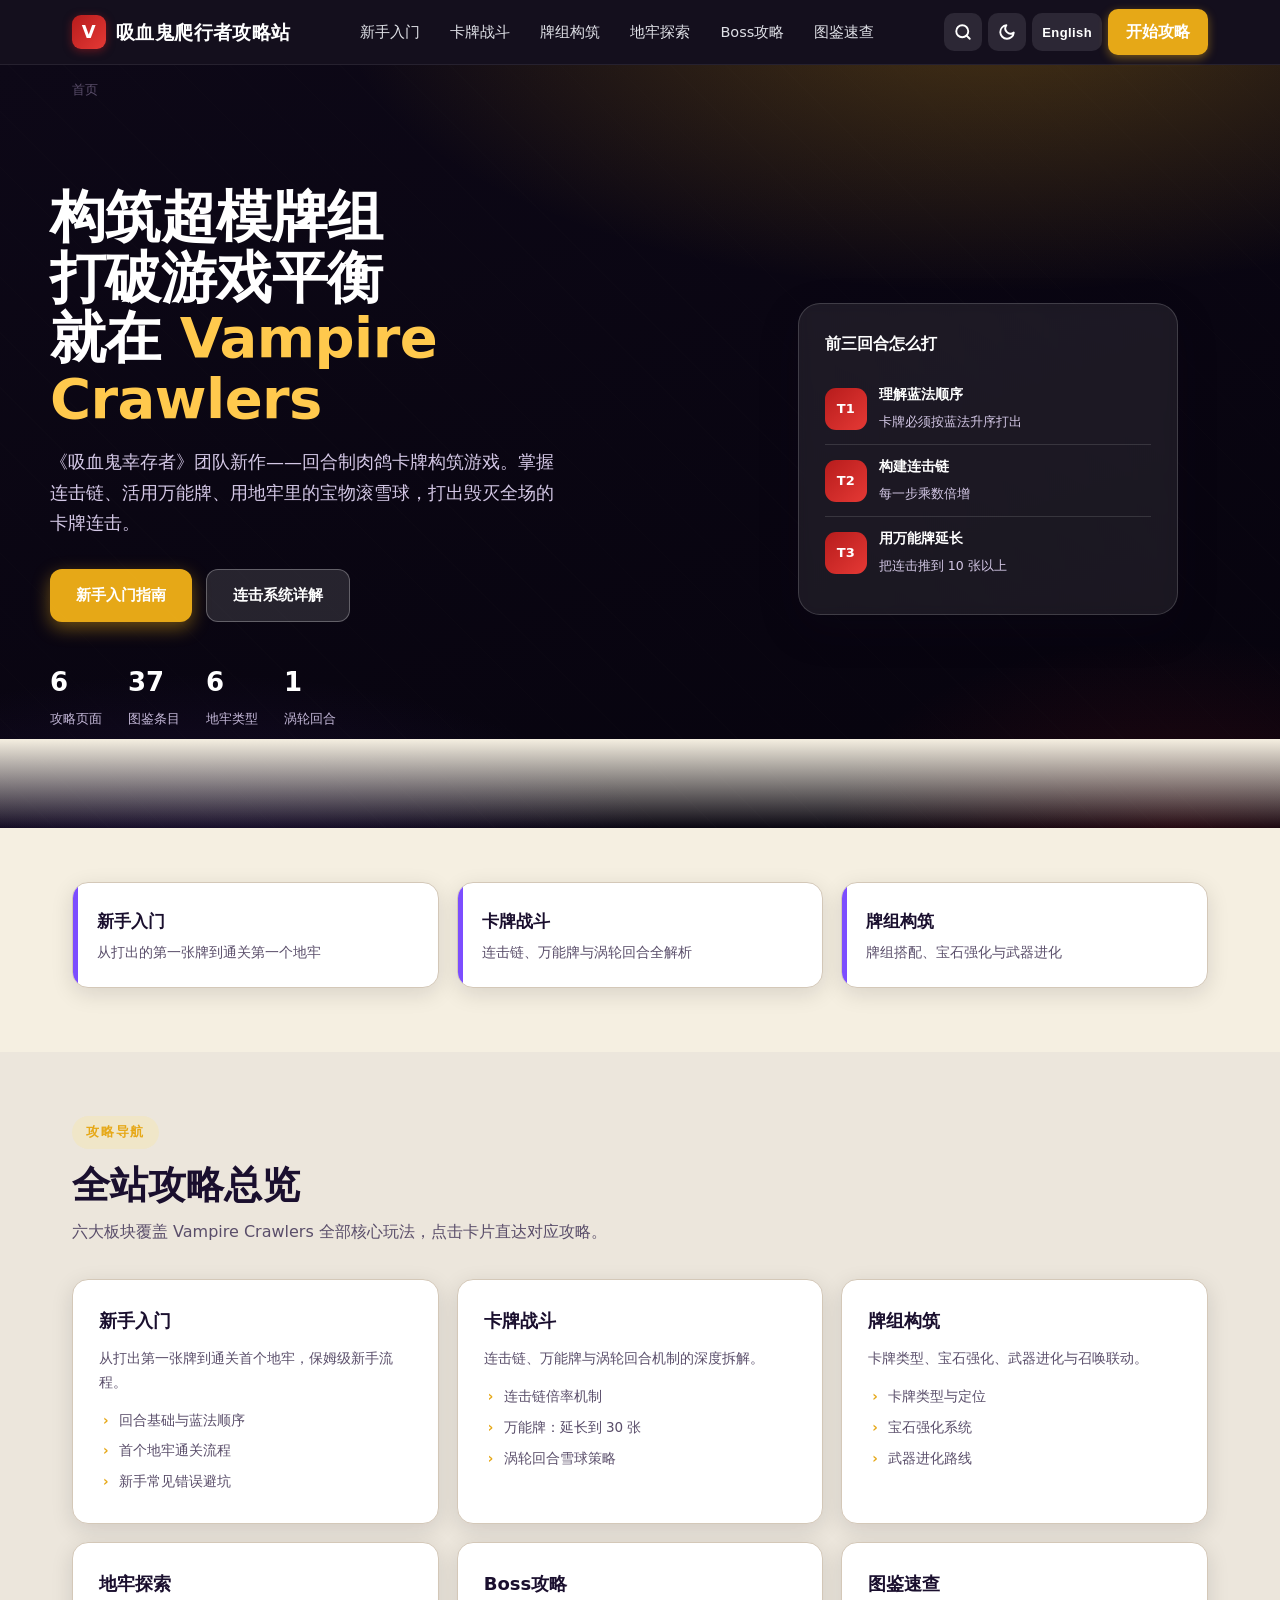
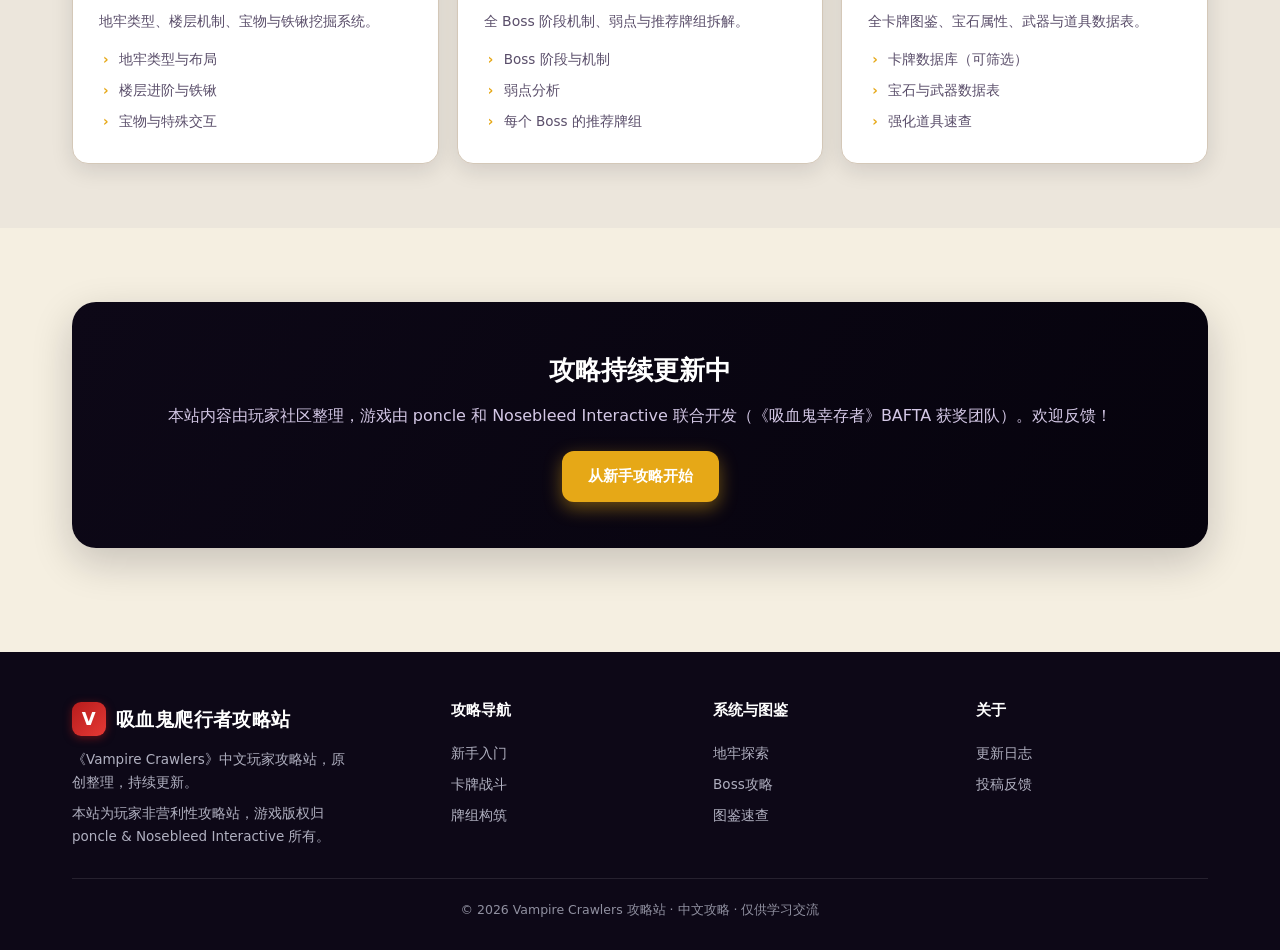
<file: index.html>
<!DOCTYPE html>
<html lang="zh-CN">
<head>
<meta charset="UTF-8">
<meta name="viewport" content="width=device-width, initial-scale=1.0">
<title>Vampire Crawlers 攻略站 | 吸血鬼爬行者中文攻略</title>
<meta name="description" content="《吸血鬼爬行者: 屠戮地牢的吸血鬼幸存者》中文攻略站：新手入门、卡牌连击系统、牌组构筑、地牢探索与图鉴速查。由 poncle 联合 Nosebleed Interactive 开发的回合制卡牌地牢探索 Rogue-lite，一站式攻略。">
<meta name="keywords" content="Vampire Crawlers,吸血鬼爬行者,攻略,poncle,Nosebleed Interactive,卡牌,地牢,roguelite,deckbuilder,Turboturn,连击,BLOBBER">
<link rel="stylesheet" href="css/style.css">
<link rel="manifest" href="manifest.json">
<meta name="theme-color" content="#0d0817">
<script type="application/ld+json">
{"@context":"https://schema.org","@type":"WebSite","name":"Vampire Crawlers 攻略站","alternateName":"Vampire Crawlers Guide","inLanguage":"zh-CN","url":"index.html","about":"《Vampire Crawlers》中文攻略站：新手入门、卡牌连击、牌组构筑、地牢探索与图鉴速查"}
</script>
</head>
<body>

<!-- ===== NAV ===== -->
<header class="nav">
  <div class="wrap nav-inner">
    <a href="index.html" class="brand"><span class="logo">V</span><span data-i18n="brand">吸血鬼爬行者攻略站</span></a>
    <nav class="nav-links" id="navLinks">
      <a href="getting-started.html" data-i18n="nav.getting-started">新手入门</a>
      <a href="combat.html" data-i18n="nav.combat">卡牌战斗</a>
      <a href="deckbuilding.html" data-i18n="nav.deckbuilding">牌组构筑</a>
      <a href="dungeons.html" data-i18n="nav.dungeons">地牢探索</a>
      <a href="bosses.html" data-i18n="nav.bosses">Boss攻略</a>
      <a href="items.html" data-i18n="nav.items">图鉴速查</a>
    </nav>
    <div class="nav-utils">
      <button class="nav-btn search-btn" aria-label="搜索"><svg width="18" height="18" viewBox="0 0 24 24" fill="none" stroke="currentColor" stroke-width="2.5" stroke-linecap="round" stroke-linejoin="round"><circle cx="11" cy="11" r="8"/><line x1="21" y1="21" x2="16.65" y2="16.65"/></svg></button>
      <button class="nav-btn dark-btn" aria-label="暗色模式"><svg width="18" height="18" viewBox="0 0 24 24" fill="none" stroke="currentColor" stroke-width="2.5" stroke-linecap="round" stroke-linejoin="round"><path d="M21 12.79A9 9 0 1 1 11.21 3 7 7 0 0 0 21 12.79z"/></svg></button>
      <button class="nav-btn lang-btn" aria-label="语言">English</button>
      <a href="getting-started.html" class="nav-cta" data-i18n="nav.cta.start">开始攻略</a>
    </div>
    <button class="burger" id="burger" aria-label="菜单"><span></span><span></span><span></span></button>
  </div>
</header>

<!-- ===== HERO ===== -->
<div class="hero" id="top">
  <div class="wrap" style="padding-top:14px">
    <div class="breadcrumb" style="color:#d4c8e6"><span data-en="Home">首页</span></div>
  </div>
  <div class="wrap hero-grid">
    <div>
      <h1 data-en="Build Busted Decks,&lt;br&gt;Break the Game in&lt;br&gt;&lt;span&gt;Vampire Crawlers&lt;/span&gt;">构筑超模牌组<br>打破游戏平衡<br>就在 <span>Vampire Crawlers</span></h1>
      <p class="tag" data-en="From the creators of Vampire Survivors — a turn-based roguelite deckbuilder. Master the combo chain, exploit Wilds, and snowball through dungeons with world-ending card combos.">《吸血鬼幸存者》团队新作——回合制肉鸽卡牌构筑游戏。掌握连击链、活用万能牌、用地牢里的宝物滚雪球，打出毁灭全场的卡牌连击。</p>
      <div class="hero-btns">
        <a href="getting-started.html" class="btn btn-primary" data-en="Beginner Guide">新手入门指南</a>
        <a href="combat.html" class="btn btn-ghost" data-en="Combo System">连击系统详解</a>
      </div>
      <div class="hero-stats">
        <div class="s"><b>6</b><small data-en="Guide Pages">攻略页面</small></div>
        <div class="s"><b>37</b><small data-en="Codex Entries">图鉴条目</small></div>
        <div class="s"><b>6</b><small data-en="Dungeon Types">地牢类型</small></div>
        <div class="s"><b>1</b><small data-en="Turboturn">涡轮回合</small></div>
      </div>
    </div>
    <div class="hero-art">
      <div class="island-card">
        <h3 data-en="First 3 Turns">前三回合怎么打</h3>
        <div class="day-row"><div class="day-badge">T1</div><div class="t"><b data-en="Learn Mana Order">理解蓝法顺序</b><small data-en="Cards must ascend in mana cost">卡牌必须按蓝法升序打出</small></div></div>
        <div class="day-row"><div class="day-badge">T2</div><div class="t"><b data-en="Build a Combo Chain">构建连击链</b><small data-en="Each step multiplies the next">每一步乘数倍增</small></div></div>
        <div class="day-row"><div class="day-badge">T3</div><div class="t"><b data-en="Use Wilds to Extend">用万能牌延长</b><small data-en="Push the stack to 10+ cards">把连击推到 10 张以上</small></div></div>
      </div>
    </div>
  </div>
</div>

<!-- ===== QUICK ACCESS ===== -->
<section style="padding-top:54px">
  <div class="wrap">
    <div class="quick">
      <a href="getting-started.html" class="qcard"><h3 data-en="Beginner Guide">新手入门</h3><p data-en="From first turn to first dungeon clear">从打出的第一张牌到通关第一个地牢</p></a>
      <a href="combat.html" class="qcard"><h3 data-en="Combat System">卡牌战斗</h3><p data-en="Combo chains, Wilds &amp; the Turboturn">连击链、万能牌与涡轮回合全解析</p></a>
      <a href="deckbuilding.html" class="qcard"><h3 data-en="Deck Building">牌组构筑</h3><p data-en="Synergy, gems &amp; weapon evolutions">牌组搭配、宝石强化与武器进化</p></a>
    </div>
  </div>
</section>

<!-- ===== GUIDE OVERVIEW ===== -->
<section class="bg-alt">
  <div class="wrap">
    <span class="eyebrow" data-en="Guide Navigation">攻略导航</span>
    <h2 class="title" data-en="Site Guide Overview">全站攻略总览</h2>
    <p class="subtitle" data-en="Six sections covering all core Vampire Crawlers gameplay. Click a card to jump to the guide.">六大板块覆盖 Vampire Crawlers 全部核心玩法，点击卡片直达对应攻略。</p>
    <div class="feature-grid">
      <a href="getting-started.html" class="fcard"><h4 data-en="Beginner Guide">新手入门</h4><p data-en="From your first card to your first dungeon clear — a step-by-step beginner timeline.">从打出第一张牌到通关首个地牢，保姆级新手流程。</p><ul><li data-en="Turn basics &amp; mana order">回合基础与蓝法顺序</li><li data-en="First dungeon walkthrough">首个地牢通关流程</li><li data-en="Common beginner mistakes">新手常见错误避坑</li></ul></a>
      <a href="combat.html" class="fcard"><h4 data-en="Combat System">卡牌战斗</h4><p data-en="Deep dive into the combo chain, Wilds, and the Turboturn mechanic.">连击链、万能牌与涡轮回合机制的深度拆解。</p><ul><li data-en="Combo chain multiplication">连击链倍率机制</li><li data-en="Wilds: extend to 30 cards">万能牌：延长到 30 张</li><li data-en="Turboturn snowball strategy">涡轮回合雪球策略</li></ul></a>
      <a href="deckbuilding.html" class="fcard"><h4 data-en="Deck Building">牌组构筑</h4><p data-en="Card types, gem augments, weapon evolutions, and summon synergies.">卡牌类型、宝石强化、武器进化与召唤联动。</p><ul><li data-en="Card types &amp; roles">卡牌类型与定位</li><li data-en="Gem augment system">宝石强化系统</li><li data-en="Weapon evolution guide">武器进化路线</li></ul></a>
      <a href="dungeons.html" class="fcard"><h4 data-en="Dungeon Exploration">地牢探索</h4><p data-en="Dungeon types, floor mechanics, treasures, and the shovel system.">地牢类型、楼层机制、宝物与铁锹挖掘系统。</p><ul><li data-en="Dungeon types &amp; layouts">地牢类型与布局</li><li data-en="Floor progression &amp; shovel">楼层进阶与铁锹</li><li data-en="Treasures &amp; interactions">宝物与特殊交互</li></ul></a>
      <a href="bosses.html" class="fcard"><h4 data-en="Boss Guides">Boss攻略</h4><p data-en="All bosses broken down by phases, weaknesses, and recommended decks.">全 Boss 阶段机制、弱点与推荐牌组拆解。</p><ul><li data-en="Boss phases &amp; mechanics">Boss 阶段与机制</li><li data-en="Weakness analysis">弱点分析</li><li data-en="Recommended decks per boss">每个 Boss 的推荐牌组</li></ul></a>
      <a href="items.html" class="fcard"><h4 data-en="Codex">图鉴速查</h4><p data-en="Full card codex, gem stats, weapons, and power-up tables.">全卡牌图鉴、宝石属性、武器与道具数据表。</p><ul><li data-en="Card database with filters">卡牌数据库（可筛选）</li><li data-en="Gem &amp; weapon stat tables">宝石与武器数据表</li><li data-en="Power-up reference">强化道具速查</li></ul></a>
    </div>
  </div>
</section>

<!-- ===== CTA ===== -->
<section>
  <div class="wrap">
    <div class="cta-strip">
      <h3 data-en="Guides Continuously Updated">攻略持续更新中</h3>
      <p data-en="Content curated by the player community. Game by poncle & Nosebleed Interactive, the BAFTA-winning creators of Vampire Survivors.">本站内容由玩家社区整理，游戏由 poncle 和 Nosebleed Interactive 联合开发（《吸血鬼幸存者》BAFTA 获奖团队）。欢迎反馈！</p>
      <a href="getting-started.html" class="btn btn-primary" data-en="Start with Beginner Guide">从新手攻略开始</a>
    </div>
  </div>
</section>

<!-- ===== FOOTER ===== -->
<footer>
  <div class="wrap">
    <div class="foot-grid">
      <div class="foot-brand">
        <a href="index.html" class="brand" style="color:#fff"><span class="logo">V</span><span data-en="Vampire Crawlers Guide">吸血鬼爬行者攻略站</span></a>
        <p data-i18n="foot.branddesc">《Vampire Crawlers》中文玩家攻略站，原创整理，持续更新。</p>
        <p class="disclaimer" data-en="This is a non-profit fan guide site. Game rights belong to poncle & Nosebleed Interactive.">本站为玩家非营利性攻略站，游戏版权归 poncle & Nosebleed Interactive 所有。</p>
      </div>
      <div><h4 data-i18n="foot.nav">攻略导航</h4><a href="getting-started.html" data-en="Beginner">新手入门</a><a href="combat.html" data-en="Combat">卡牌战斗</a><a href="deckbuilding.html" data-en="Deck Building">牌组构筑</a></div>
<div><h4 data-i18n="foot.systems">系统与图鉴</h4><a href="dungeons.html" data-en="Dungeons">地牢探索</a><a href="bosses.html" data-en="Bosses">Boss攻略</a><a href="items.html" data-en="Codex">图鉴速查</a></div>
<div><h4 data-i18n="foot.about">关于</h4><a href="changelog.html" data-i18n="foot.changelog">更新日志</a><a href="https://github.com/yxhtl/vampire-crawlers-guide" target="_blank" data-i18n="foot.feedback">投稿反馈</a></div>
    </div>
    <div class="foot-bottom" data-i18n="foot.copy">© 2026 Vampire Crawlers 攻略站 · 中文攻略 · 仅供学习交流</div>
  </div>
</footer>

<button id="toTop" aria-label="返回顶部" data-en="Top">顶部</button>
<div class="search-overlay" id="searchOverlay">
  <div class="search-panel">
    <div class="search-input-wrap">
      <span class="s-ico"></span>
      <input type="text" placeholder="搜索攻略、卡牌、机制…">
      <button class="search-close" aria-label="关闭">×</button>
    </div>
    <div class="search-results"></div>
  </div>
</div>
<script src="js/common.js"></script>
<script>if('serviceWorker' in navigator){navigator.serviceWorker.register('sw.js')}</script>
</body>
</html>
</file>
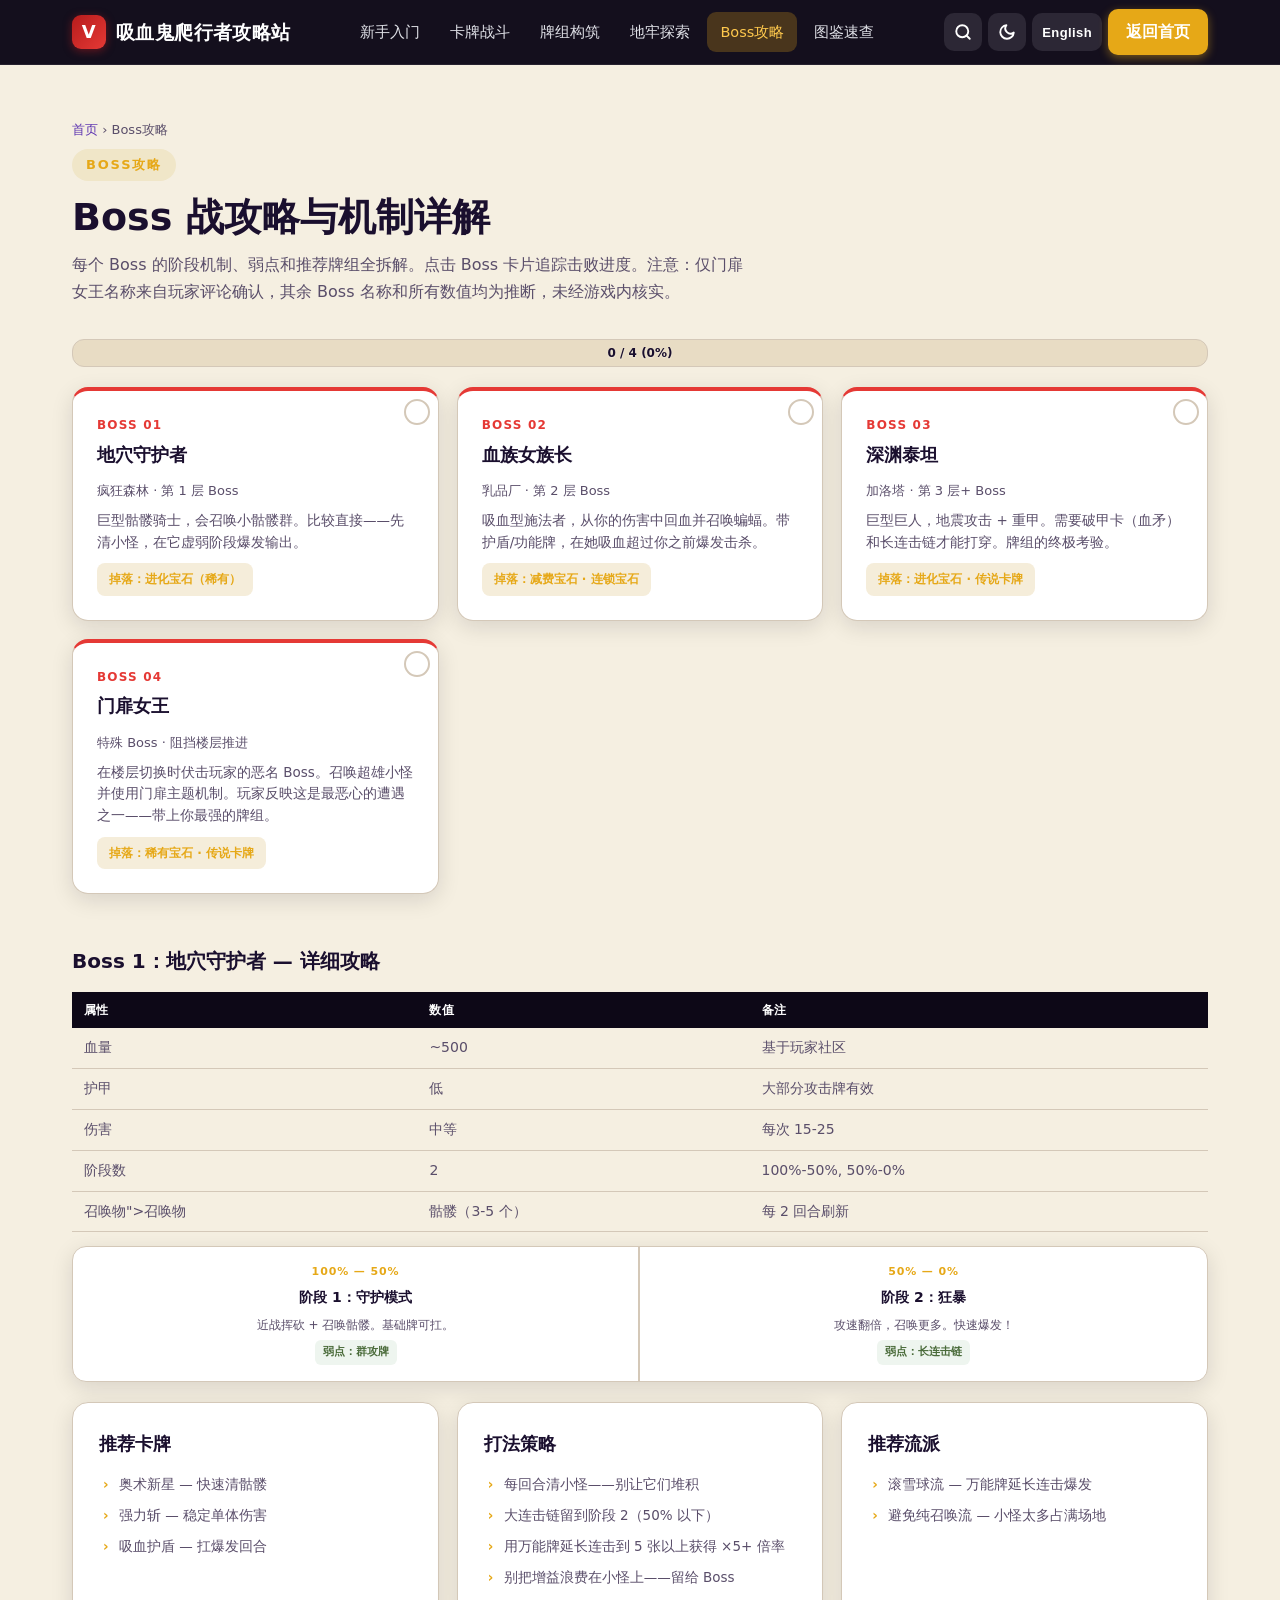
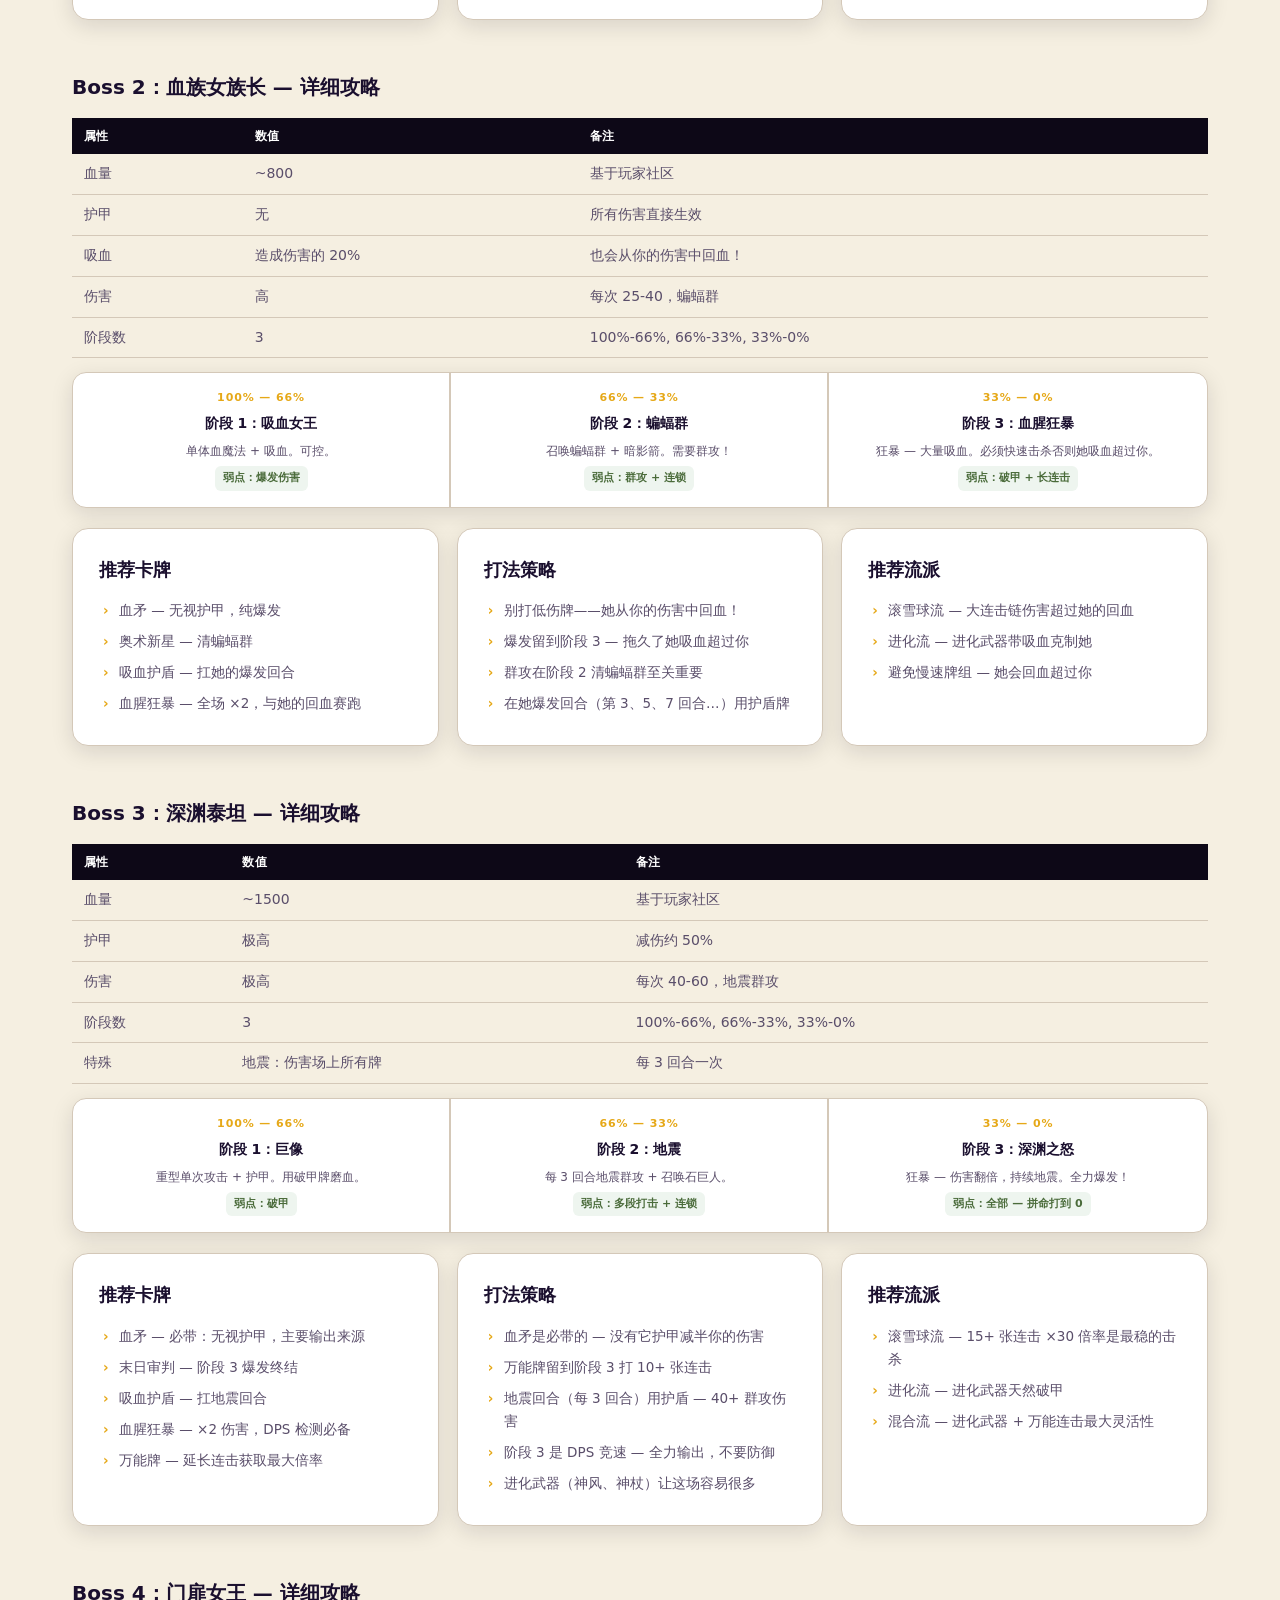
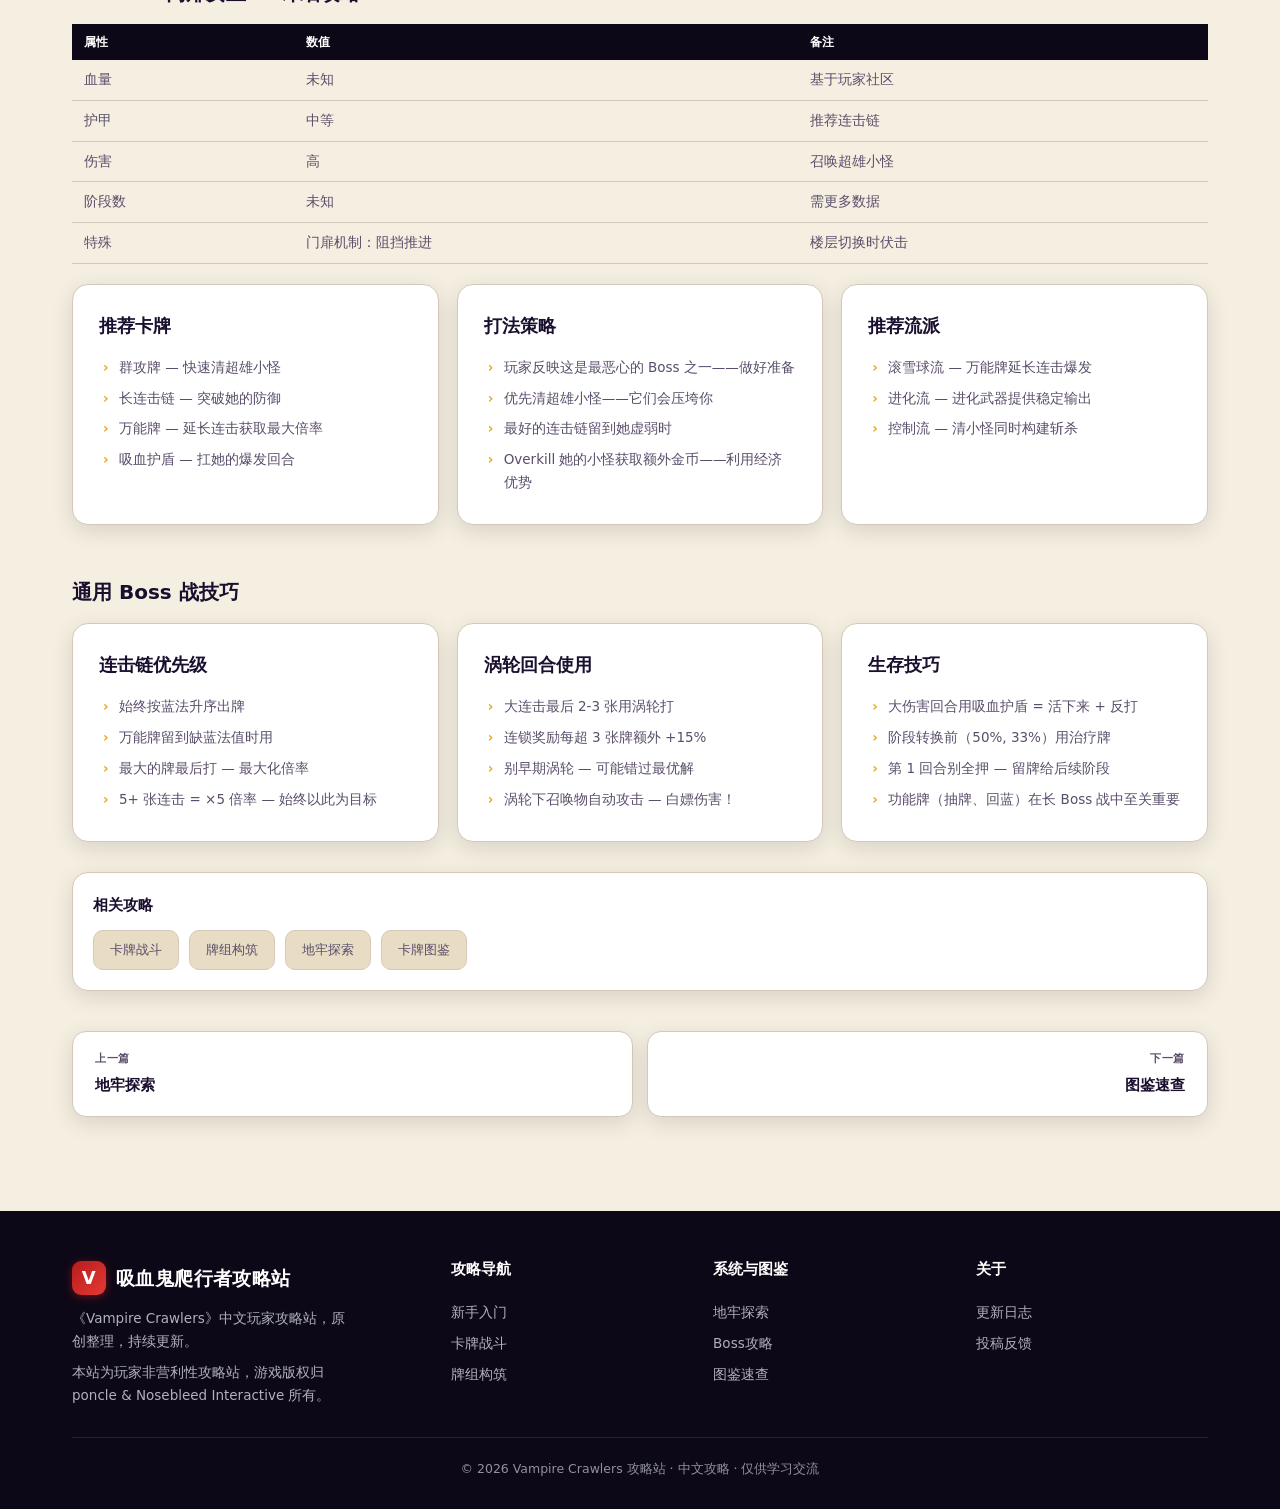
<file: bosses.html>
<!DOCTYPE html>
<html lang="zh-CN">
<head>
<meta charset="UTF-8">
<meta name="viewport" content="width=device-width, initial-scale=1.0">
<title>Boss 战攻略与机制详解 | Vampire Crawlers 攻略</title>
<meta name="description" content="Vampire Crawlers 全 Boss 攻略：地穴守护者、血族女族长、深渊泰坦。阶段机制、弱点分析、推荐牌组、掉落奖励一网打尽。">
<meta name="keywords" content="Vampire Crawlers Boss,地穴守护者,血族女族长,深渊泰坦,Boss攻略,阶段,弱点,掉落">
<link rel="stylesheet" href="css/style.css">
<link rel="manifest" href="manifest.json">
<meta name="theme-color" content="#0d0817">
<script type="application/ld+json">
{"@context":"https://schema.org","@type":"Article","headline":"Vampire Crawlers Boss 战攻略","inLanguage":"zh-CN","about":"Vampire Crawlers Boss 机制、弱点与策略","isPartOf":{"@type":"WebSite","name":"Vampire Crawlers 攻略站"}}
</script>
</head>
<body>

<header class="nav">
  <div class="wrap nav-inner">
    <a href="index.html" class="brand"><span class="logo">V</span><span data-i18n="brand">吸血鬼爬行者攻略站</span></a>
    <nav class="nav-links" id="navLinks">
      <a href="getting-started.html" data-i18n="nav.getting-started">新手入门</a>
      <a href="combat.html" data-i18n="nav.combat">卡牌战斗</a>
      <a href="deckbuilding.html" data-i18n="nav.deckbuilding">牌组构筑</a>
      <a href="dungeons.html" data-i18n="nav.dungeons">地牢探索</a>
      <a href="bosses.html" class="active" data-i18n="nav.bosses">Boss攻略</a>
      <a href="items.html" data-i18n="nav.items">图鉴速查</a>
    </nav>
    <div class="nav-utils">
      <button class="nav-btn search-btn" aria-label="搜索"><svg width="18" height="18" viewBox="0 0 24 24" fill="none" stroke="currentColor" stroke-width="2.5" stroke-linecap="round" stroke-linejoin="round"><circle cx="11" cy="11" r="8"/><line x1="21" y1="21" x2="16.65" y2="16.65"/></svg></button>
      <button class="nav-btn dark-btn" aria-label="暗色模式"><svg width="18" height="18" viewBox="0 0 24 24" fill="none" stroke="currentColor" stroke-width="2.5" stroke-linecap="round" stroke-linejoin="round"><path d="M21 12.79A9 9 0 1 1 11.21 3 7 7 0 0 0 21 12.79z"/></svg></button>
      <button class="nav-btn lang-btn" aria-label="语言">English</button>
      <a href="index.html" class="nav-cta" data-i18n="nav.cta.home">返回首页</a>
    </div>
    <button class="burger" id="burger" aria-label="菜单"><span></span><span></span><span></span></button>
  </div>
</header>

<section id="top" class="section-anchor" style="padding-top:54px">
  <div class="wrap">
    <div class="breadcrumb"><a href="index.html" data-en="Home">首页</a> <span>›</span> <span data-en="Bosses">Boss攻略</span></div>
    <span class="eyebrow" data-en="Boss Guides">Boss攻略</span>
    <h2 class="title" data-en="Boss Fight Strategies &amp; Mechanics">Boss 战攻略与机制详解</h2>
    <p class="subtitle" data-en="Every boss in Vampire Crawlers, broken down by phases, weaknesses, and recommended decks. Click bosses to track your progress. Note: Only Door Queen is confirmed from player reviews; other boss names and all stats are inferred and not verified in-game.">每个 Boss 的阶段机制、弱点和推荐牌组全拆解。点击 Boss 卡片追踪击败进度。注意：仅门扉女王名称来自玩家评论确认，其余 Boss 名称和所有数值均为推断，未经游戏内核实。</p>

    <!-- Progress bar -->
    <div class="progress-header">
      <div style="flex:1;min-width:200px">
        <div class="pbar" data-progress-bar="bosses">
          <div class="pbar-fill" style="width:0"></div>
          <div class="pbar-text">0 / 0 (0%)</div>
        </div>
      </div>
    </div>

    <!-- ===== BOSS OVERVIEW ===== -->
    <div class="boss-grid">
      <div class="boss-card" data-track="boss-crypt-warden" data-track-type="boss" data-track-group="bosses">
        <div class="boss-num">BOSS 01</div>
        <h4 data-en="Crypt Warden">地穴守护者</h4>
        <div class="boss-area" data-en="Mad Forest · Floor 1 Boss">疯狂森林 · 第 1 层 Boss</div>
        <p class="boss-strat" data-en="A towering skeleton knight that summons waves of minor skeletons. Relatively straightforward — focus down the adds, then burst the Warden during its vulnerable phase.">巨型骷髅骑士，会召唤小骷髅群。比较直接——先清小怪，在它虚弱阶段爆发输出。</p>
        <div class="boss-power" data-en="Drops: Evolution Gem (rare)">掉落：进化宝石（稀有）</div>
      </div>
      <div class="boss-card" data-track="boss-blood-matriarch" data-track-type="boss" data-track-group="bosses">
        <div class="boss-num">BOSS 02</div>
        <h4 data-en="Blood Matriarch">血族女族长</h4>
        <div class="boss-area" data-en="Dairy Plant · Floor 2 Boss">乳品厂 · 第 2 层 Boss</div>
        <p class="boss-strat" data-en="A vampiric spellcaster that heals from your damage and summons bats. Bring shield/utility cards and burst her down before she out-sustains you.">吸血型施法者，从你的伤害中回血并召唤蝙蝠。带护盾/功能牌，在她吸血超过你之前爆发击杀。</p>
        <div class="boss-power" data-en="Drops: Cost Gem · Cascade Gem">掉落：减费宝石 · 连锁宝石</div>
      </div>
      <div class="boss-card" data-track="boss-abyssal-titan" data-track-type="boss" data-track-group="bosses">
        <div class="boss-num">BOSS 03</div>
        <h4 data-en="Abyssal Titan">深渊泰坦</h4>
        <div class="boss-area" data-en="Gallo Tower · Floor 3+ Boss">加洛塔 · 第 3 层+ Boss</div>
        <p class="boss-strat" data-en="A massive giant with earthquake attacks and heavy armor. Requires armor-piercing cards (Blood Lance) and long combo chains to break through. The ultimate test of your deck.">巨型巨人，地震攻击 + 重甲。需要破甲卡（血矛）和长连击链才能打穿。牌组的终极考验。</p>
        <div class="boss-power" data-en="Drops: Evolution Gem · Legendary cards">掉落：进化宝石 · 传说卡牌</div>
      </div>
      <div class="boss-card" data-track="boss-door-queen" data-track-type="boss" data-track-group="bosses">
        <div class="boss-num">BOSS 04</div>
        <h4 data-en="Door Queen">门扉女王</h4>
        <div class="boss-area" data-en="Special Boss · Blocks Floor Progression">特殊 Boss · 阻挡楼层推进</div>
        <p class="boss-strat" data-en="A notorious boss that ambushes players during floor transitions. Summons aggressive minions and uses door-themed mechanics. Players report this as one of the most frustrating encounters — bring your best deck.">在楼层切换时伏击玩家的恶名 Boss。召唤超雄小怪并使用门扉主题机制。玩家反映这是最恶心的遭遇之一——带上你最强的牌组。</p>
        <div class="boss-power" data-en="Drops: Rare gems · Legendary cards">掉落：稀有宝石 · 传说卡牌</div>
      </div>
    </div>
    <div id="crypt-warden" class="section-anchor" style="margin-top:50px">
      <h4 style="color:var(--heading);margin-bottom:14px;font-size:20px" data-en="Boss 1: Crypt Warden — Detailed Guide">Boss 1：地穴守护者 — 详细攻略</h4>

      <table class="boss-stat-table">
        <thead><tr>
          <th data-en="Stat">属性</th>
          <th data-en="Value">数值</th>
          <th data-en="Notes">备注</th>
        </tr></thead>
        <tbody>
          <tr><td data-en="HP">血量</td><td>~500</td><td data-en="Based on player community">基于玩家社区</td></tr>
          <tr><td data-en="Armor">护甲</td><td data-en="Low">低</td><td data-en="Most attack cards work fine">大部分攻击牌有效</td></tr>
          <tr><td data-en="Damage">伤害</td><td data-en="Moderate">中等</td><td data-en="15-25 per hit">每次 15-25</td></tr>
          <tr><td data-en="Phase Count">阶段数</td><td>2</td><td data-en="100%-50%, 50%-0%">100%-50%, 50%-0%</td></tr>
          <tr><td data-en="Adds">召唤物">召唤物</td><td data-en="Skeletons (3-5)">骷髅（3-5 个）</td><td data-en="Spawn every 2 turns">每 2 回合刷新</td></tr>
        </tbody>
      </table>

      <div class="boss-phase-chart">
        <div class="boss-phase">
          <div class="phase-pct">100% — 50%</div>
          <div class="phase-name" data-en="Phase 1: Guard Mode">阶段 1：守护模式</div>
          <div class="phase-desc" data-en="Melee swings + skeleton summons. Tankable with basic cards.">近战挥砍 + 召唤骷髅。基础牌可扛。</div>
          <div class="phase-vuln" data-en="Vulnerable to: AoE attacks">弱点：群攻牌</div>
        </div>
        <div class="boss-phase">
          <div class="phase-pct">50% — 0%</div>
          <div class="phase-name" data-en="Phase 2: Frenzy">阶段 2：狂暴</div>
          <div class="phase-desc" data-en="Double attack speed, more adds. Burst down fast!">攻速翻倍，召唤更多。快速爆发！</div>
          <div class="phase-vuln" data-en="Vulnerable to: Long combo chains">弱点：长连击链</div>
        </div>
      </div>

      <div class="feature-grid" style="margin-top:20px">
        <div class="fcard"><h4 data-en="Recommended Cards">推荐卡牌</h4><ul>
          <li data-en="Arcane Nova — clear skeleton adds fast">奥术新星 — 快速清骷髅</li>
          <li data-en="Power Slash — reliable single-target damage">强力斩 — 稳定单体伤害</li>
          <li data-en="Vampiric Shield — survive burst turns">吸血护盾 — 扛爆发回合</li>
        </ul></div>
        <div class="fcard"><h4 data-en="Strategy">打法策略</h4><ul>
          <li data-en="Clear adds every turn — don't let them pile up">每回合清小怪——别让它们堆积</li>
          <li data-en="Save your big combo chain for phase 2 (below 50%)">大连击链留到阶段 2（50% 以下）</li>
          <li data-en="Use Wilds to extend chain past 5 cards for ×5+ multiplier">用万能牌延长连击到 5 张以上获得 ×5+ 倍率</li>
          <li data-en="Don't waste buffs on adds — save for boss damage">别把增益浪费在小怪上——留给 Boss</li>
        </ul></div>
        <div class="fcard"><h4 data-en="Deck Archetype">推荐流派</h4><ul>
          <li data-en="Snowball — extend chains with Wilds for big burst">滚雪球流 — 万能牌延长连击爆发</li>
          <li data-en="Avoid pure summon — adds clutter the board">避免纯召唤流 — 小怪太多占满场地</li>
        </ul></div>
      </div>
    </div>

    <!-- ===== BOSS 2: BLOOD MATRIARCH ===== -->
    <div id="blood-matriarch" class="section-anchor" style="margin-top:50px">
      <h4 style="color:var(--heading);margin-bottom:14px;font-size:20px" data-en="Boss 2: Blood Matriarch — Detailed Guide">Boss 2：血族女族长 — 详细攻略</h4>

      <table class="boss-stat-table">
        <thead><tr>
          <th data-en="Stat">属性</th>
          <th data-en="Value">数值</th>
          <th data-en="Notes">备注</th>
        </tr></thead>
        <tbody>
          <tr><td data-en="HP">血量</td><td>~800</td><td data-en="Based on player community">基于玩家社区</td></tr>
          <tr><td data-en="Armor">护甲</td><td data-en="None">无</td><td data-en="All damage goes through">所有伤害直接生效</td></tr>
          <tr><td data-en="Lifesteal">吸血</td><td data-en="20% of damage dealt">造成伤害的 20%</td><td data-en="Heals from YOUR damage too!">也会从你的伤害中回血！</td></tr>
          <tr><td data-en="Damage">伤害</td><td data-en="High">高</td><td data-en="25-40 per hit, bat swarm">每次 25-40，蝙蝠群</td></tr>
          <tr><td data-en="Phase Count">阶段数</td><td>3</td><td data-en="100%-66%, 66%-33%, 33%-0%">100%-66%, 66%-33%, 33%-0%</td></tr>
        </tbody>
      </table>

      <div class="boss-phase-chart">
        <div class="boss-phase">
          <div class="phase-pct">100% — 66%</div>
          <div class="phase-name" data-en="Phase 1: Vampire Queen">阶段 1：吸血女王</div>
          <div class="phase-desc" data-en="Single-target blood magic + lifesteal. Manageable.">单体血魔法 + 吸血。可控。</div>
          <div class="phase-vuln" data-en="Vulnerable to: Burst damage">弱点：爆发伤害</div>
        </div>
        <div class="boss-phase">
          <div class="phase-pct">66% — 33%</div>
          <div class="phase-name" data-en="Phase 2: Bat Swarm">阶段 2：蝙蝠群</div>
          <div class="phase-desc" data-en="Summons bat swarm + shadow bolts. AoE needed!">召唤蝙蝠群 + 暗影箭。需要群攻！</div>
          <div class="phase-vuln" data-en="Vulnerable to: AoE + Cascade">弱点：群攻 + 连锁</div>
        </div>
        <div class="boss-phase">
          <div class="phase-pct">33% — 0%</div>
          <div class="phase-name" data-en="Phase 3: Blood Frenzy">阶段 3：血腥狂暴</div>
          <div class="phase-desc" data-en="Enraged — massive lifesteal. Kill FAST or she outsustains you.">狂暴 — 大量吸血。必须快速击杀否则她吸血超过你。</div>
          <div class="phase-vuln" data-en="Vulnerable to: Armor-piercing + long chains">弱点：破甲 + 长连击</div>
        </div>
      </div>

      <div class="feature-grid" style="margin-top:20px">
        <div class="fcard"><h4 data-en="Recommended Cards">推荐卡牌</h4><ul>
          <li data-en="Blood Lance — ignores armor, pure damage burst">血矛 — 无视护甲，纯爆发</li>
          <li data-en="Arcane Nova — clear bat swarms">奥术新星 — 清蝙蝠群</li>
          <li data-en="Vampiric Shield — survive her burst turns">吸血护盾 — 扛她的爆发回合</li>
          <li data-en="Blood Frenzy — ×2 all damage, race her healing">血腥狂暴 — 全场 ×2，与她的回血赛跑</li>
        </ul></div>
        <div class="fcard"><h4 data-en="Strategy">打法策略</h4><ul>
          <li data-en="DON'T play weak cards that deal low damage — she heals from your damage!">别打低伤牌——她从你的伤害中回血！</li>
          <li data-en="Save burst for phase 3 — she out-sustains if you drag it out">爆发留到阶段 3 — 拖久了她吸血超过你</li>
          <li data-en="AoE is critical for phase 2 bat swarm clearing">群攻在阶段 2 清蝙蝠群至关重要</li>
          <li data-en="Use shield cards on her burst turns (turns 3, 5, 7...)">在她爆发回合（第 3、5、7 回合…）用护盾牌</li>
        </ul></div>
        <div class="fcard"><h4 data-en="Deck Archetype">推荐流派</h4><ul>
          <li data-en="Snowball — huge combo chain out-damages her healing">滚雪球流 — 大连击链伤害超过她的回血</li>
          <li data-en="Evolver — evolved weapons with lifesteal counter her">进化流 — 进化武器带吸血克制她</li>
          <li data-en="Avoid slow decks — she will out-sustain you">避免慢速牌组 — 她会回血超过你</li>
        </ul></div>
      </div>
    </div>

    <!-- ===== BOSS 3: ABYSSAL TITAN ===== -->
    <div id="abyssal-titan" class="section-anchor" style="margin-top:50px">
      <h4 style="color:var(--heading);margin-bottom:14px;font-size:20px" data-en="Boss 3: Abyssal Titan — Detailed Guide">Boss 3：深渊泰坦 — 详细攻略</h4>

      <table class="boss-stat-table">
        <thead><tr>
          <th data-en="Stat">属性</th>
          <th data-en="Value">数值</th>
          <th data-en="Notes">备注</th>
        </tr></thead>
        <tbody>
          <tr><td data-en="HP">血量</td><td>~1500</td><td data-en="Based on player community">基于玩家社区</td></tr>
          <tr><td data-en="Armor">护甲</td><td data-en="Very High">极高</td><td data-en="Reduces damage by ~50%">减伤约 50%</td></tr>
          <tr><td data-en="Damage">伤害</td><td data-en="Very High">极高</td><td data-en="40-60 per hit, earthquake AoE">每次 40-60，地震群攻</td></tr>
          <tr><td data-en="Phase Count">阶段数</td><td>3</td><td data-en="100%-66%, 66%-33%, 33%-0%">100%-66%, 66%-33%, 33%-0%</td></tr>
          <tr><td data-en="Special">特殊</td><td data-en="Earthquake: damages all cards on field">地震：伤害场上所有牌</td><td data-en="Every 3rd turn">每 3 回合一次</td></tr>
        </tbody>
      </table>

      <div class="boss-phase-chart">
        <div class="boss-phase">
          <div class="phase-pct">100% — 66%</div>
          <div class="phase-name" data-en="Phase 1: Colossus">阶段 1：巨像</div>
          <div class="phase-desc" data-en="Heavy single-target hits + armor. Chip away with armor-piercing.">重型单次攻击 + 护甲。用破甲牌磨血。</div>
          <div class="phase-vuln" data-en="Vulnerable to: Armor-piercing">弱点：破甲</div>
        </div>
        <div class="boss-phase">
          <div class="phase-pct">66% — 33%</div>
          <div class="phase-name" data-en="Phase 2: Earthquake">阶段 2：地震</div>
          <div class="phase-desc" data-en="Earthquake AoE every 3rd turn + summons rock golems.">每 3 回合地震群攻 + 召唤石巨人。</div>
          <div class="phase-vuln" data-en="Vulnerable to: Multi-hit + cascade">弱点：多段打击 + 连锁</div>
        </div>
        <div class="boss-phase">
          <div class="phase-pct">33% — 0%</div>
          <div class="phase-name" data-en="Phase 3: Abyssal Rage">阶段 3：深渊之怒</div>
          <div class="phase-desc" data-en="Enraged — double damage, continuous earthquakes. ALL-IN burst!">狂暴 — 伤害翻倍，持续地震。全力爆发！</div>
          <div class="phase-vuln" data-en="Vulnerable to: Everything — race to 0">弱点：全部 — 拼命打到 0</div>
        </div>
      </div>

      <div class="feature-grid" style="margin-top:20px">
        <div class="fcard"><h4 data-en="Recommended Cards">推荐卡牌</h4><ul>
          <li data-en="Blood Lance — ESSENTIAL: ignores armor, your main damage source">血矛 — 必带：无视护甲，主要输出来源</li>
          <li data-en="Apocalypse — finisher for phase 3 burst">末日审判 — 阶段 3 爆发终结</li>
          <li data-en="Vampiric Shield — survive earthquake turns">吸血护盾 — 扛地震回合</li>
          <li data-en="Blood Frenzy — ×2 damage, essential for DPS check">血腥狂暴 — ×2 伤害，DPS 检测必备</li>
          <li data-en="Wild Cards — extend chain for maximum multiplier">万能牌 — 延长连击获取最大倍率</li>
        </ul></div>
        <div class="fcard"><h4 data-en="Strategy">打法策略</h4><ul>
          <li data-en="Blood Lance is MANDATORY — without it, armor halves your damage">血矛是必带的 — 没有它护甲减半你的伤害</li>
          <li data-en="Save Wilds for a 10+ card chain in phase 3">万能牌留到阶段 3 打 10+ 张连击</li>
          <li data-en="Shield on earthquake turns (every 3rd) — 40+ AoE damage">地震回合（每 3 回合）用护盾 — 40+ 群攻伤害</li>
          <li data-en="Phase 3 is a DPS race — go ALL-IN, no defensive plays">阶段 3 是 DPS 竞速 — 全力输出，不要防御</li>
          <li data-en="Evolved weapons (Vento Sacro, Holy Wand) make this much easier">进化武器（神风、神杖）让这场容易很多</li>
        </ul></div>
        <div class="fcard"><h4 data-en="Deck Archetype">推荐流派</h4><ul>
          <li data-en="Snowball — 15+ card chain with ×30 multiplier is the safest kill">滚雪球流 — 15+ 张连击 ×30 倍率是最稳的击杀</li>
          <li data-en="Evolver — evolved weapons pierce armor naturally">进化流 — 进化武器天然破甲</li>
          <li data-en="Hybrid — evolve weapon + Wild chain for maximum flexibility">混合流 — 进化武器 + 万能连击最大灵活性</li>
        </ul></div>
      </div>
    </div>

    <!-- ===== BOSS 4: DOOR QUEEN ===== -->
    <div id="door-queen" class="section-anchor" style="margin-top:50px">
      <h4 style="color:var(--heading);margin-bottom:14px;font-size:20px" data-en="Boss 4: Door Queen — Detailed Guide">Boss 4：门扉女王 — 详细攻略</h4>

      <table class="boss-stat-table">
        <thead><tr>
          <th data-en="Stat">属性</th>
          <th data-en="Value">数值</th>
          <th data-en="Notes">备注</th>
        </tr></thead>
        <tbody>
          <tr><td data-en="HP">血量</td><td data-en="Unknown">未知</td><td data-en="Based on player community">基于玩家社区</td></tr>
          <tr><td data-en="Armor">护甲</td><td data-en="Moderate">中等</td><td data-en="Combo chains recommended">推荐连击链</td></tr>
          <tr><td data-en="Damage">伤害</td><td data-en="High">高</td><td data-en="Summons aggressive adds">召唤超雄小怪</td></tr>
          <tr><td data-en="Phase Count">阶段数</td><td data-en="Unknown">未知</td><td data-en="More data needed">需更多数据</td></tr>
          <tr><td data-en="Special">特殊</td><td data-en="Door mechanics: blocks progression">门扉机制：阻挡推进</td><td data-en="Ambushes during floor transitions">楼层切换时伏击</td></tr>
        </tbody>
      </table>

      <div class="feature-grid" style="margin-top:20px">
        <div class="fcard"><h4 data-en="Recommended Cards">推荐卡牌</h4><ul>
          <li data-en="AoE cards — clear aggressive adds fast">群攻牌 — 快速清超雄小怪</li>
          <li data-en="Long combo chains — burst through her defenses">长连击链 — 突破她的防御</li>
          <li data-en="Wild Cards — extend chain for maximum multiplier">万能牌 — 延长连击获取最大倍率</li>
          <li data-en="Vampiric Shield — survive her burst turns">吸血护盾 — 扛她的爆发回合</li>
        </ul></div>
        <div class="fcard"><h4 data-en="Strategy">打法策略</h4><ul>
          <li data-en="Players report this as one of the most frustrating bosses — be prepared">玩家反映这是最恶心的 Boss 之一——做好准备</li>
          <li data-en="Prioritize clearing her aggressive adds — they can overwhelm you">优先清超雄小怪——它们会压垮你</li>
          <li data-en="Save your best combo chain for when she's vulnerable">最好的连击链留到她虚弱时</li>
          <li data-en="Overkill her adds for bonus gold — use the economy advantage">Overkill 她的小怪获取额外金币——利用经济优势</li>
        </ul></div>
        <div class="fcard"><h4 data-en="Deck Archetype">推荐流派</h4><ul>
          <li data-en="Snowball — extend chains with Wilds for big burst">滚雪球流 — 万能牌延长连击爆发</li>
          <li data-en="Evolver — evolved weapons provide consistent damage">进化流 — 进化武器提供稳定输出</li>
          <li data-en="Control — manage adds while building your win condition">控制流 — 清小怪同时构建斩杀</li>
        </ul></div>
      </div>
    </div>

    <!-- ===== BOSS TIPS SUMMARY ===== -->
    <div style="margin-top:50px">
      <h4 style="color:var(--heading);margin-bottom:14px;font-size:20px" data-en="Universal Boss Tips">通用 Boss 战技巧</h4>
      <div class="feature-grid">
        <div class="fcard"><h4 data-en="Combo Chain Priority">连击链优先级</h4><ul>
          <li data-en="Always play in ascending mana order">始终按蓝法升序出牌</li>
          <li data-en="Save Wilds for when you're missing a mana cost">万能牌留到缺蓝法值时用</li>
          <li data-en="Biggest card LAST — maximize the multiplier">最大的牌最后打 — 最大化倍率</li>
          <li data-en="5+ card chain = ×5 multiplier — always aim for this">5+ 张连击 = ×5 倍率 — 始终以此为目标</li>
        </ul></div>
        <div class="fcard"><h4 data-en="Turboturn Usage">涡轮回合使用</h4><ul>
          <li data-en="Use Turboturn for the final 2-3 cards of your big combo">大连击最后 2-3 张用涡轮打</li>
          <li data-en="Cascade bonus adds +15% per extra card beyond 3">连锁奖励每超 3 张牌额外 +15%</li>
          <li data-en="Don't turbo early — you might miss the optimal play">别早期涡轮 — 可能错过最优解</li>
          <li data-en="Summons auto-attack during Turbo — free damage!">涡轮下召唤物自动攻击 — 白嫖伤害！</li>
        </ul></div>
        <div class="fcard"><h4 data-en="Survival Tips">生存技巧</h4><ul>
          <li data-en="Vampiric Shield on big damage turns = survive + counter">大伤害回合用吸血护盾 = 活下来 + 反打</li>
          <li data-en="Heal cards before phase transitions (50%, 33%)">阶段转换前（50%, 33%）用治疗牌</li>
          <li data-en="Don't over-commit on turn 1 — save cards for later phases">第 1 回合别全押 — 留牌给后续阶段</li>
          <li data-en="Utility cards (draw, mana) are crucial for long boss fights">功能牌（抽牌、回蓝）在长 Boss 战中至关重要</li>
        </ul></div>
      </div>
    </div>

    <div class="cross-links">
      <h4 data-en="Related Guides">相关攻略</h4>
      <div class="cl-list">
        <a href="combat.html" data-en="Combat System">卡牌战斗</a>
        <a href="deckbuilding.html" data-en="Deck Building">牌组构筑</a>
        <a href="dungeons.html" data-en="Dungeon Exploration">地牢探索</a>
        <a href="items.html" data-en="Card Codex">卡牌图鉴</a>
      </div>
    </div>

    <div class="page-nav">
      <a href="dungeons.html"><div class="pn-label" data-en="Previous">上一篇</div><div class="pn-title" data-en="Dungeon Exploration">地牢探索</div></a>
      <a href="items.html"><div class="pn-label" data-en="Next">下一篇</div><div class="pn-title" data-en="Card Codex">图鉴速查</div></a>
    </div>
  </div>
</section>

<footer>
  <div class="wrap">
    <div class="foot-grid">
      <div class="foot-brand">
        <a href="index.html" class="brand" style="color:#fff"><span class="logo">V</span><span data-en="Vampire Crawlers Guide">吸血鬼爬行者攻略站</span></a>
        <p data-i18n="foot.branddesc">《Vampire Crawlers》中文玩家攻略站，原创整理，持续更新。</p>
        <p class="disclaimer" data-en="This is a non-profit fan guide site. Game rights belong to poncle & Nosebleed Interactive.">本站为玩家非营利性攻略站，游戏版权归 poncle & Nosebleed Interactive 所有。</p>
      </div>
      <div><h4 data-i18n="foot.nav">攻略导航</h4><a href="getting-started.html" data-en="Beginner">新手入门</a><a href="combat.html" data-en="Combat">卡牌战斗</a><a href="deckbuilding.html" data-en="Deck Building">牌组构筑</a></div>
<div><h4 data-i18n="foot.systems">系统与图鉴</h4><a href="dungeons.html" data-en="Dungeons">地牢探索</a><a href="bosses.html" data-en="Bosses">Boss攻略</a><a href="items.html" data-en="Codex">图鉴速查</a></div>
<div><h4 data-i18n="foot.about">关于</h4><a href="changelog.html" data-i18n="foot.changelog">更新日志</a><a href="https://github.com/yxhtl/vampire-crawlers-guide" target="_blank" data-i18n="foot.feedback">投稿反馈</a></div>
    </div>
    <div class="foot-bottom" data-i18n="foot.copy">© 2026 Vampire Crawlers 攻略站 · 中文攻略 · 仅供学习交流</div>
  </div>
</footer>

<button id="toTop" aria-label="返回顶部" data-en="Top">顶部</button>
<div class="search-overlay" id="searchOverlay">
  <div class="search-panel">
    <div class="search-input-wrap">
      <span class="s-ico"></span>
      <input type="text" placeholder="搜索攻略、卡牌、机制…">
      <button class="search-close" aria-label="关闭">×</button>
    </div>
    <div class="search-results"></div>
  </div>
</div>
<script src="js/common.js"></script>
<script>if('serviceWorker' in navigator){navigator.serviceWorker.register('sw.js')}</script>
</body>
</html>
</file>
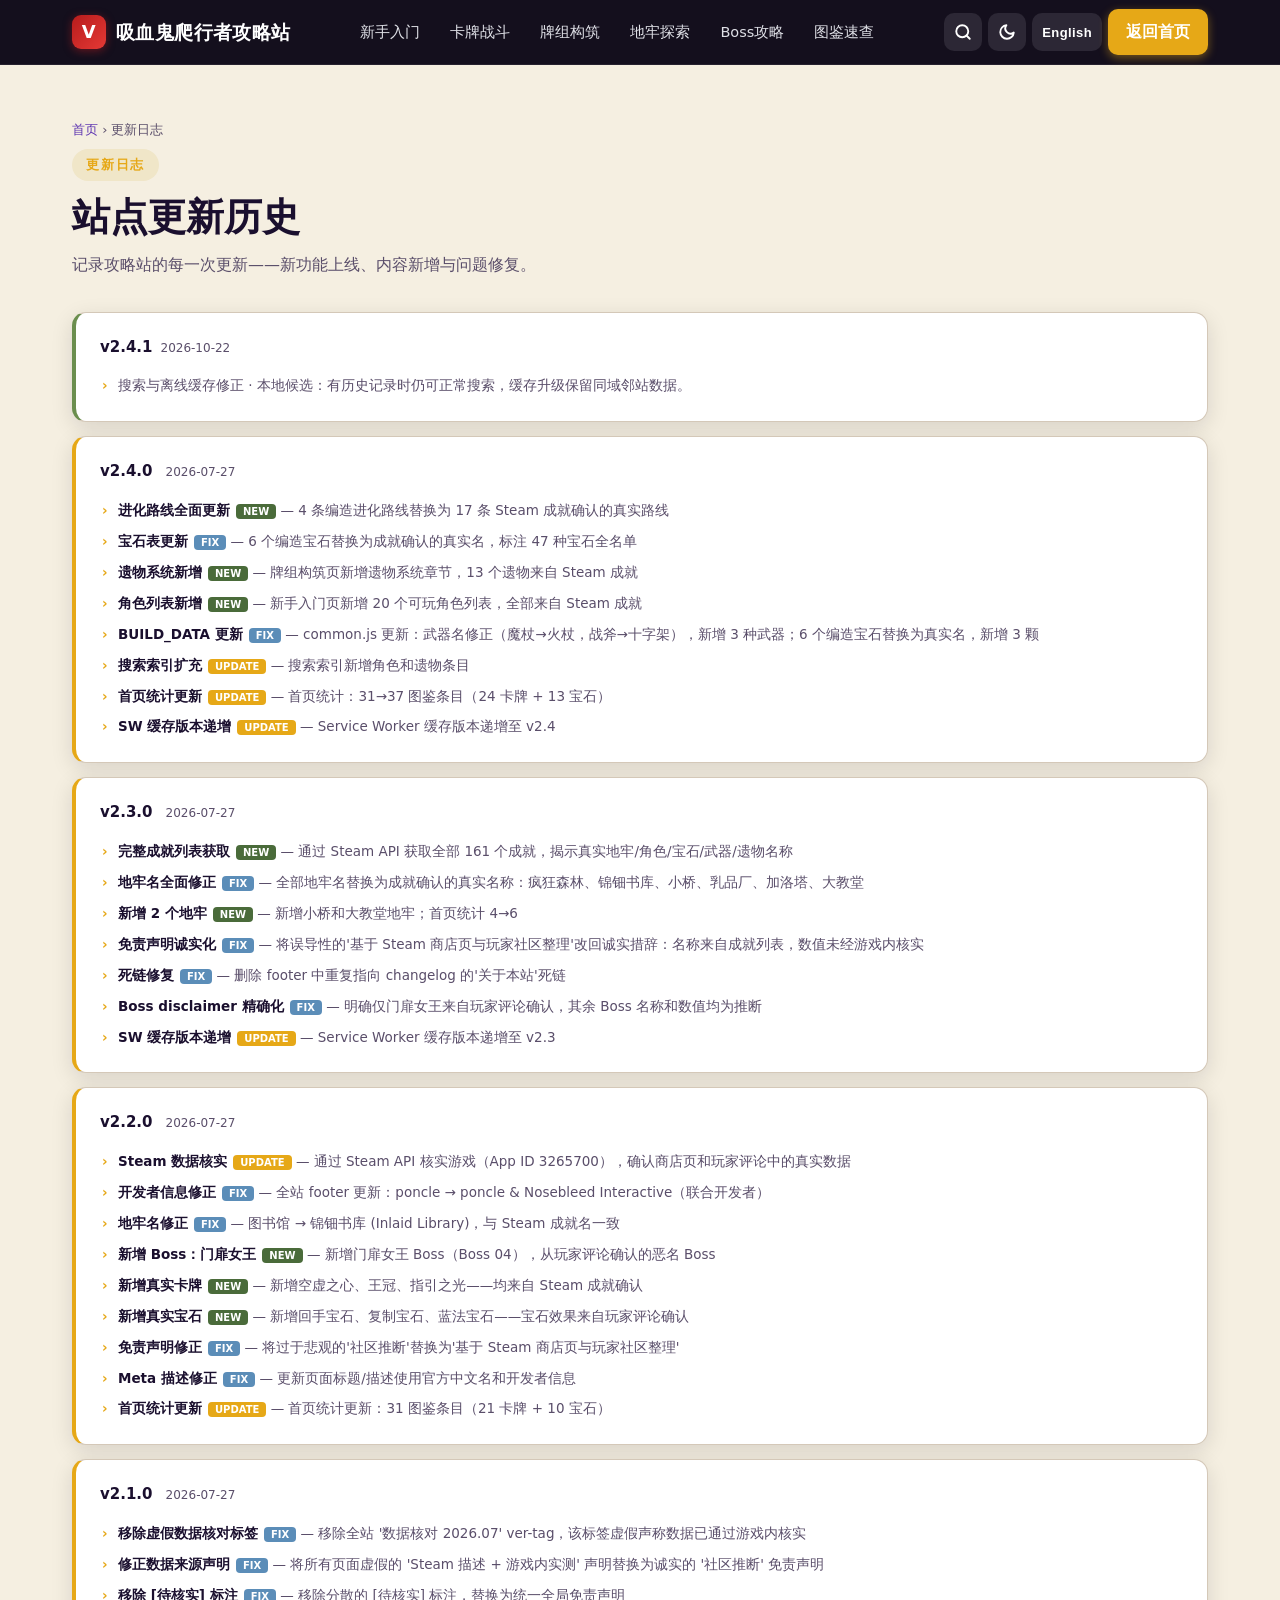
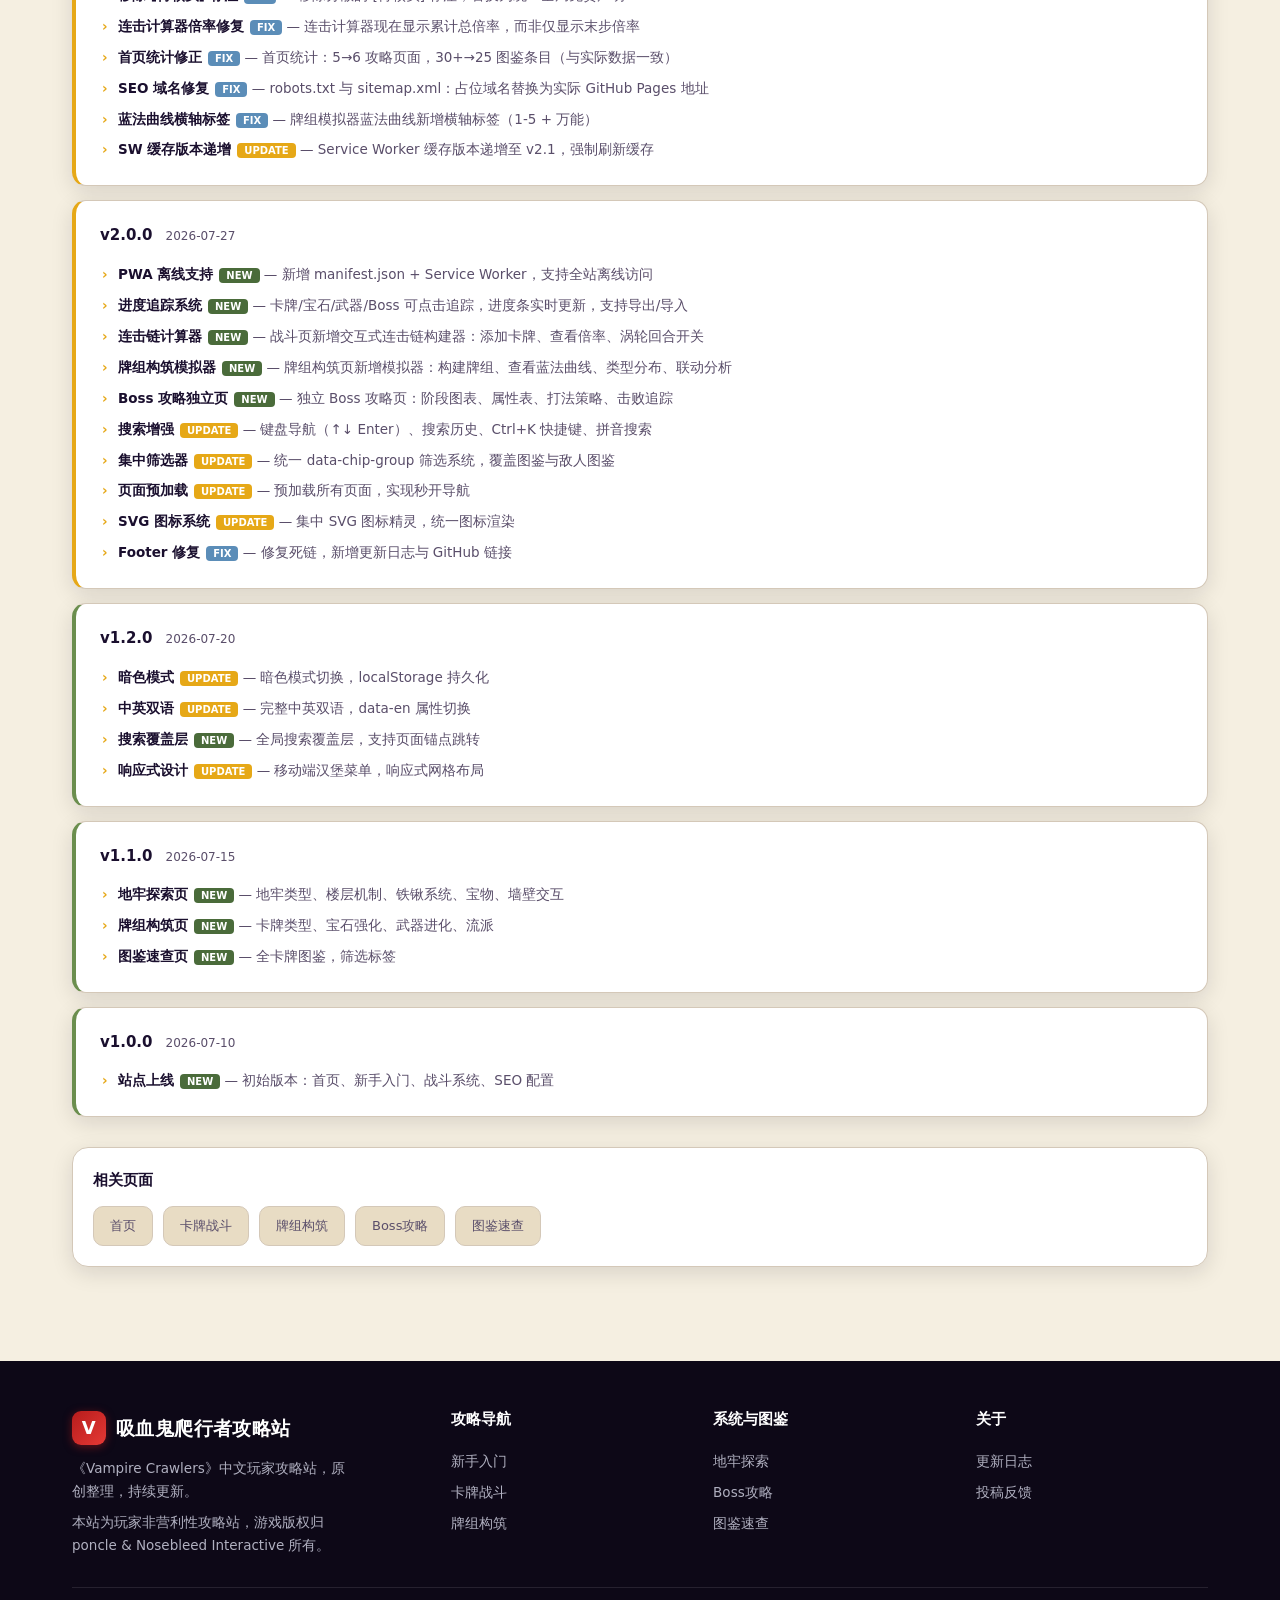
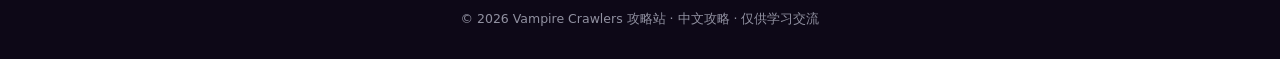
<file: changelog.html>
<!DOCTYPE html>
<html lang="zh-CN">
<head>
<meta charset="UTF-8">
<meta name="viewport" content="width=device-width, initial-scale=1.0">
<title>更新日志 | Vampire Crawlers 攻略</title>
<meta name="description" content="Vampire Crawlers 攻略站更新日志：版本记录、新功能上线、内容更新与修复记录。">
<meta name="keywords" content="Vampire Crawlers,更新日志,changelog,版本记录">
<link rel="stylesheet" href="css/style.css">
<link rel="manifest" href="manifest.json">
<meta name="theme-color" content="#0d0817">
<script type="application/ld+json">
{"@context":"https://schema.org","@type":"Article","headline":"Vampire Crawlers 攻略站更新日志","inLanguage":"zh-CN","about":"站点版本更新记录","isPartOf":{"@type":"WebSite","name":"Vampire Crawlers 攻略站"}}
</script>
</head>
<body>

<header class="nav">
  <div class="wrap nav-inner">
    <a href="index.html" class="brand"><span class="logo">V</span><span data-i18n="brand">吸血鬼爬行者攻略站</span></a>
    <nav class="nav-links" id="navLinks">
      <a href="getting-started.html" data-i18n="nav.getting-started">新手入门</a>
      <a href="combat.html" data-i18n="nav.combat">卡牌战斗</a>
      <a href="deckbuilding.html" data-i18n="nav.deckbuilding">牌组构筑</a>
      <a href="dungeons.html" data-i18n="nav.dungeons">地牢探索</a>
      <a href="bosses.html" data-i18n="nav.bosses">Boss攻略</a>
      <a href="items.html" data-i18n="nav.items">图鉴速查</a>
    </nav>
    <div class="nav-utils">
      <button class="nav-btn search-btn" aria-label="搜索"><svg width="18" height="18" viewBox="0 0 24 24" fill="none" stroke="currentColor" stroke-width="2.5" stroke-linecap="round" stroke-linejoin="round"><circle cx="11" cy="11" r="8"/><line x1="21" y1="21" x2="16.65" y2="16.65"/></svg></button>
      <button class="nav-btn dark-btn" aria-label="暗色模式"><svg width="18" height="18" viewBox="0 0 24 24" fill="none" stroke="currentColor" stroke-width="2.5" stroke-linecap="round" stroke-linejoin="round"><path d="M21 12.79A9 9 0 1 1 11.21 3 7 7 0 0 0 21 12.79z"/></svg></button>
      <button class="nav-btn lang-btn" aria-label="语言">English</button>
      <a href="index.html" class="nav-cta" data-i18n="nav.cta.home">返回首页</a>
    </div>
    <button class="burger" id="burger" aria-label="菜单"><span></span><span></span><span></span></button>
  </div>
</header>

<section id="top" class="section-anchor" style="padding-top:54px">
  <div class="wrap">
    <div class="breadcrumb"><a href="index.html" data-en="Home">首页</a> <span>›</span> <span data-en="Changelog">更新日志</span></div>
    <span class="eyebrow" data-en="Changelog">更新日志</span>
    <h2 class="title" data-en="Site Update History">站点更新历史</h2>
    <p class="subtitle" data-en="Track every update to the guide — new features, content additions, and bug fixes.">记录攻略站的每一次更新——新功能上线、内容新增与问题修复。</p>

    <div class="changelog-list">
      <div class="changelog-entry"><span class="cl-version">v2.4.1</span><span class="cl-date">2026-10-22</span>
        <ul class="cl-list"><li data-en="Search and offline-cache fixes · local candidate: empty search with history works, and cache updates preserve neighboring sites.">搜索与离线缓存修正 · 本地候选：有历史记录时仍可正常搜索，缓存升级保留同域邻站数据。</li></ul>
      </div>

      <div class="changelog-entry" style="border-left-color:var(--gold)">
        <span class="cl-version">v2.4.0</span>
        <span class="cl-date" data-en="2026-07-27">2026-07-27</span>
        <ul class="cl-list">
          <li><b>进化路线全面更新</b><span class="cl-tag-new">NEW</span> <span data-en="— Replaced 4 fabricated evolution routes with 17 real ones confirmed from Steam achievements (Evo_ prefix)">— 4 条编造进化路线替换为 17 条 Steam 成就确认的真实路线</span></li>
          <li><b>宝石表更新</b><span class="cl-tag-fix">FIX</span> <span data-en="— Replaced 6 fabricated gems with real ones from achievements; added note listing all 47 confirmed gem names">— 6 个编造宝石替换为成就确认的真实名，标注 47 种宝石全名单</span></li>
          <li><b>遗物系统新增</b><span class="cl-tag-new">NEW</span> <span data-en="— Added Relics section to deckbuilding page with 13 relics confirmed from Steam achievements">— 牌组构筑页新增遗物系统章节，13 个遗物来自 Steam 成就</span></li>
          <li><b>角色列表新增</b><span class="cl-tag-new">NEW</span> <span data-en="— Added 20 playable characters to getting-started page, all confirmed from Steam achievements">— 新手入门页新增 20 个可玩角色列表，全部来自 Steam 成就</span></li>
          <li><b>BUILD_DATA 更新</b><span class="cl-tag-fix">FIX</span> <span data-en="— Updated common.js: replaced fabricated weapon names (Magic Wand→Fire Wand, Axe→Cross) and added 3 new weapons (Garlic, Lightning Ring, Runetracer); replaced 6 fabricated gems with real ones, added 3 more (Steal, Retain, Refresh)">— common.js 更新：武器名修正（魔杖→火杖，战斧→十字架），新增 3 种武器；6 个编造宝石替换为真实名，新增 3 颗</span></li>
          <li><b>搜索索引扩充</b><span class="cl-tag-update">UPDATE</span> <span data-en="— Added search index entries for characters and relics sections">— 搜索索引新增角色和遗物条目</span></li>
          <li><b>首页统计更新</b><span class="cl-tag-update">UPDATE</span> <span data-en="— Hero stats: 31→37 codex entries (24 cards + 13 gems)">— 首页统计：31→37 图鉴条目（24 卡牌 + 13 宝石）</span></li>
          <li><b>SW 缓存版本递增</b><span class="cl-tag-update">UPDATE</span> <span data-en="— Service Worker cache version bumped to v2.4">— Service Worker 缓存版本递增至 v2.4</span></li>
        </ul>
      </div>

      <div class="changelog-entry" style="border-left-color:var(--gold)">
        <span class="cl-version">v2.3.0</span>
        <span class="cl-date" data-en="2026-07-27">2026-07-27</span>
        <ul class="cl-list">
          <li><b>完整成就列表获取</b><span class="cl-tag-new">NEW</span> <span data-en="— Fetched all 161 Steam achievements via GetGlobalAchievementPercentagesForApp API, revealing real dungeon/character/gem/weapon/relic names">— 通过 Steam API 获取全部 161 个成就，揭示真实地牢/角色/宝石/武器/遗物名称</span></li>
          <li><b>地牢名全面修正</b><span class="cl-tag-fix">FIX</span> <span data-en="— Replaced fabricated dungeon names with real names from achievements: Mad Forest, Tiny Bridge, Dairy Plant, Gallo Tower, Cappella Magna (Inlaid Library was already correct)">— 全部地牢名替换为成就确认的真实名称：疯狂森林、锦钿书库、小桥、乳品厂、加洛塔、大教堂</span></li>
          <li><b>新增 2 个地牢</b><span class="cl-tag-new">NEW</span> <span data-en="— Added Tiny Bridge and Cappella Magna dungeons; hero stats updated 4→6">— 新增小桥和大教堂地牢；首页统计 4→6</span></li>
          <li><b>免责声明诚实化</b><span class="cl-tag-fix">FIX</span> <span data-en="— Reverted misleading 'based on Steam store description' to honest wording: confirmed names from achievements, specific values not verified in-game">— 将误导性的'基于 Steam 商店页与玩家社区整理'改回诚实措辞：名称来自成就列表，数值未经游戏内核实</span></li>
          <li><b>死链修复</b><span class="cl-tag-fix">FIX</span> <span data-en="— Removed dead 'About' footer link that duplicated the changelog link">— 删除 footer 中重复指向 changelog 的'关于本站'死链</span></li>
          <li><b>Boss disclaimer 精确化</b><span class="cl-tag-fix">FIX</span> <span data-en="— Clarified that only Door Queen is confirmed from reviews; other boss names and all values are inferred">— 明确仅门扉女王来自玩家评论确认，其余 Boss 名称和数值均为推断</span></li>
          <li><b>SW 缓存版本递增</b><span class="cl-tag-update">UPDATE</span> <span data-en="— Service Worker cache version bumped to v2.3">— Service Worker 缓存版本递增至 v2.3</span></li>
        </ul>
      </div>

      <div class="changelog-entry" style="border-left-color:var(--gold)">
        <span class="cl-version">v2.2.0</span>
        <span class="cl-date" data-en="2026-07-27">2026-07-27</span>
        <ul class="cl-list">
          <li><b>Steam 数据核实</b><span class="cl-tag-update">UPDATE</span> <span data-en="— Verified game via Steam API (App ID 3265700), confirmed real game data from store page and player reviews">— 通过 Steam API 核实游戏（App ID 3265700），确认商店页和玩家评论中的真实数据</span></li>
          <li><b>开发者信息修正</b><span class="cl-tag-fix">FIX</span> <span data-en="— Updated all footers: poncle → poncle & Nosebleed Interactive (co-developer)">— 全站 footer 更新：poncle → poncle & Nosebleed Interactive（联合开发者）</span></li>
          <li><b>地牢名修正</b><span class="cl-tag-fix">FIX</span> <span data-en="— Library → Inlaid Library (锦钿书库), matching achievement name from Steam">— 图书馆 → 锦钿书库 (Inlaid Library)，与 Steam 成就名一致</span></li>
          <li><b>新增 Boss：门扉女王</b><span class="cl-tag-new">NEW</span> <span data-en="— Added Door Queen boss (Boss 04), confirmed from player reviews as a notorious encounter">— 新增门扉女王 Boss（Boss 04），从玩家评论确认的恶名 Boss</span></li>
          <li><b>新增真实卡牌</b><span class="cl-tag-new">NEW</span> <span data-en="— Added Hollow Heart, Crown, Guiding Light — all confirmed from Steam achievements">— 新增空虚之心、王冠、指引之光——均来自 Steam 成就确认</span></li>
          <li><b>新增真实宝石</b><span class="cl-tag-new">NEW</span> <span data-en="— Added Recall Gem, Copy Gem, Mana Gem — gem effects confirmed from player reviews">— 新增回手宝石、复制宝石、蓝法宝石——宝石效果来自玩家评论确认</span></li>
          <li><b>免责声明修正</b><span class="cl-tag-fix">FIX</span> <span data-en="— Replaced overly harsh 'community-inferred' with 'based on Steam store description and player community'">— 将过于悲观的'社区推断'替换为'基于 Steam 商店页与玩家社区整理'</span></li>
          <li><b>Meta 描述修正</b><span class="cl-tag-fix">FIX</span> <span data-en="— Updated page title/description to use official Chinese game name and developer info">— 更新页面标题/描述使用官方中文名和开发者信息</span></li>
          <li><b>首页统计更新</b><span class="cl-tag-update">UPDATE</span> <span data-en="— Hero stats updated: 31 codex entries (21 cards + 10 gems)">— 首页统计更新：31 图鉴条目（21 卡牌 + 10 宝石）</span></li>
        </ul>
      </div>

      <div class="changelog-entry" style="border-left-color:var(--gold)">
        <span class="cl-version">v2.1.0</span>
        <span class="cl-date" data-en="2026-07-27">2026-07-27</span>
        <ul class="cl-list">
          <li><b>移除虚假数据核对标签</b><span class="cl-tag-fix">FIX</span> <span data-en="— Removed all 'Verified 2026.07' ver-tags that falsely claimed data was verified through in-game testing">— 移除全站 '数据核对 2026.07' ver-tag，该标签虚假声称数据已通过游戏内核实</span></li>
          <li><b>修正数据来源声明</b><span class="cl-tag-fix">FIX</span> <span data-en="— Replaced false 'Steam description + in-game testing' claims with honest 'community-inferred' disclaimers across all pages">— 将所有页面虚假的 'Steam 描述 + 游戏内实测' 声明替换为诚实的 '社区推断' 免责声明</span></li>
          <li><b>移除 [待核实] 标注</b><span class="cl-tag-fix">FIX</span> <span data-en="— Replaced scattered [待核实] tags with unified global disclaimer; redundant once honest disclaimer is in place">— 移除分散的 [待核实] 标注，替换为统一全局免责声明</span></li>
          <li><b>连击计算器倍率修复</b><span class="cl-tag-fix">FIX</span> <span data-en="— Combo calculator now shows cumulative total multiplier instead of last-step multiplier">— 连击计算器现在显示累计总倍率，而非仅显示末步倍率</span></li>
          <li><b>首页统计修正</b><span class="cl-tag-fix">FIX</span> <span data-en="— Hero stats: 5→6 guide pages, 30+→25 codex entries (matching actual BUILD_DATA count)">— 首页统计：5→6 攻略页面，30+→25 图鉴条目（与实际数据一致）</span></li>
          <li><b>SEO 域名修复</b><span class="cl-tag-fix">FIX</span> <span data-en="— robots.txt and sitemap.xml: replaced placeholder domain with actual GitHub Pages URL">— robots.txt 与 sitemap.xml：占位域名替换为实际 GitHub Pages 地址</span></li>
          <li><b>蓝法曲线横轴标签</b><span class="cl-tag-fix">FIX</span> <span data-en="— Deck planner mana curve now has axis labels (1-5 + Wild)">— 牌组模拟器蓝法曲线新增横轴标签（1-5 + 万能）</span></li>
          <li><b>SW 缓存版本递增</b><span class="cl-tag-update">UPDATE</span> <span data-en="— Service Worker cache version bumped to v2.1 to force cache refresh">— Service Worker 缓存版本递增至 v2.1，强制刷新缓存</span></li>
        </ul>
      </div>

      <div class="changelog-entry" style="border-left-color:var(--gold)">
        <span class="cl-version">v2.0.0</span>
        <span class="cl-date" data-en="2026-07-27">2026-07-27</span>
        <ul class="cl-list">
          <li><b>PWA 离线支持</b><span class="cl-tag-new">NEW</span> <span data-en="— Manifest.json + Service Worker, full offline access to all guide pages">— 新增 manifest.json + Service Worker，支持全站离线访问</span></li>
          <li><b>进度追踪系统</b><span class="cl-tag-new">NEW</span> <span data-en="— Click-to-track on cards, gems, weapons, bosses; progress bars with localStorage persistence; export/import">— 卡牌/宝石/武器/Boss 可点击追踪，进度条实时更新，支持导出/导入</span></li>
          <li><b>连击链计算器</b><span class="cl-tag-new">NEW</span> <span data-en="— Interactive combo chain builder on Combat page: add cards, see damage multiplier, Turboturn toggle">— 战斗页新增交互式连击链构建器：添加卡牌、查看倍率、涡轮回合开关</span></li>
          <li><b>牌组构筑模拟器</b><span class="cl-tag-new">NEW</span> <span data-en="— Deck Planner on Deck Building page: build decks, view mana curve, type distribution, synergy analysis">— 牌组构筑页新增模拟器：构建牌组、查看蓝法曲线、类型分布、联动分析</span></li>
          <li><b>Boss 攻略独立页</b><span class="cl-tag-new">NEW</span> <span data-en="— Dedicated Boss page with phase charts, stat tables, strategy guides, and defeat tracking">— 独立 Boss 攻略页：阶段图表、属性表、打法策略、击败追踪</span></li>
          <li><b>搜索增强</b><span class="cl-tag-update">UPDATE</span> <span data-en="— Keyboard navigation (↑↓ Enter), search history, Ctrl+K shortcut, pinyin support">— 键盘导航（↑↓ Enter）、搜索历史、Ctrl+K 快捷键、拼音搜索</span></li>
          <li><b>集中筛选器</b><span class="cl-tag-update">UPDATE</span> <span data-en="— Unified data-chip-group filter system across items and enemy codex">— 统一 data-chip-group 筛选系统，覆盖图鉴与敌人图鉴</span></li>
          <li><b>页面预加载</b><span class="cl-tag-update">UPDATE</span> <span data-en="— Prefetch all pages for instant navigation">— 预加载所有页面，实现秒开导航</span></li>
          <li><b>SVG 图标系统</b><span class="cl-tag-update">UPDATE</span> <span data-en="— Centralized SVG sprite for consistent icon rendering">— 集中 SVG 图标精灵，统一图标渲染</span></li>
          <li><b>Footer 修复</b><span class="cl-tag-fix">FIX</span> <span data-en="— Fixed dead links, added changelog and GitHub links">— 修复死链，新增更新日志与 GitHub 链接</span></li>
        </ul>
      </div>

      <div class="changelog-entry">
        <span class="cl-version">v1.2.0</span>
        <span class="cl-date" data-en="2026-07-20">2026-07-20</span>
        <ul class="cl-list">
          <li><b>暗色模式</b><span class="cl-tag-update">UPDATE</span> <span data-en="— Dark mode toggle with localStorage persistence">— 暗色模式切换，localStorage 持久化</span></li>
          <li><b>中英双语</b><span class="cl-tag-update">UPDATE</span> <span data-en="— Full i18n with data-en attributes, language toggle">— 完整中英双语，data-en 属性切换</span></li>
          <li><b>搜索覆盖层</b><span class="cl-tag-new">NEW</span> <span data-en="— Global search overlay with page anchors">— 全局搜索覆盖层，支持页面锚点跳转</span></li>
          <li><b>响应式设计</b><span class="cl-tag-update">UPDATE</span> <span data-en="— Mobile burger menu, responsive grids">— 移动端汉堡菜单，响应式网格布局</span></li>
        </ul>
      </div>

      <div class="changelog-entry">
        <span class="cl-version">v1.1.0</span>
        <span class="cl-date" data-en="2026-07-15">2026-07-15</span>
        <ul class="cl-list">
          <li><b>地牢探索页</b><span class="cl-tag-new">NEW</span> <span data-en="— Dungeon types, floor mechanics, shovel system, treasures, walls">— 地牢类型、楼层机制、铁锹系统、宝物、墙壁交互</span></li>
          <li><b>牌组构筑页</b><span class="cl-tag-new">NEW</span> <span data-en="— Card types, gem augment, weapon evolutions, archetypes">— 卡牌类型、宝石强化、武器进化、流派</span></li>
          <li><b>图鉴速查页</b><span class="cl-tag-new">NEW</span> <span data-en="— Full card codex with filter chips">— 全卡牌图鉴，筛选标签</span></li>
        </ul>
      </div>

      <div class="changelog-entry">
        <span class="cl-version">v1.0.0</span>
        <span class="cl-date" data-en="2026-07-10">2026-07-10</span>
        <ul class="cl-list">
          <li><b>站点上线</b><span class="cl-tag-new">NEW</span> <span data-en="— Initial release: homepage, beginner guide, combat system, SEO setup">— 初始版本：首页、新手入门、战斗系统、SEO 配置</span></li>
        </ul>
      </div>

    </div>

    <div class="cross-links">
      <h4 data-en="Related">相关页面</h4>
      <div class="cl-list">
        <a href="index.html" data-en="Home">首页</a>
        <a href="combat.html" data-en="Combat">卡牌战斗</a>
        <a href="deckbuilding.html" data-en="Deck Building">牌组构筑</a>
        <a href="bosses.html" data-en="Bosses">Boss攻略</a>
        <a href="items.html" data-en="Codex">图鉴速查</a>
      </div>
    </div>
  </div>
</section>

<footer>
  <div class="wrap">
    <div class="foot-grid">
      <div class="foot-brand">
        <a href="index.html" class="brand" style="color:#fff"><span class="logo">V</span><span data-en="Vampire Crawlers Guide">吸血鬼爬行者攻略站</span></a>
        <p data-i18n="foot.branddesc">《Vampire Crawlers》中文玩家攻略站，原创整理，持续更新。</p>
        <p class="disclaimer" data-en="This is a non-profit fan guide site. Game rights belong to poncle & Nosebleed Interactive.">本站为玩家非营利性攻略站，游戏版权归 poncle & Nosebleed Interactive 所有。</p>
      </div>
      <div><h4 data-i18n="foot.nav">攻略导航</h4><a href="getting-started.html" data-en="Beginner">新手入门</a><a href="combat.html" data-en="Combat">卡牌战斗</a><a href="deckbuilding.html" data-en="Deck Building">牌组构筑</a></div>
      <div><h4 data-i18n="foot.systems">系统与图鉴</h4><a href="dungeons.html" data-en="Dungeons">地牢探索</a><a href="bosses.html" data-en="Bosses">Boss攻略</a><a href="items.html" data-en="Codex">图鉴速查</a></div>
      <div><h4 data-i18n="foot.about">关于</h4><a href="changelog.html" data-i18n="foot.changelog">更新日志</a><a href="https://github.com/yxhtl/vampire-crawlers-guide" target="_blank" data-i18n="foot.feedback">投稿反馈</a></div>
    </div>
    <div class="foot-bottom" data-i18n="foot.copy">© 2026 Vampire Crawlers 攻略站 · 中文攻略 · 仅供学习交流</div>
  </div>
</footer>

<button id="toTop" aria-label="返回顶部" data-en="Top">顶部</button>
<div class="search-overlay" id="searchOverlay">
  <div class="search-panel">
    <div class="search-input-wrap">
      <span class="s-ico"></span>
      <input type="text" placeholder="搜索攻略、卡牌、机制…">
      <button class="search-close" aria-label="关闭">×</button>
    </div>
    <div class="search-results"></div>
  </div>
</div>
<script src="js/common.js"></script>
<script>if('serviceWorker' in navigator){navigator.serviceWorker.register('sw.js')}</script>
</body>
</html>
</file>
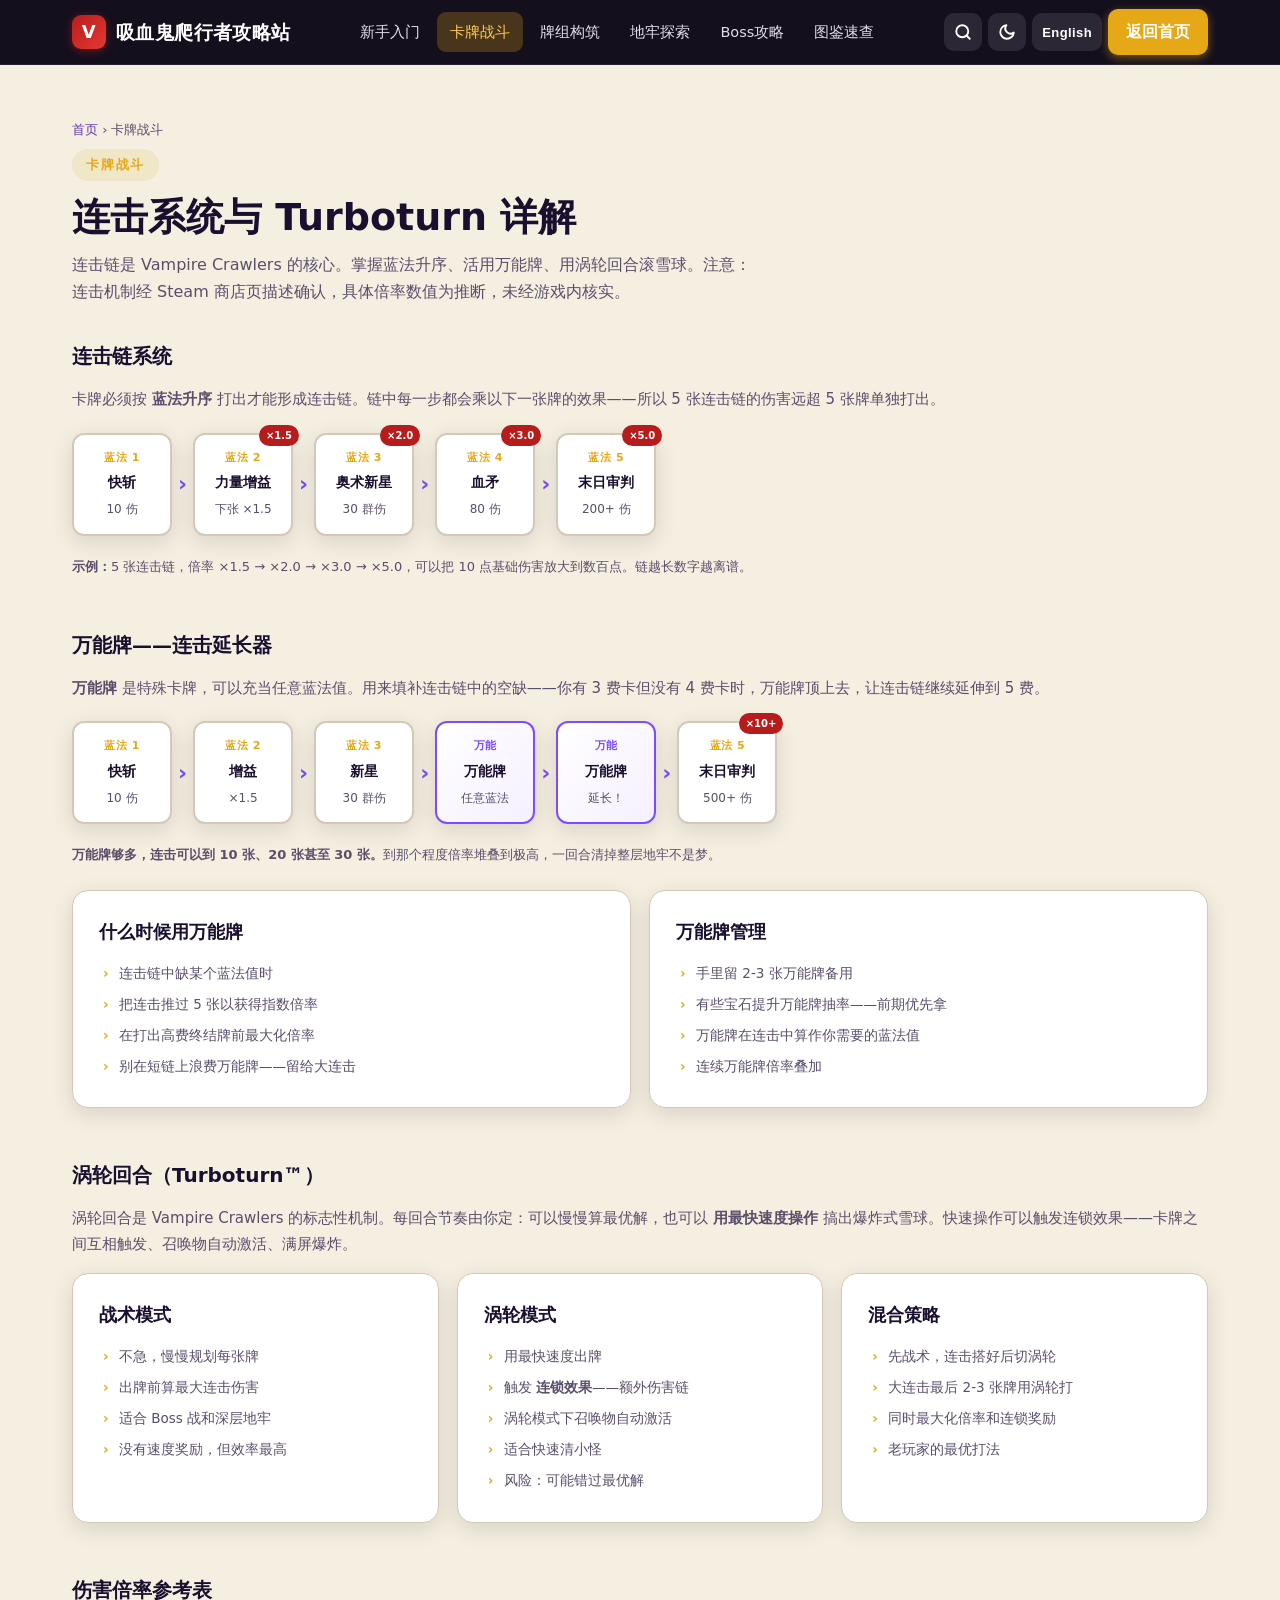
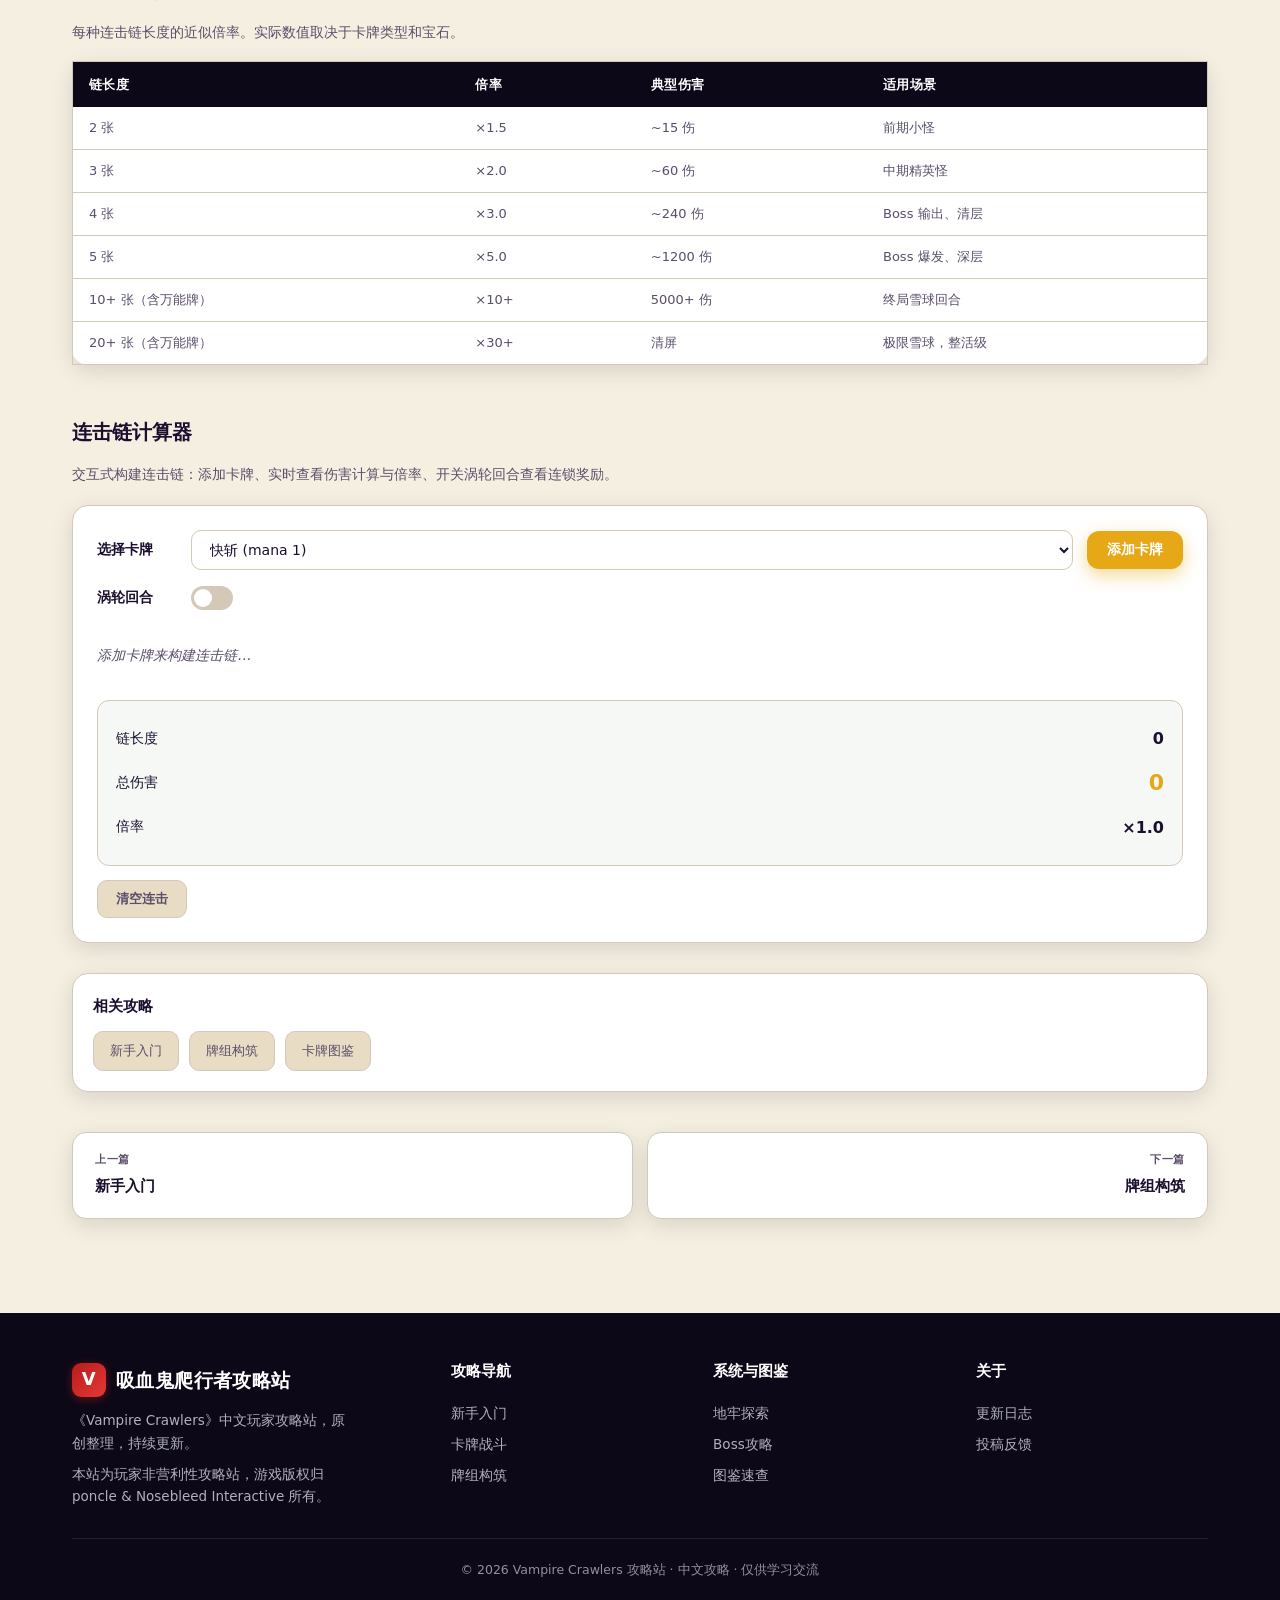
<file: combat.html>
<!DOCTYPE html>
<html lang="zh-CN">
<head>
<meta charset="UTF-8">
<meta name="viewport" content="width=device-width, initial-scale=1.0">
<title>卡牌战斗与连击系统 | Vampire Crawlers 攻略</title>
<meta name="description" content="Vampire Crawlers 卡牌战斗深度解析：连击链（Combo Chain）倍率机制、万能牌（Wilds）延长策略、涡轮回合（Turboturn）雪球玩法。核心机制全拆解。">
<meta name="keywords" content="Vampire Crawlers战斗,连击,combo chain,万能牌,wilds,涡轮回合,turboturn,蓝法,mana,倍率">
<link rel="stylesheet" href="css/style.css">
<link rel="manifest" href="manifest.json">
<meta name="theme-color" content="#0d0817">
<script type="application/ld+json">
{"@context":"https://schema.org","@type":"Article","headline":"Vampire Crawlers 卡牌战斗与连击系统","inLanguage":"zh-CN","about":"Vampire Crawlers 连击链、万能牌与涡轮回合机制详解","isPartOf":{"@type":"WebSite","name":"Vampire Crawlers 攻略站"}}
</script>
</head>
<body>

<header class="nav">
  <div class="wrap nav-inner">
    <a href="index.html" class="brand"><span class="logo">V</span><span data-i18n="brand">吸血鬼爬行者攻略站</span></a>
    <nav class="nav-links" id="navLinks">
      <a href="getting-started.html" data-i18n="nav.getting-started">新手入门</a>
      <a href="combat.html" class="active" data-i18n="nav.combat">卡牌战斗</a>
      <a href="deckbuilding.html" data-i18n="nav.deckbuilding">牌组构筑</a>
      <a href="dungeons.html" data-i18n="nav.dungeons">地牢探索</a>
      <a href="bosses.html" data-i18n="nav.bosses">Boss攻略</a>
      <a href="items.html" data-i18n="nav.items">图鉴速查</a>
    </nav>
    <div class="nav-utils">
      <button class="nav-btn search-btn" aria-label="搜索"><svg width="18" height="18" viewBox="0 0 24 24" fill="none" stroke="currentColor" stroke-width="2.5" stroke-linecap="round" stroke-linejoin="round"><circle cx="11" cy="11" r="8"/><line x1="21" y1="21" x2="16.65" y2="16.65"/></svg></button>
      <button class="nav-btn dark-btn" aria-label="暗色模式"><svg width="18" height="18" viewBox="0 0 24 24" fill="none" stroke="currentColor" stroke-width="2.5" stroke-linecap="round" stroke-linejoin="round"><path d="M21 12.79A9 9 0 1 1 11.21 3 7 7 0 0 0 21 12.79z"/></svg></button>
      <button class="nav-btn lang-btn" aria-label="语言">English</button>
      <a href="index.html" class="nav-cta" data-i18n="nav.cta.home">返回首页</a>
    </div>
    <button class="burger" id="burger" aria-label="菜单"><span></span><span></span><span></span></button>
  </div>
</header>

<section id="top" class="section-anchor" style="padding-top:54px">
  <div class="wrap">
    <div class="breadcrumb"><a href="index.html" data-en="Home">首页</a> <span>›</span> <span data-en="Combat">卡牌战斗</span></div>
    <span class="eyebrow" data-en="Combat System">卡牌战斗</span>
    <h2 class="title" data-en="Combo System &amp; Turboturn Guide">连击系统与 Turboturn 详解</h2>
    <p class="subtitle" data-en="The combo chain is the heart of Vampire Crawlers. Master the ascending mana order, exploit Wilds, and snowball with the Turboturn. Note: Combo mechanics are confirmed from the Steam store description; specific multiplier values are inferred and not verified in-game.">连击链是 Vampire Crawlers 的核心。掌握蓝法升序、活用万能牌、用涡轮回合滚雪球。注意：连击机制经 Steam 商店页描述确认，具体倍率数值为推断，未经游戏内核实。</p>

    <!-- ===== COMBO CHAIN ===== -->
    <div id="combo" class="section-anchor">
      <h4 style="color:var(--heading);margin-bottom:14px;font-size:20px" data-en="Combo Chain System">连击链系统</h4>
      <p style="margin-bottom:16px;color:var(--ink-soft);font-size:15px" data-en="Cards must be played in <b>ascending mana order</b> to form a combo chain. Each step in the chain multiplies the next card's effect — so a 5-card chain can deal exponentially more damage than 5 cards played separately.">卡牌必须按 <b>蓝法升序</b> 打出才能形成连击链。链中每一步都会乘以下一张牌的效果——所以 5 张连击链的伤害远超 5 张牌单独打出。</p>

      <div class="combo-chain">
        <div class="combo-step">
          <div class="cs-mana" data-en="Mana 1">蓝法 1</div>
          <div class="cs-name" data-en="Quick Slash">快斩</div>
          <div class="cs-effect" data-en="10 dmg">10 伤</div>
        </div>
        <div class="combo-arrow">›</div>
        <div class="combo-step">
          <div class="cs-mana" data-en="Mana 2">蓝法 2</div>
          <div class="cs-name" data-en="Power Buff">力量增益</div>
          <div class="cs-effect" data-en="×1.5 next">下张 ×1.5</div>
          <div class="cs-mult">×1.5</div>
        </div>
        <div class="combo-arrow">›</div>
        <div class="combo-step">
          <div class="cs-mana" data-en="Mana 3">蓝法 3</div>
          <div class="cs-name" data-en="Arcane Nova">奥术新星</div>
          <div class="cs-effect" data-en="30 AoE dmg">30 群伤</div>
          <div class="cs-mult">×2.0</div>
        </div>
        <div class="combo-arrow">›</div>
        <div class="combo-step">
          <div class="cs-mana" data-en="Mana 4">蓝法 4</div>
          <div class="cs-name" data-en="Blood Lance">血矛</div>
          <div class="cs-effect" data-en="80 dmg">80 伤</div>
          <div class="cs-mult">×3.0</div>
        </div>
        <div class="combo-arrow">›</div>
        <div class="combo-step">
          <div class="cs-mana" data-en="Mana 5">蓝法 5</div>
          <div class="cs-name" data-en="Apocalypse">末日审判</div>
          <div class="cs-effect" data-en="200+ dmg">200+ 伤</div>
          <div class="cs-mult">×5.0</div>
        </div>
      </div>
      <p style="font-size:13px;color:var(--ink-soft);margin-top:8px" data-en="Example: a 5-card chain with multipliers of ×1.5 → ×2.0 → ×3.0 → ×5.0 can turn 10 base damage into hundreds. The longer the chain, the more absurd the numbers."><b>示例：</b>5 张连击链，倍率 ×1.5 → ×2.0 → ×3.0 → ×5.0，可以把 10 点基础伤害放大到数百点。链越长数字越离谱。</p>
    </div>

    <!-- ===== WILDS ===== -->
    <div id="wilds" class="section-anchor" style="margin-top:50px">
      <h4 style="color:var(--heading);margin-bottom:14px;font-size:20px" data-en="Wilds — Chain Extenders">万能牌——连击延长器</h4>
      <p style="margin-bottom:16px;color:var(--ink-soft);font-size:15px" data-en="<b>Wilds</b> are special cards that act as any mana cost. They bridge gaps in your chain — if you have a 3-cost but no 4-cost card, a Wild fills the gap so you can keep the chain going to your 5-cost."> <b>万能牌</b> 是特殊卡牌，可以充当任意蓝法值。用来填补连击链中的空缺——你有 3 费卡但没有 4 费卡时，万能牌顶上去，让连击链继续延伸到 5 费。</p>

      <div class="combo-chain">
        <div class="combo-step">
          <div class="cs-mana" data-en="Mana 1">蓝法 1</div>
          <div class="cs-name" data-en="Quick Slash">快斩</div>
          <div class="cs-effect" data-en="10 dmg">10 伤</div>
        </div>
        <div class="combo-arrow">›</div>
        <div class="combo-step">
          <div class="cs-mana" data-en="Mana 2">蓝法 2</div>
          <div class="cs-name" data-en="Buff">增益</div>
          <div class="cs-effect" data-en="×1.5">×1.5</div>
        </div>
        <div class="combo-arrow">›</div>
        <div class="combo-step">
          <div class="cs-mana" data-en="Mana 3">蓝法 3</div>
          <div class="cs-name" data-en="Nova">新星</div>
          <div class="cs-effect" data-en="30 AoE">30 群伤</div>
        </div>
        <div class="combo-arrow">›</div>
        <div class="combo-step wild">
          <div class="cs-mana" data-en="WILD">万能</div>
          <div class="cs-name" data-en="Wild Card">万能牌</div>
          <div class="cs-effect" data-en="Any mana">任意蓝法</div>
        </div>
        <div class="combo-arrow">›</div>
        <div class="combo-step wild">
          <div class="cs-mana" data-en="WILD">万能</div>
          <div class="cs-name" data-en="Wild Card">万能牌</div>
          <div class="cs-effect" data-en="Extend!">延长！</div>
        </div>
        <div class="combo-arrow">›</div>
        <div class="combo-step">
          <div class="cs-mana" data-en="Mana 5">蓝法 5</div>
          <div class="cs-name" data-en="Apocalypse">末日审判</div>
          <div class="cs-effect" data-en="500+ dmg">500+ 伤</div>
          <div class="cs-mult">×10+</div>
        </div>
      </div>
      <p style="font-size:13px;color:var(--ink-soft);margin-top:8px" data-en="With enough Wilds, chains can reach <b>10, 20, or even 30 cards</b>. At that point the multipliers stack so high that single turns can wipe entire dungeon floors."><b>万能牌够多，连击可以到 10 张、20 张甚至 30 张。</b>到那个程度倍率堆叠到极高，一回合清掉整层地牢不是梦。</p>

      <div class="feature-grid" style="margin-top:24px">
        <div class="fcard"><h4 data-en="When to Use Wilds">什么时候用万能牌</h4><ul>
          <li data-en="When you're missing a specific mana cost in your chain">连击链中缺某个蓝法值时</li>
          <li data-en="To extend a chain past 5 cards for exponential multipliers">把连击推过 5 张以获得指数倍率</li>
          <li data-en="Before a high-cost finisher to maximize its multiplier">在打出高费终结牌前最大化倍率</li>
          <li data-en="Don't waste Wilds on short chains — save them for big combos">别在短链上浪费万能牌——留给大连击</li>
        </ul></div>
        <div class="fcard"><h4 data-en="Wild Card Management">万能牌管理</h4><ul>
          <li data-en="Keep 2-3 Wilds in hand for emergency chain extension">手里留 2-3 张万能牌备用</li>
          <li data-en="Some gems increase Wild draw chance — prioritize early">有些宝石提升万能牌抽率——前期优先拿</li>
          <li data-en="Wilds count as the played mana cost for combo purposes">万能牌在连击中算作你需要的蓝法值</li>
          <li data-en="Multiple Wilds in a row stack multipliers">连续万能牌倍率叠加</li>
        </ul></div>
      </div>
    </div>

    <!-- ===== TURBOTURN ===== -->
    <div id="turboturn" class="section-anchor" style="margin-top:50px">
      <h4 style="color:var(--heading);margin-bottom:14px;font-size:20px" data-en="The Turboturn™">涡轮回合（Turboturn™）</h4>
      <p style="margin-bottom:16px;color:var(--ink-soft);font-size:15px" data-en="The Turboturn is Vampire Crawlers' signature mechanic. You choose the pace of each turn: take your time for tactical perfection, or play <b>as fast as humanly possible</b> for absolute snowballing carnage. Fast play can trigger cascading effects — cards chain off each other for bonus damage, summons auto-activate, and the whole screen explodes.">涡轮回合是 Vampire Crawlers 的标志性机制。每回合节奏由你定：可以慢慢算最优解，也可以 <b>用最快速度操作</b> 搞出爆炸式雪球。快速操作可以触发连锁效果——卡牌之间互相触发、召唤物自动激活、满屏爆炸。</p>

      <div class="feature-grid">
        <div class="fcard"><h4 data-en="Tactical Mode">战术模式</h4><ul>
          <li data-en="Take your time, plan each card placement">不急，慢慢规划每张牌</li>
          <li data-en="Calculate maximum combo damage before playing">出牌前算最大连击伤害</li>
          <li data-en="Best for boss fights and deep dungeon floors">适合 Boss 战和深层地牢</li>
          <li data-en="No speed bonus, but maximum efficiency">没有速度奖励，但效率最高</li>
        </ul></div>
        <div class="fcard"><h4 data-en="Turbo Mode">涡轮模式</h4><ul>
          <li data-en="Play cards as fast as possible">用最快速度出牌</li>
          <li data-en="Triggers <b>cascading effects</b> — bonus damage chains">触发 <b>连锁效果</b>——额外伤害链</li>
          <li data-en="Summons auto-activate during Turbo">涡轮模式下召唤物自动激活</li>
          <li data-en="Best for clearing trash mobs fast">适合快速清小怪</li>
          <li data-en="Risk: might miss optimal play">风险：可能错过最优解</li>
        </ul></div>
        <div class="fcard"><h4 data-en="Hybrid Strategy">混合策略</h4><ul>
          <li data-en="Start tactical, switch to Turbo when chain is set up">先战术，连击搭好后切涡轮</li>
          <li data-en="Use Turbo for the final 2-3 cards of a big combo">大连击最后 2-3 张牌用涡轮打</li>
          <li data-en="This maximizes both multiplier and cascade bonus">同时最大化倍率和连锁奖励</li>
          <li data-en="The optimal playstyle for experienced players">老玩家的最优打法</li>
        </ul></div>
      </div>
    </div>

    <!-- ===== DAMAGE SCALING TABLE ===== -->
    <div style="margin-top:50px">
      <h4 style="color:var(--heading);margin-bottom:14px;font-size:20px" data-en="Damage Scaling Reference">伤害倍率参考表</h4>
      <p style="margin-bottom:16px;color:var(--ink-soft);font-size:14px" data-en="Approximate multiplier per chain length. Actual values depend on card types and gems.">每种连击链长度的近似倍率。实际数值取决于卡牌类型和宝石。</p>
      <table class="data-table">
        <thead><tr>
          <th data-en="Chain Length">链长度</th>
          <th data-en="Multiplier">倍率</th>
          <th data-en="Typical Damage">典型伤害</th>
          <th data-en="When to Aim For">适用场景</th>
        </tr></thead>
        <tbody>
          <tr><td data-en="2 cards">2 张</td><td>×1.5</td><td data-en="~15 dmg">~15 伤</td><td data-en="Early game, trash mobs">前期小怪</td></tr>
          <tr><td data-en="3 cards">3 张</td><td>×2.0</td><td data-en="~60 dmg">~60 伤</td><td data-en="Mid game, elites">中期精英怪</td></tr>
          <tr><td data-en="4 cards">4 张</td><td>×3.0</td><td data-en="~240 dmg">~240 伤</td><td data-en="Boss damage, floor clearing">Boss 输出、清层</td></tr>
          <tr><td data-en="5 cards">5 张</td><td>×5.0</td><td data-en="~1200 dmg">~1200 伤</td><td data-en="Boss burst, deep floors">Boss 爆发、深层</td></tr>
          <tr><td data-en="10+ cards (with Wilds)">10+ 张（含万能牌）</td><td>×10+</td><td data-en="5000+ dmg">5000+ 伤</td><td data-en="Endgame, snowball turns">终局雪球回合</td></tr>
          <tr><td data-en="20+ cards (with Wilds)">20+ 张（含万能牌）</td><td>×30+</td><td data-en="Screen wipe">清屏</td><td data-en="Maximum snowball, meme-tier">极限雪球，整活级</td></tr>
        </tbody>
      </table>
    </div>

    <!-- ===== COMBO CALCULATOR ===== -->
    <div id="calculator" class="section-anchor" style="margin-top:50px">
      <h4 style="color:var(--heading);margin-bottom:14px;font-size:20px" data-en="Combo Chain Calculator">连击链计算器</h4>
      <p style="margin-bottom:16px;color:var(--ink-soft);font-size:14px" data-en="Build your combo chain interactively: add cards, see real-time damage calculation with multipliers, toggle Turboturn for cascade bonuses.">交互式构建连击链：添加卡牌、实时查看伤害计算与倍率、开关涡轮回合查看连锁奖励。</p>

      <div class="calc-box">
        <div class="calc-row">
          <label data-i18n="calc.selectCard">选择卡牌</label>
          <select id="combo-card-select"></select>
          <button class="btn btn-primary" id="combo-add-btn" style="padding:10px 20px;font-size:14px" data-i18n="calc.addCard">添加卡牌</button>
        </div>
        <div class="calc-row">
          <label data-i18n="calc.turboturn">涡轮回合</label>
          <label class="toggle-switch">
            <input type="checkbox" id="combo-turboturn">
            <span class="ts-slider"></span>
          </label>
        </div>

        <div class="combo-chain-display" id="combo-chain-display">
          <span class="cs-placeholder" data-en="Add cards to build your combo chain…">添加卡牌来构建连击链…</span>
        </div>

        <div class="calc-result" id="combo-result">
          <div class="rline"><span data-i18n="calc.chainLength">链长度</span><b>0</b></div>
          <div class="rline"><span data-i18n="calc.totalDamage">总伤害</span><b class="big">0</b></div>
          <div class="rline"><span data-i18n="calc.multiplier">倍率</span><b>×1.0</b></div>
          <div class="rline" id="combo-cascade-row" style="display:none"><span data-i18n="calc.cascade">连锁奖励</span><b class="pos">+0%</b></div>
          <div class="rline" id="combo-status-row"><span data-en="Status">状态</span><b data-i18n="calc.ok">连击有效</b></div>
        </div>

        <div class="calc-actions">
          <button class="btn-reset" id="combo-clear-btn" data-i18n="calc.clearChain">清空连击</button>
        </div>
      </div>
    </div>

    <div class="cross-links">
      <h4 data-en="Related Guides">相关攻略</h4>
      <div class="cl-list">
        <a href="getting-started.html" data-en="Beginner Guide">新手入门</a>
        <a href="deckbuilding.html" data-en="Deck Building">牌组构筑</a>
        <a href="items.html" data-en="Card Codex">卡牌图鉴</a>
      </div>
    </div>

    <div class="page-nav">
      <a href="getting-started.html"><div class="pn-label" data-en="Previous">上一篇</div><div class="pn-title" data-en="Beginner Guide">新手入门</div></a>
      <a href="deckbuilding.html"><div class="pn-label" data-en="Next">下一篇</div><div class="pn-title" data-en="Deck Building">牌组构筑</div></a>
    </div>
  </div>
</section>

<footer>
  <div class="wrap">
    <div class="foot-grid">
      <div class="foot-brand">
        <a href="index.html" class="brand" style="color:#fff"><span class="logo">V</span><span data-en="Vampire Crawlers Guide">吸血鬼爬行者攻略站</span></a>
        <p data-i18n="foot.branddesc">《Vampire Crawlers》中文玩家攻略站，原创整理，持续更新。</p>
        <p class="disclaimer" data-en="This is a non-profit fan guide site. Game rights belong to poncle & Nosebleed Interactive.">本站为玩家非营利性攻略站，游戏版权归 poncle & Nosebleed Interactive 所有。</p>
      </div>
      <div><h4 data-i18n="foot.nav">攻略导航</h4><a href="getting-started.html" data-en="Beginner">新手入门</a><a href="combat.html" data-en="Combat">卡牌战斗</a><a href="deckbuilding.html" data-en="Deck Building">牌组构筑</a></div>
<div><h4 data-i18n="foot.systems">系统与图鉴</h4><a href="dungeons.html" data-en="Dungeons">地牢探索</a><a href="bosses.html" data-en="Bosses">Boss攻略</a><a href="items.html" data-en="Codex">图鉴速查</a></div>
<div><h4 data-i18n="foot.about">关于</h4><a href="changelog.html" data-i18n="foot.changelog">更新日志</a><a href="https://github.com/yxhtl/vampire-crawlers-guide" target="_blank" data-i18n="foot.feedback">投稿反馈</a></div>
    </div>
    <div class="foot-bottom" data-i18n="foot.copy">© 2026 Vampire Crawlers 攻略站 · 中文攻略 · 仅供学习交流</div>
  </div>
</footer>

<button id="toTop" aria-label="返回顶部" data-en="Top">顶部</button>
<div class="search-overlay" id="searchOverlay">
  <div class="search-panel">
    <div class="search-input-wrap">
      <span class="s-ico"></span>
      <input type="text" placeholder="搜索攻略、卡牌、机制…">
      <button class="search-close" aria-label="关闭">×</button>
    </div>
    <div class="search-results"></div>
  </div>
</div>
<script src="js/common.js"></script>
<script>if('serviceWorker' in navigator){navigator.serviceWorker.register('sw.js')}</script>
<script>
(function(){
  "use strict";
  var BD = window.VC_BUILD;
  if(!BD) return;
  var chain = [];
  var turboturn = false;

  function L(){ return window.VC_lang ? window.VC_lang() : "zh"; }
  function tr(zh,en){ return L()==="en" ? en : zh; }
  function t(key){ return window.VC_t ? window.VC_t(key) : key; }

  function fillSelect(){
    var sel = document.getElementById("combo-card-select");
    if(!sel) return;
    sel.innerHTML = BD.cards.map(function(c,i){
      return '<option value="'+i+'">'+(L()==="en"?c.en:c.zh)+' (mana '+c.mana+')</option>';
    }).join("");
  }

  function getMultiplier(stepIdx, totalSteps){
    if(stepIdx === 0) return 1.0;
    if(stepIdx === 1) return 1.5;
    if(stepIdx === 2) return 2.0;
    if(stepIdx === 3) return 3.0;
    if(stepIdx === 4) return 5.0;
    return 5.0 + (stepIdx - 4) * 2.0;
  }

  function isChainValid(){
    var prevMana = -1;
    for(var i = 0; i < chain.length; i++){
      var card = chain[i];
      if(card.isWild) continue;
      if(card.mana <= prevMana) return false;
      prevMana = card.mana;
    }
    return true;
  }

  function renderChain(){
    var display = document.getElementById("combo-chain-display");
    if(!display) return;
    if(chain.length === 0){
      display.innerHTML = '<span class="cs-placeholder">'+tr("添加卡牌来构建连击链…","Add cards to build your combo chain…")+'</span>';
      return;
    }
    var valid = isChainValid();
    var html = "";
    chain.forEach(function(card, i){
      var mult = getMultiplier(i, chain.length);
      var manaText = card.isWild ? tr("万能","WILD") : (tr("蓝法","Mana") + " " + card.mana);
      var effectText = card.dmg > 0 ? (card.dmg + tr(" 伤"," dmg")) : tr("增益/功能","Buff/Utility");
      if(card.mult) effectText = "×" + card.mult;
      html += '<div class="combo-step calc-step'+(card.isWild?' wild':'')+(valid?'':' broken')+'">';
      html += '<button class="cs-remove" data-idx="'+i+'">×</button>';
      html += '<div class="cs-mana">'+manaText+'</div>';
      html += '<div class="cs-name">'+(L()==="en"?card.en:card.zh)+'</div>';
      html += '<div class="cs-effect">'+effectText+'</div>';
      if(i > 0) html += '<div class="cs-mult">×'+mult.toFixed(1)+'</div>';
      html += '</div>';
      if(i < chain.length - 1) html += '<span class="combo-arrow">›</span>';
    });
    display.innerHTML = html;
    display.querySelectorAll(".cs-remove").forEach(function(btn){
      btn.addEventListener("click", function(e){
        e.stopPropagation();
        var idx = parseInt(btn.getAttribute("data-idx"));
        chain.splice(idx, 1);
        renderChain();
        calcResult();
      });
    });
  }

  function calcResult(){
    var res = document.getElementById("combo-result");
    if(!res) return;
    var valid = isChainValid();
    var totalDmg = 0;
    var totalMult = 1.0;
    chain.forEach(function(card, i){
      var mult = getMultiplier(i, chain.length);
      var dmg = card.dmg || 0;
      if(card.mult) dmg = dmg * card.mult;
      totalDmg += dmg * mult;
      totalMult *= mult > 1 ? mult : 1;
    });
    var cascadeBonus = 0;
    if(turboturn && chain.length >= 3){
      cascadeBonus = Math.round((chain.length - 2) * 15);
      totalDmg = Math.round(totalDmg * (1 + cascadeBonus / 100));
    }
    var html = '<div class="rline"><span>'+t("calc.chainLength")+'</span><b>'+chain.length+'</b></div>';
    html += '<div class="rline"><span>'+t("calc.totalDamage")+'</span><b class="big">'+Math.round(totalDmg)+'</b></div>';
    html += '<div class="rline"><span>'+t("calc.multiplier")+'</span><b>×'+(chain.length > 0 ? totalMult.toFixed(1) : "1.0")+'</b></div>';
    if(turboturn && cascadeBonus > 0){
      html += '<div class="rline"><span>'+t("calc.cascade")+'</span><b class="pos">+'+cascadeBonus+'%</b></div>';
    }
    if(chain.length > 0){
      html += '<div class="rline"><span>'+tr("状态","Status")+'</span><b class="'+(valid?'pos':'neg')+'">'+(valid ? t("calc.ok") : t("calc.broken"))+'</b></div>';
    }
    res.innerHTML = html;
  }

  function addCard(){
    var sel = document.getElementById("combo-card-select");
    if(!sel) return;
    var idx = parseInt(sel.value) || 0;
    var card = BD.cards[idx];
    if(!card) return;
    chain.push(Object.assign({}, card));
    renderChain();
    calcResult();
  }

  function clearChain(){
    chain = [];
    renderChain();
    calcResult();
  }

  function init(){
    fillSelect();
    var addBtn = document.getElementById("combo-add-btn");
    if(addBtn) addBtn.addEventListener("click", addCard);
    var clearBtn = document.getElementById("combo-clear-btn");
    if(clearBtn) clearBtn.addEventListener("click", clearChain);
    var tt = document.getElementById("combo-turboturn");
    if(tt) tt.addEventListener("change", function(){
      turboturn = tt.checked;
      calcResult();
    });
    renderChain();
    calcResult();
  }

  window.VC_recalcCombo = function(){
    fillSelect();
    renderChain();
    calcResult();
  };

  if(document.readyState === "loading") document.addEventListener("DOMContentLoaded", init);
  else init();
})();
</script>
</body>
</html>
</file>
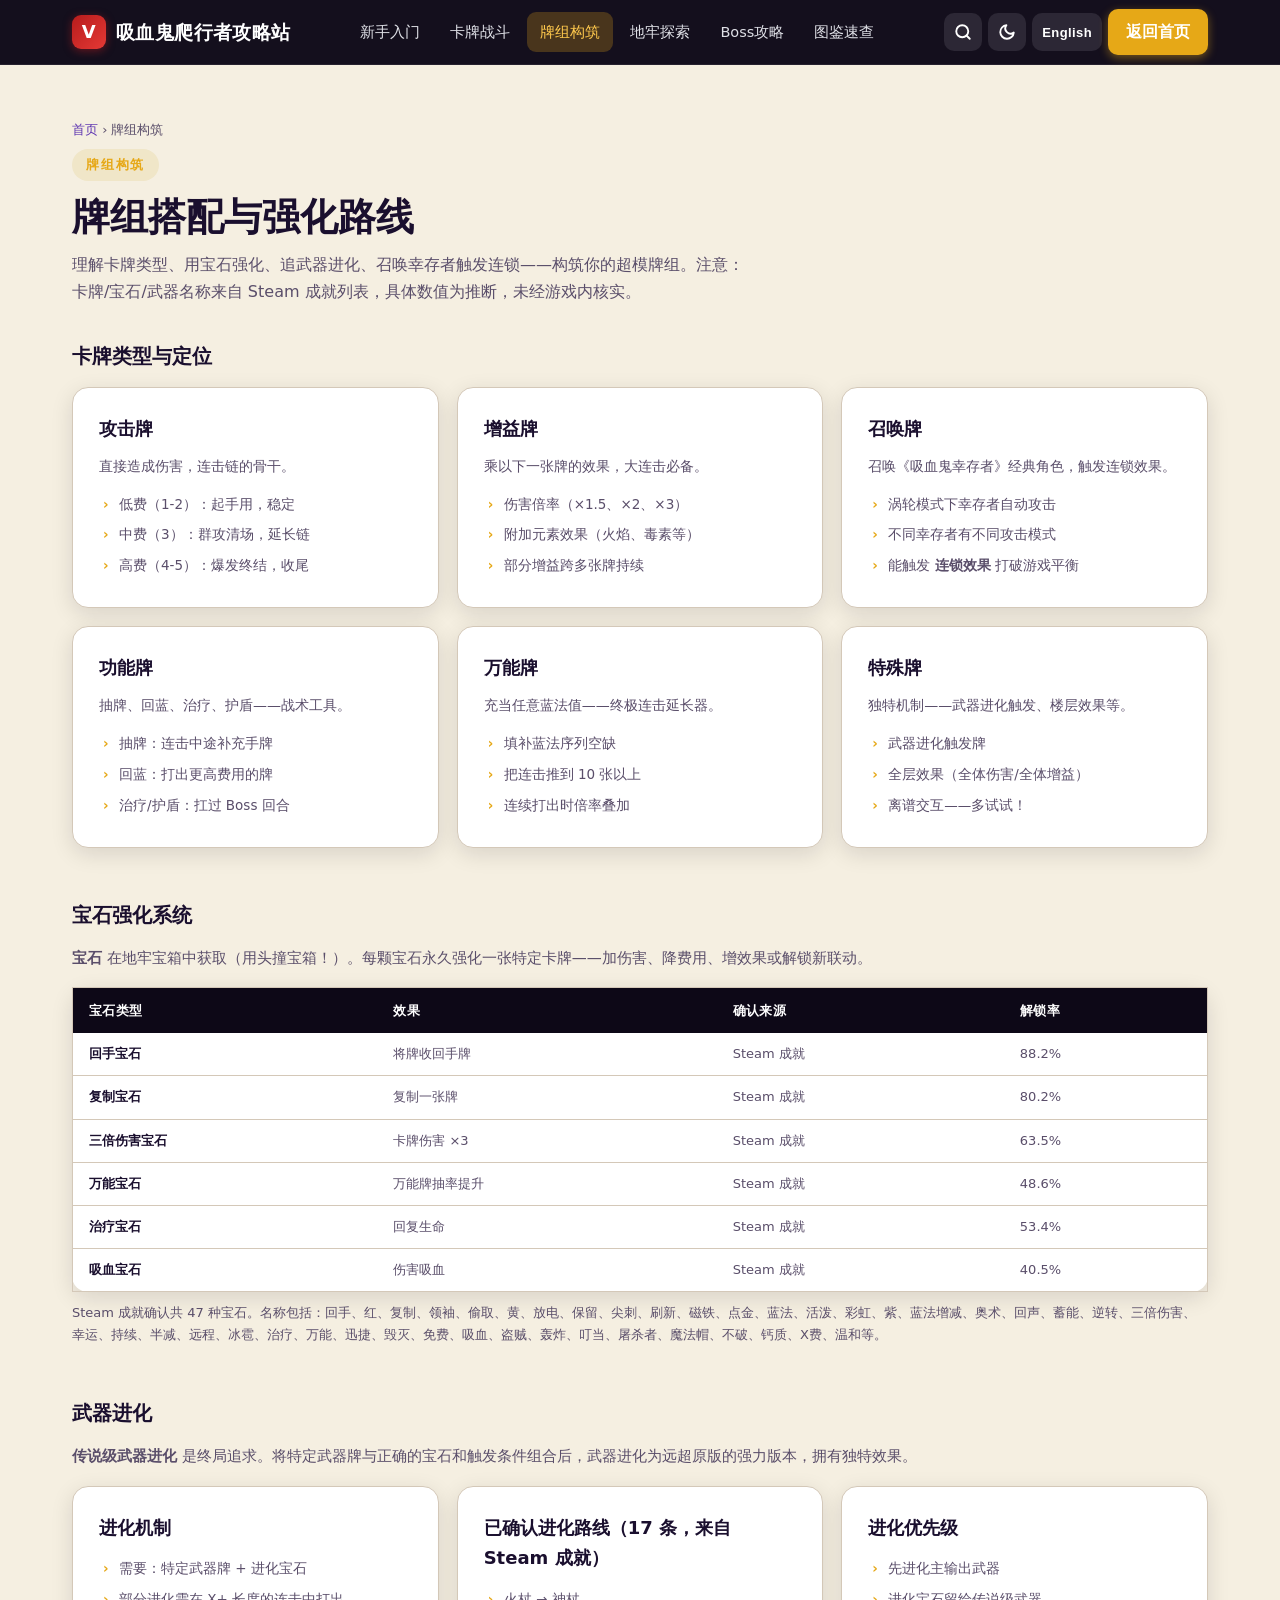
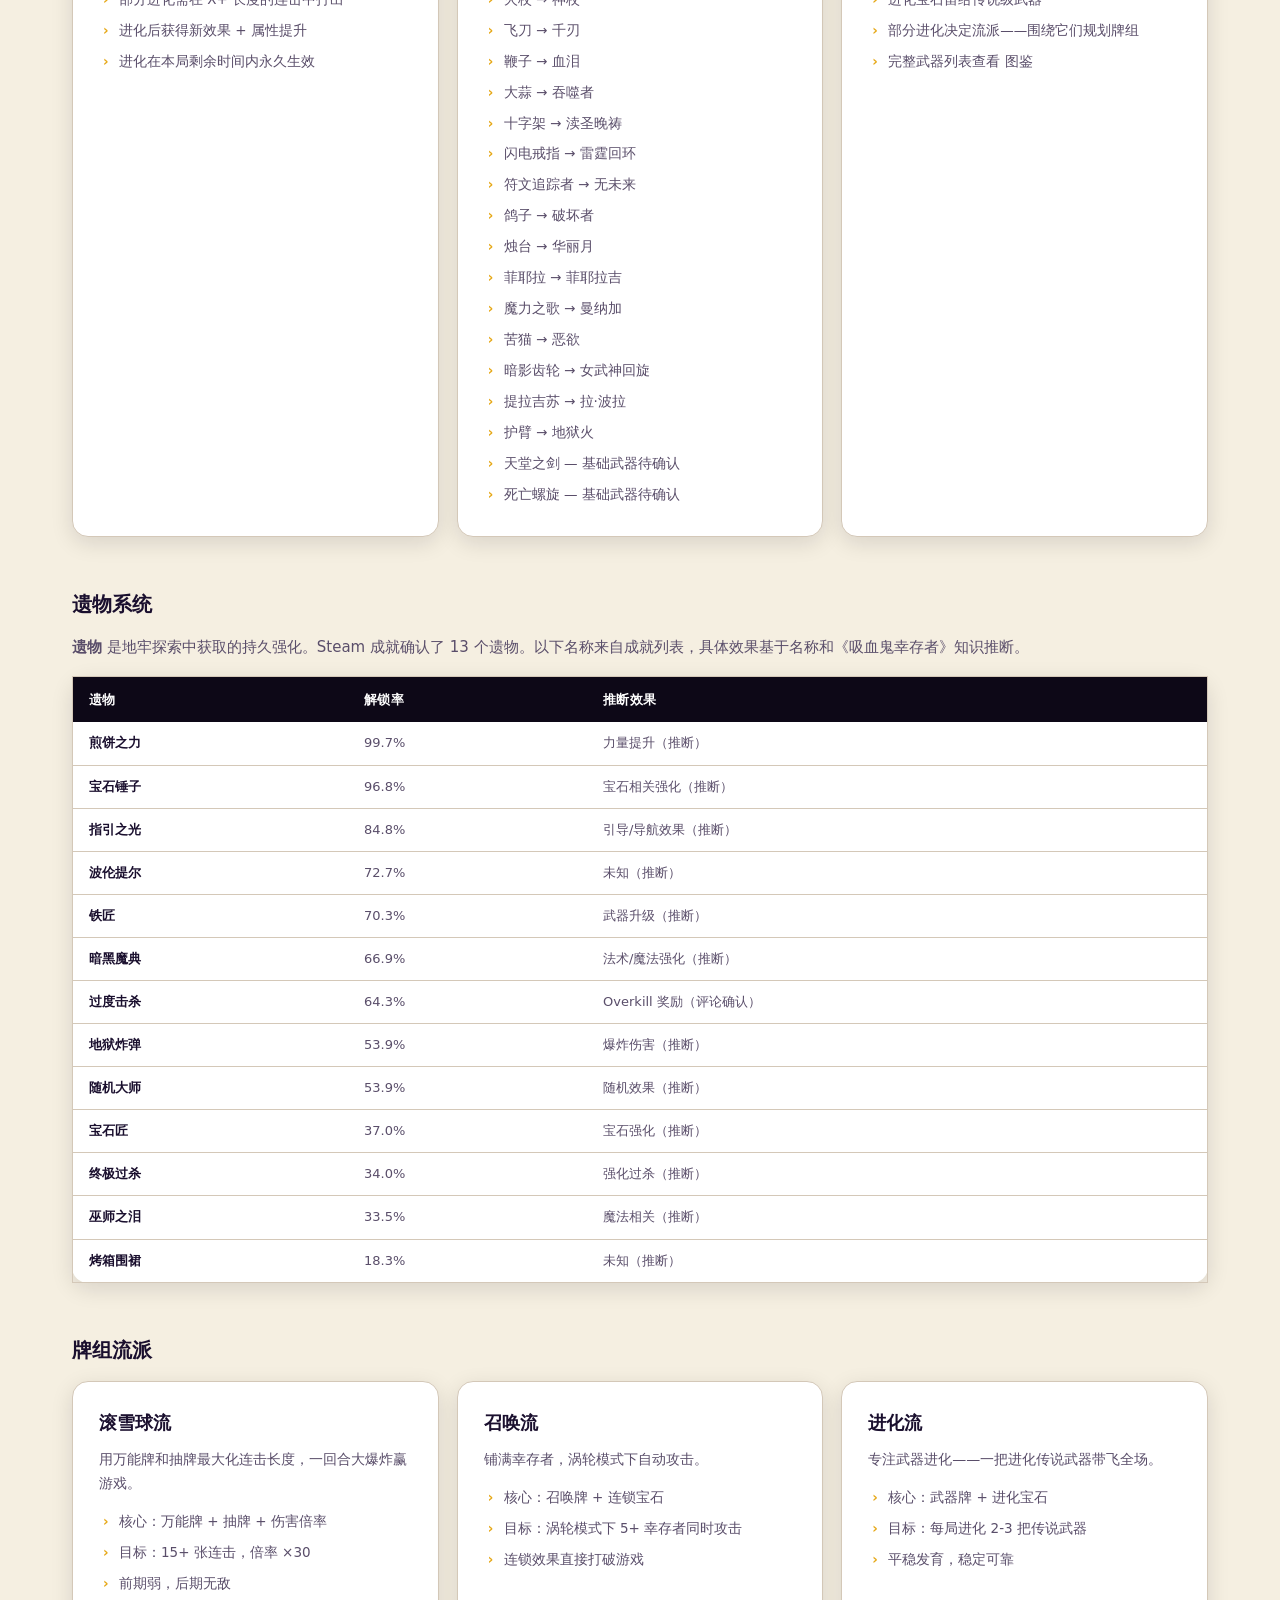
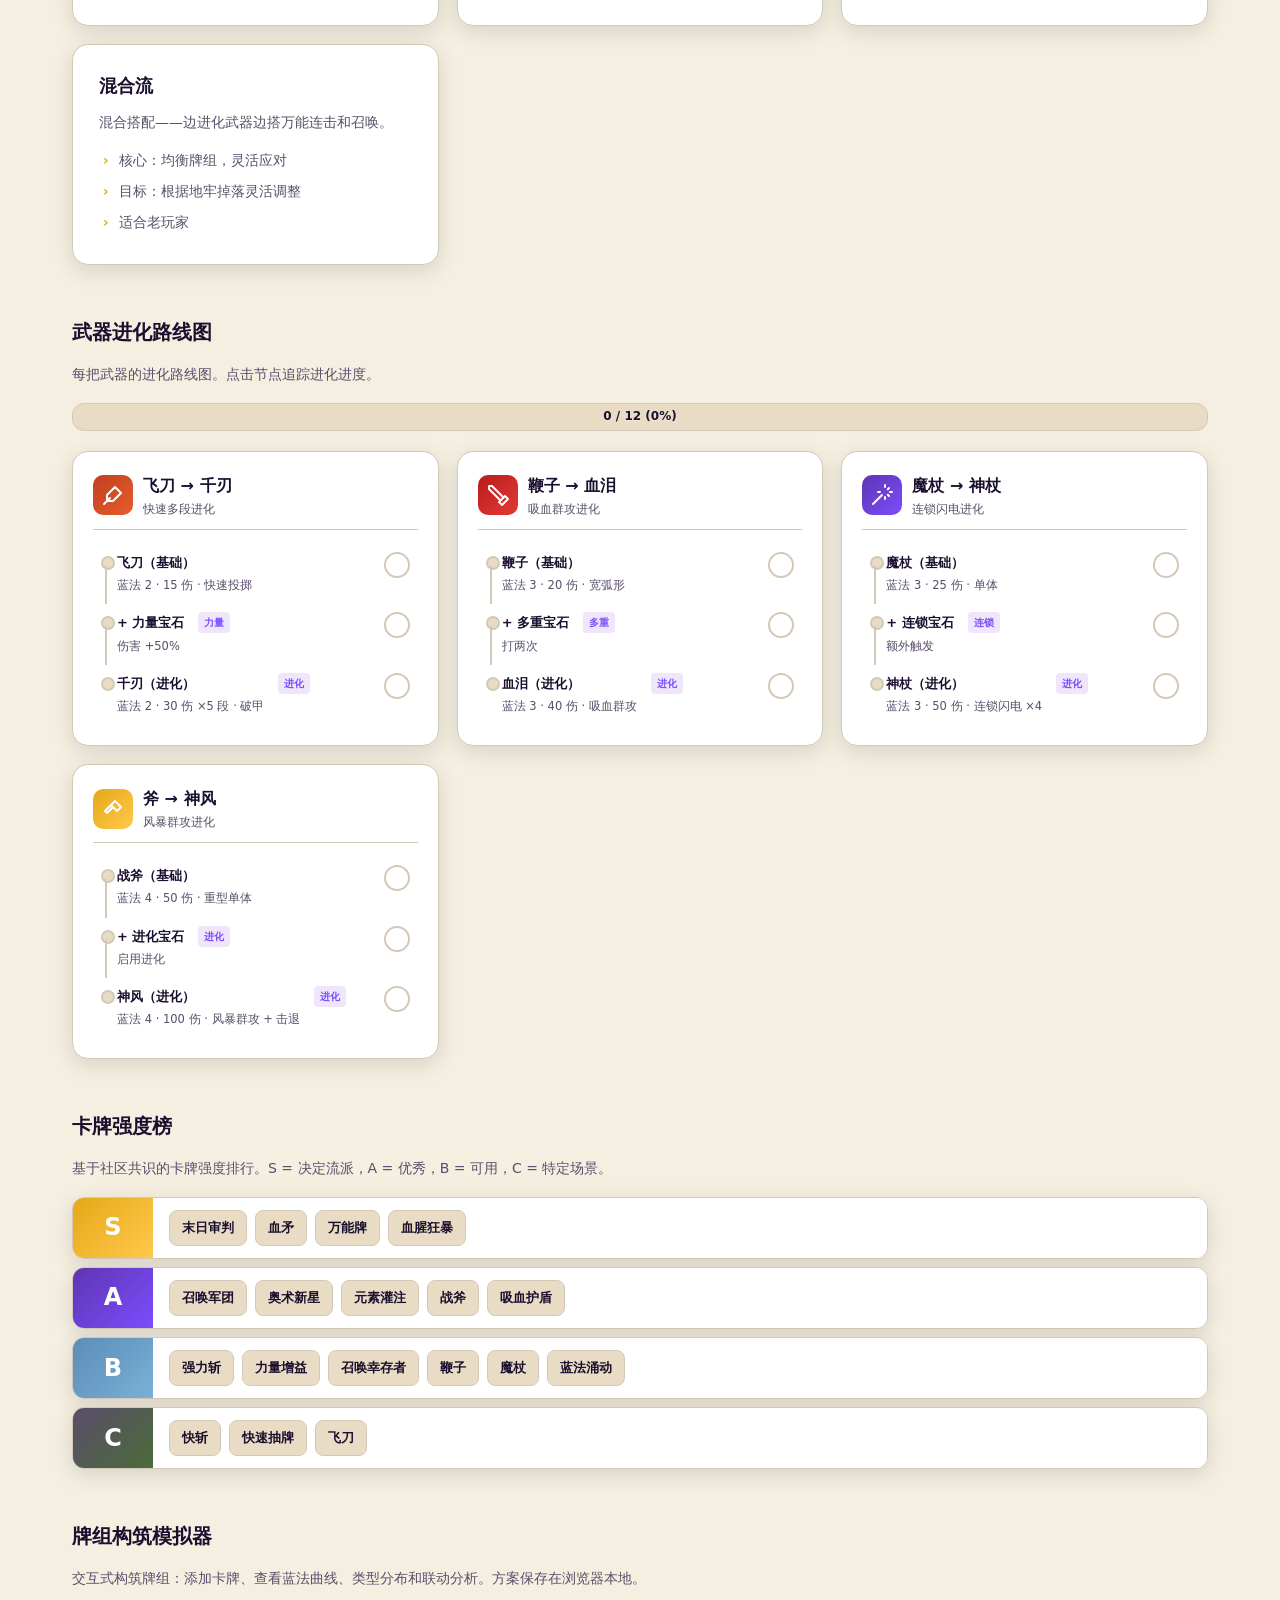
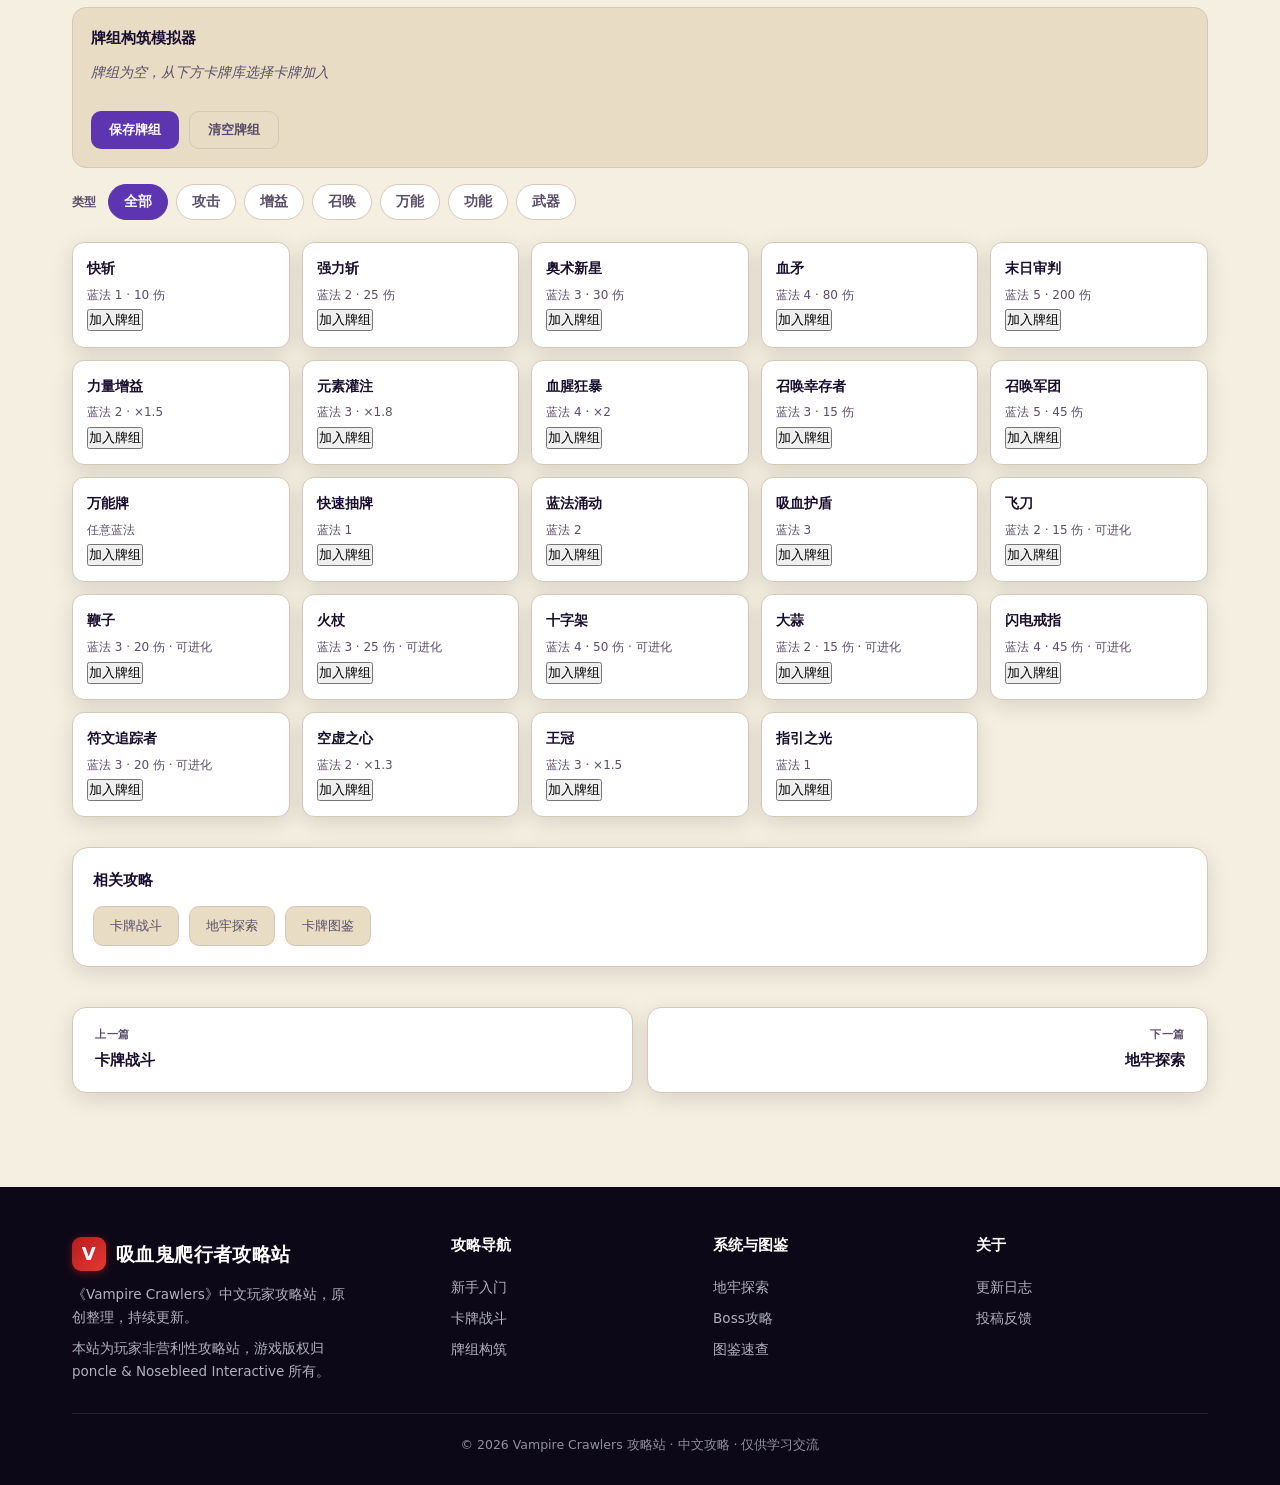
<file: deckbuilding.html>
<!DOCTYPE html>
<html lang="zh-CN">
<head>
<meta charset="UTF-8">
<meta name="viewport" content="width=device-width, initial-scale=1.0">
<title>牌组构筑与强化路线 | Vampire Crawlers 攻略</title>
<meta name="description" content="Vampire Crawlers 牌组构筑指南：卡牌类型与定位、宝石强化系统、武器进化路线、召唤幸存者联动。如何搭配超模牌组打出毁灭连击。">
<meta name="keywords" content="Vampire Crawlers牌组,构筑,搭配,宝石,强化,武器进化,召唤,幸存者,卡牌类型">
<link rel="stylesheet" href="css/style.css">
<link rel="manifest" href="manifest.json">
<meta name="theme-color" content="#0d0817">
<script type="application/ld+json">
{"@context":"https://schema.org","@type":"Article","headline":"Vampire Crawlers 牌组构筑指南","inLanguage":"zh-CN","about":"Vampire Crawlers 牌组搭配、宝石强化与武器进化","isPartOf":{"@type":"WebSite","name":"Vampire Crawlers 攻略站"}}
</script>
</head>
<body>

<header class="nav">
  <div class="wrap nav-inner">
    <a href="index.html" class="brand"><span class="logo">V</span><span data-i18n="brand">吸血鬼爬行者攻略站</span></a>
    <nav class="nav-links" id="navLinks">
      <a href="getting-started.html" data-i18n="nav.getting-started">新手入门</a>
      <a href="combat.html" data-i18n="nav.combat">卡牌战斗</a>
      <a href="deckbuilding.html" class="active" data-i18n="nav.deckbuilding">牌组构筑</a>
      <a href="dungeons.html" data-i18n="nav.dungeons">地牢探索</a>
      <a href="bosses.html" data-i18n="nav.bosses">Boss攻略</a>
      <a href="items.html" data-i18n="nav.items">图鉴速查</a>
    </nav>
    <div class="nav-utils">
      <button class="nav-btn search-btn" aria-label="搜索"><svg width="18" height="18" viewBox="0 0 24 24" fill="none" stroke="currentColor" stroke-width="2.5" stroke-linecap="round" stroke-linejoin="round"><circle cx="11" cy="11" r="8"/><line x1="21" y1="21" x2="16.65" y2="16.65"/></svg></button>
      <button class="nav-btn dark-btn" aria-label="暗色模式"><svg width="18" height="18" viewBox="0 0 24 24" fill="none" stroke="currentColor" stroke-width="2.5" stroke-linecap="round" stroke-linejoin="round"><path d="M21 12.79A9 9 0 1 1 11.21 3 7 7 0 0 0 21 12.79z"/></svg></button>
      <button class="nav-btn lang-btn" aria-label="语言">English</button>
      <a href="index.html" class="nav-cta" data-i18n="nav.cta.home">返回首页</a>
    </div>
    <button class="burger" id="burger" aria-label="菜单"><span></span><span></span><span></span></button>
  </div>
</header>

<section id="top" class="section-anchor" style="padding-top:54px">
  <div class="wrap">
    <div class="breadcrumb"><a href="index.html" data-en="Home">首页</a> <span>›</span> <span data-en="Deck Building">牌组构筑</span></div>
    <span class="eyebrow" data-en="Deck Building">牌组构筑</span>
    <h2 class="title" data-en="Deck Synergy &amp; Upgrade Paths">牌组搭配与强化路线</h2>
    <p class="subtitle" data-en="Build busted decks by understanding card types, augmenting with gems, chasing weapon evolutions, and summoning iconic survivors for cascading effects. Note: Card/gem/weapon names are confirmed from the Steam achievement list; specific values are inferred and not verified in-game.">理解卡牌类型、用宝石强化、追武器进化、召唤幸存者触发连锁——构筑你的超模牌组。注意：卡牌/宝石/武器名称来自 Steam 成就列表，具体数值为推断，未经游戏内核实。</p>

    <!-- ===== CARD TYPES ===== -->
    <div id="card-types" class="section-anchor">
      <h4 style="color:var(--heading);margin-bottom:14px;font-size:20px" data-en="Card Types &amp; Roles">卡牌类型与定位</h4>
      <div class="feature-grid">
        <div class="fcard"><h4 data-en="Attack Cards">攻击牌</h4><p data-en="Direct damage dealers. The backbone of any combo chain.">直接造成伤害，连击链的骨干。</p><ul>
          <li data-en="Low-cost (1-2): chain starters, reliable">低费（1-2）：起手用，稳定</li>
          <li data-en="Mid-cost (3): AoE clears, good chain extenders">中费（3）：群攻清场，延长链</li>
          <li data-en="High-cost (4-5): burst finishers, chain enders">高费（4-5）：爆发终结，收尾</li>
        </ul></div>
        <div class="fcard"><h4 data-en="Buff Cards">增益牌</h4><p data-en="Multiply the next card's effect. Essential for big combos.">乘以下一张牌的效果，大连击必备。</p><ul>
          <li data-en="Damage multipliers (×1.5, ×2, ×3)">伤害倍率（×1.5、×2、×3）</li>
          <li data-en="Add elemental effects (fire, poison, etc.)">附加元素效果（火焰、毒素等）</li>
          <li data-en="Some buffs persist across multiple cards">部分增益跨多张牌持续</li>
        </ul></div>
        <div class="fcard"><h4 data-en="Summon Cards">召唤牌</h4><p data-en="Summon iconic survivors from Vampire Survivors. They trigger cascading effects.">召唤《吸血鬼幸存者》经典角色，触发连锁效果。</p><ul>
          <li data-en="Survivors auto-attack during Turboturn">涡轮模式下幸存者自动攻击</li>
          <li data-en="Different survivors = different attack patterns">不同幸存者有不同攻击模式</li>
          <li data-en="Can trigger <b>cascades of effects</b> that break the game">能触发 <b>连锁效果</b> 打破游戏平衡</li>
        </ul></div>
        <div class="fcard"><h4 data-en="Utility Cards">功能牌</h4><p data-en="Draw cards, gain mana, heal, shield — tactical tools.">抽牌、回蓝、治疗、护盾——战术工具。</p><ul>
          <li data-en="Card draw: refuel your hand mid-combo">抽牌：连击中途补充手牌</li>
          <li data-en="Mana gain: enable higher-cost plays">回蓝：打出更高费用的牌</li>
          <li data-en="Heal/shield: survive boss turns">治疗/护盾：扛过 Boss 回合</li>
        </ul></div>
        <div class="fcard"><h4 data-en="Wild Cards">万能牌</h4><p data-en="Act as any mana cost — the ultimate chain extenders.">充当任意蓝法值——终极连击延长器。</p><ul>
          <li data-en="Bridge gaps in your mana sequence">填补蓝法序列空缺</li>
          <li data-en="Extend chains to 10+ cards">把连击推到 10 张以上</li>
          <li data-en="Stack multipliers when played in sequence">连续打出时倍率叠加</li>
        </ul></div>
        <div class="fcard"><h4 data-en="Special Cards">特殊牌</h4><p data-en="Unique mechanics — weapon evolution triggers, floor effects, etc.">独特机制——武器进化触发、楼层效果等。</p><ul>
          <li data-en="Weapon evolution enablers">武器进化触发牌</li>
          <li data-en="Floor-wide effects (damage all, buff all)">全层效果（全体伤害/全体增益）</li>
          <li data-en="Bizarre interactions — experiment!">离谱交互——多试试！</li>
        </ul></div>
      </div>
    </div>

    <!-- ===== GEMS ===== -->
    <div id="gems" class="section-anchor" style="margin-top:50px">
      <h4 style="color:var(--heading);margin-bottom:14px;font-size:20px" data-en="Gem Augment System">宝石强化系统</h4>
      <p style="margin-bottom:16px;color:var(--ink-soft);font-size:15px" data-en="<b>Gems</b> are found in dungeon chests (headbutt them!). Each gem permanently augments a specific card — adding damage, reducing cost, adding effects, or unlocking new synergies."><b>宝石</b> 在地牢宝箱中获取（用头撞宝箱！）。每颗宝石永久强化一张特定卡牌——加伤害、降费用、增效果或解锁新联动。</p>

      <table class="data-table">
        <thead><tr>
          <th data-en="Gem Type">宝石类型</th>
          <th data-en="Effect">效果</th>
          <th data-en="Confirmed">确认来源</th>
          <th data-en="Unlock Rate">解锁率</th>
        </tr></thead>
        <tbody>
          <tr><td data-en="Return Gem"><b>回手宝石</b></td><td data-en="Return card to hand">将牌收回手牌</td><td data-en="Steam Achievement">Steam 成就</td><td>88.2%</td></tr>
          <tr><td data-en="Clone Gem"><b>复制宝石</b></td><td data-en="Copy a card">复制一张牌</td><td data-en="Steam Achievement">Steam 成就</td><td>80.2%</td></tr>
          <tr><td data-en="Triple Damage Gem"><b>三倍伤害宝石</b></td><td data-en="Card damage ×3">卡牌伤害 ×3</td><td data-en="Steam Achievement">Steam 成就</td><td>63.5%</td></tr>
          <tr><td data-en="Wild Gem"><b>万能宝石</b></td><td data-en="Wild card draw chance up">万能牌抽率提升</td><td data-en="Steam Achievement">Steam 成就</td><td>48.6%</td></tr>
          <tr><td data-en="Heal Gem"><b>治疗宝石</b></td><td data-en="Restore HP">回复生命</td><td data-en="Steam Achievement">Steam 成就</td><td>53.4%</td></tr>
          <tr><td data-en="Drain Gem"><b>吸血宝石</b></td><td data-en="Lifesteal">伤害吸血</td><td data-en="Steam Achievement">Steam 成就</td><td>40.5%</td></tr>
        </tbody>
      </table>
      <p style="font-size:13px;color:var(--ink-soft);margin-top:10px" data-en="Steam achievements confirm 47 gem types in total. Names include: Return, Red, Clone, Leader, Steal, Yellow, Discharge, Retain, Spike, Refresh, Magnet, Midas, Blue, Sprightly, Rainbow, Purple, ManaPlusMinus, Arcane, Echo, Charge, Reverse, TripleDamage, Luck, Duration, Demi, Remote, Hail, Heal, Wild, Swift, Destroy, Free, Drain, Thief, Bombard, Jingle, Slayer, MagicHat, Uncrackable, Calcium, XCost, Mild, and more.">Steam 成就确认共 47 种宝石。名称包括：回手、红、复制、领袖、偷取、黄、放电、保留、尖刺、刷新、磁铁、点金、蓝法、活泼、彩虹、紫、蓝法增减、奥术、回声、蓄能、逆转、三倍伤害、幸运、持续、半减、远程、冰雹、治疗、万能、迅捷、毁灭、免费、吸血、盗贼、轰炸、叮当、屠杀者、魔法帽、不破、钙质、X费、温和等。</p>
      
    </div>

    <!-- ===== WEAPON EVOLUTIONS ===== -->
    <div id="evolutions" class="section-anchor" style="margin-top:50px">
      <h4 style="color:var(--heading);margin-bottom:14px;font-size:20px" data-en="Weapon Evolutions">武器进化</h4>
      <p style="margin-bottom:16px;color:var(--ink-soft);font-size:15px" data-en="<b>Legendary weapon evolutions</b> are the endgame pursuit. By combining a specific weapon card with the right gem and trigger conditions, the weapon evolves into a vastly more powerful version with unique effects."><b>传说级武器进化</b> 是终局追求。将特定武器牌与正确的宝石和触发条件组合后，武器进化为远超原版的强力版本，拥有独特效果。</p>

      <div class="feature-grid">
        <div class="fcard"><h4 data-en="How Evolutions Work">进化机制</h4><ul>
          <li data-en="Need: specific weapon card + evolution gem">需要：特定武器牌 + 进化宝石</li>
          <li data-en="Some evolutions require the weapon to be played in a chain of X+ length">部分进化需在 X+ 长度的连击中打出</li>
          <li data-en="Evolved weapons gain new effects + stat boosts">进化后获得新效果 + 属性提升</li>
          <li data-en="Evolution is permanent for the rest of the run">进化在本局剩余时间内永久生效</li>
        </ul></div>
        <div class="fcard"><h4 data-en="Confirmed Evolutions (17, from Steam Achievements)">已确认进化路线（17 条，来自 Steam 成就）</h4><ul>
          <li data-en="Fire Wand → Holy Wand">火杖 → 神杖</li>
          <li data-en="Knife → Thousand Edge">飞刀 → 千刃</li>
          <li data-en="Whip → Bloody Tear">鞭子 → 血泪</li>
          <li data-en="Garlic → Soul Eater">大蒜 → 吞噬者</li>
          <li data-en="Cross → Unholy Vespers">十字架 → 渎圣晚祷</li>
          <li data-en="Lightning Ring → Thunder Loop">闪电戒指 → 雷霆回环</li>
          <li data-en="Runetracer → No Future">符文追踪者 → 无未来</li>
          <li data-en="Peachone → Vandalier">鸽子 → 破坏者</li>
          <li data-en="Candelabrador → Gorgeous Moon">烛台 → 华丽月</li>
          <li data-en="Phiera Der Tuphello → Phierragi">菲耶拉 → 菲耶拉吉</li>
          <li data-en="Song of Mana → Mannajja">魔力之歌 → 曼纳加</li>
          <li data-en="Gatti Amari → Vicious Hunger">苦猫 → 恶欲</li>
          <li data-en="Shadow Pinion → Valkyrie Turner">暗影齿轮 → 女武神回旋</li>
          <li data-en="Tirajisu → La Borra">提拉吉苏 → 拉·波拉</li>
          <li data-en="Bracer → Hell Fire">护臂 → 地狱火</li>
          <li data-en="Heaven Sword — base weapon TBD">天堂之剑 — 基础武器待确认</li>
          <li data-en="Death Spiral — base weapon TBD">死亡螺旋 — 基础武器待确认</li>
        </ul></div>
        <div class="fcard"><h4 data-en="Evolution Priority">进化优先级</h4><ul>
          <li data-en="Evolve your primary damage weapon first">先进化主输出武器</li>
          <li data-en="Save evolution gems for legendary-tier weapons">进化宝石留给传说级武器</li>
          <li data-en="Some evolutions are run-defining — plan around them">部分进化决定流派——围绕它们规划牌组</li>
          <li data-en="Check the <a class='xref' href='items.html'>Codex</a> for full weapon list">完整武器列表查看 <a class='xref' href='items.html'>图鉴</a></li>
        </ul></div>
      </div>
    </div>

    <!-- ===== RELICS ===== -->
    <div id="relics" class="section-anchor" style="margin-top:50px">
      <h4 style="color:var(--heading);margin-bottom:14px;font-size:20px" data-en="Relic System">遗物系统</h4>
      <p style="margin-bottom:16px;color:var(--ink-soft);font-size:15px" data-en="<b>Relics</b> are persistent upgrades found during dungeon runs. Steam achievements confirm 13 relics. Relic names below are confirmed; specific effects are inferred from names and Vampire Survivors knowledge."><b>遗物</b> 是地牢探索中获取的持久强化。Steam 成就确认了 13 个遗物。以下名称来自成就列表，具体效果基于名称和《吸血鬼幸存者》知识推断。</p>

      <table class="data-table">
        <thead><tr>
          <th data-en="Relic">遗物</th>
          <th data-en="Unlock Rate">解锁率</th>
          <th data-en="Inferred Effect">推断效果</th>
        </tr></thead>
        <tbody>
          <tr><td data-en="Pancake of Power"><b>煎饼之力</b></td><td>99.7%</td><td data-en="Power boost (inferred)">力量提升（推断）</td></tr>
          <tr><td data-en="Gem Hammer"><b>宝石锤子</b></td><td>96.8%</td><td data-en="Gem-related upgrade (inferred)">宝石相关强化（推断）</td></tr>
          <tr><td data-en="Guiding Light"><b>指引之光</b></td><td>84.8%</td><td data-en="Guidance/navigation effect (inferred)">引导/导航效果（推断）</td></tr>
          <tr><td data-en="Polentir"><b>波伦提尔</b></td><td>72.7%</td><td data-en="Unknown (inferred)">未知（推断）</td></tr>
          <tr><td data-en="Blacksmith"><b>铁匠</b></td><td>70.3%</td><td data-en="Weapon upgrade (inferred)">武器升级（推断）</td></tr>
          <tr><td data-en="Grim Grimoire"><b>暗黑魔典</b></td><td>66.9%</td><td data-en="Spell/magic boost (inferred)">法术/魔法强化（推断）</td></tr>
          <tr><td data-en="Overkill"><b>过度击杀</b></td><td>64.3%</td><td data-en="Overkill bonus (confirmed from reviews)">Overkill 奖励（评论确认）</td></tr>
          <tr><td data-en="Bomba Infernale"><b>地狱炸弹</b></td><td>53.9%</td><td data-en="Explosive damage (inferred)">爆炸伤害（推断）</td></tr>
          <tr><td data-en="Randomazzo"><b>随机大师</b></td><td>53.9%</td><td data-en="Random effect (inferred)">随机效果（推断）</td></tr>
          <tr><td data-en="Jeweller"><b>宝石匠</b></td><td>37.0%</td><td data-en="Gem enhancement (inferred)">宝石强化（推断）</td></tr>
          <tr><td data-en="Ultimate Overkill"><b>终极过杀</b></td><td>34.0%</td><td data-en="Enhanced overkill (inferred)">强化过杀（推断）</td></tr>
          <tr><td data-en="Sorcerer's Tears"><b>巫师之泪</b></td><td>33.5%</td><td data-en="Magic-related (inferred)">魔法相关（推断）</td></tr>
          <tr><td data-en="Ovenkilt"><b>烤箱围裙</b></td><td>18.3%</td><td data-en="Unknown (inferred)">未知（推断）</td></tr>
        </tbody>
      </table>
    </div>

    <!-- ===== DECK ARCHETYPES ===== -->
    <div style="margin-top:50px">
      <h4 style="color:var(--heading);margin-bottom:14px;font-size:20px" data-en="Deck Archetypes">牌组流派</h4>
      <div class="feature-grid">
        <div class="fcard"><h4 data-en="The Snowball">滚雪球流</h4><p data-en="Maximize chain length with Wilds and draw cards. Turn one big turn into a game-winning cascade.">用万能牌和抽牌最大化连击长度，一回合大爆炸赢游戏。</p><ul>
          <li data-en="Core: Wilds + card draw + damage multipliers">核心：万能牌 + 抽牌 + 伤害倍率</li>
          <li data-en="Goal: 15+ card chain with ×30 multiplier">目标：15+ 张连击，倍率 ×30</li>
          <li data-en="Weak early, unstoppable late">前期弱，后期无敌</li>
        </ul></div>
        <div class="fcard"><h4 data-en="The Summoner">召唤流</h4><p data-en="Fill the board with survivors and let them auto-attack during Turboturns.">铺满幸存者，涡轮模式下自动攻击。</p><ul>
          <li data-en="Core: Summon cards + cascade gems">核心：召唤牌 + 连锁宝石</li>
          <li data-en="Goal: 5+ survivors active during Turboturn">目标：涡轮模式下 5+ 幸存者同时攻击</li>
          <li data-en="Cascading effects break the game">连锁效果直接打破游戏</li>
        </ul></div>
        <div class="fcard"><h4 data-en="The Evolver">进化流</h4><p data-en="Focus on weapon evolution — one evolved legendary weapon can carry the entire run.">专注武器进化——一把进化传说武器带飞全场。</p><ul>
          <li data-en="Core: Weapon cards + evolution gems">核心：武器牌 + 进化宝石</li>
          <li data-en="Goal: Evolve 2-3 legendary weapons per run">目标：每局进化 2-3 把传说武器</li>
          <li data-en="Steady power curve, reliable">平稳发育，稳定可靠</li>
        </ul></div>
        <div class="fcard"><h4 data-en="The Hybrid">混合流</h4><p data-en="Combine elements — evolve weapons while building Wild chains and summoning survivors.">混合搭配——边进化武器边搭万能连击和召唤。</p><ul>
          <li data-en="Core: Balanced deck with flexible options">核心：均衡牌组，灵活应对</li>
          <li data-en="Goal: Adapt to what the dungeon gives you">目标：根据地牢掉落灵活调整</li>
          <li data-en="Best for experienced players">适合老玩家</li>
        </ul></div>
      </div>
    </div>

    <!-- ===== WEAPON EVOLUTION TREE ===== -->
    <div id="evo-tree" class="section-anchor" style="margin-top:50px">
      <h4 style="color:var(--heading);margin-bottom:14px;font-size:20px" data-en="Weapon Evolution Roadmap">武器进化路线图</h4>
      <p style="margin-bottom:16px;color:var(--ink-soft);font-size:14px" data-en="Visual roadmap of each weapon's evolution path. Click nodes to track your progress.">每把武器的进化路线图。点击节点追踪进化进度。</p>
      <div class="progress-header">
        <div style="flex:1;min-width:200px">
          <div class="pbar" data-progress-bar="evolutions">
            <div class="pbar-fill" style="width:0"></div>
            <div class="pbar-text">0 / 0 (0%)</div>
          </div>
        </div>
      </div>
      <div class="evo-tree">
        <div class="evo-card">
          <div class="evo-header">
            <div class="evo-icon" style="background:linear-gradient(135deg,#c04020,#e85d2c)"><svg class="icon"><use href="#i-blade"/></svg></div>
            <div><div class="evo-title" data-en="Knife → Thousand Edge">飞刀 → 千刃</div><div class="evo-sub" data-en="Rapid multi-hit evolution">快速多段进化</div></div>
          </div>
          <div class="evo-nodes">
            <div class="evo-node" data-track="evo-knife-1" data-track-type="task" data-track-group="evolutions">
              <div class="evo-node-body"><b data-en="Knife (Base)">飞刀（基础）</b><small data-en="mana 2 · 15 dmg · rapid throws">蓝法 2 · 15 伤 · 快速投掷</small></div>
            </div>
            <div class="evo-node" data-track="evo-knife-2" data-track-type="task" data-track-group="evolutions">
              <div class="evo-node-body"><b data-en="+ Power Gem">+ 力量宝石</b><small data-en="+50% damage">伤害 +50%</small></div>
              <span class="evo-gem" data-en="Power">力量</span>
            </div>
            <div class="evo-node" data-track="evo-knife-3" data-track-type="task" data-track-group="evolutions">
              <div class="evo-node-body"><b data-en="Thousand Edge (Evolved)">千刃（进化）</b><small data-en="mana 2 · 30 dmg ×5 hits · shred armor">蓝法 2 · 30 伤 ×5 段 · 破甲</small></div>
              <span class="evo-gem" data-en="Evolution">进化</span>
            </div>
          </div>
        </div>
        <div class="evo-card">
          <div class="evo-header">
            <div class="evo-icon" style="background:linear-gradient(135deg,#b71c1c,#e53935)"><svg class="icon"><use href="#i-sword"/></svg></div>
            <div><div class="evo-title" data-en="Whip → Bloody Tear">鞭子 → 血泪</div><div class="evo-sub" data-en="Lifesteal AoE evolution">吸血群攻进化</div></div>
          </div>
          <div class="evo-nodes">
            <div class="evo-node" data-track="evo-whip-1" data-track-type="task" data-track-group="evolutions">
              <div class="evo-node-body"><b data-en="Whip (Base)">鞭子（基础）</b><small data-en="mana 3 · 20 dmg · wide arc">蓝法 3 · 20 伤 · 宽弧形</small></div>
            </div>
            <div class="evo-node" data-track="evo-whip-2" data-track-type="task" data-track-group="evolutions">
              <div class="evo-node-body"><b data-en="+ Multistrike Gem">+ 多重宝石</b><small data-en="Hits twice">打两次</small></div>
              <span class="evo-gem" data-en="Multistrike">多重</span>
            </div>
            <div class="evo-node" data-track="evo-whip-3" data-track-type="task" data-track-group="evolutions">
              <div class="evo-node-body"><b data-en="Bloody Tear (Evolved)">血泪（进化）</b><small data-en="mana 3 · 40 dmg · lifesteal AoE">蓝法 3 · 40 伤 · 吸血群攻</small></div>
              <span class="evo-gem" data-en="Evolution">进化</span>
            </div>
          </div>
        </div>
        <div class="evo-card">
          <div class="evo-header">
            <div class="evo-icon" style="background:linear-gradient(135deg,#5e35b1,#7c4dff)"><svg class="icon"><use href="#i-wand"/></svg></div>
            <div><div class="evo-title" data-en="Magic Wand → Holy Wand">魔杖 → 神杖</div><div class="evo-sub" data-en="Chain lightning evolution">连锁闪电进化</div></div>
          </div>
          <div class="evo-nodes">
            <div class="evo-node" data-track="evo-wand-1" data-track-type="task" data-track-group="evolutions">
              <div class="evo-node-body"><b data-en="Magic Wand (Base)">魔杖（基础）</b><small data-en="mana 3 · 25 dmg · single target">蓝法 3 · 25 伤 · 单体</small></div>
            </div>
            <div class="evo-node" data-track="evo-wand-2" data-track-type="task" data-track-group="evolutions">
              <div class="evo-node-body"><b data-en="+ Cascade Gem">+ 连锁宝石</b><small data-en="Extra effect trigger">额外触发</small></div>
              <span class="evo-gem" data-en="Cascade">连锁</span>
            </div>
            <div class="evo-node" data-track="evo-wand-3" data-track-type="task" data-track-group="evolutions">
              <div class="evo-node-body"><b data-en="Holy Wand (Evolved)">神杖（进化）</b><small data-en="mana 3 · 50 dmg · chain lightning ×4">蓝法 3 · 50 伤 · 连锁闪电 ×4</small></div>
              <span class="evo-gem" data-en="Evolution">进化</span>
            </div>
          </div>
        </div>
        <div class="evo-card">
          <div class="evo-header">
            <div class="evo-icon" style="background:linear-gradient(135deg,#e6a817,#ffc94d)"><svg class="icon"><use href="#i-hammer"/></svg></div>
            <div><div class="evo-title" data-en="Axe → Vento Sacro">斧 → 神风</div><div class="evo-sub" data-en="Windstorm AoE evolution">风暴群攻进化</div></div>
          </div>
          <div class="evo-nodes">
            <div class="evo-node" data-track="evo-axe-1" data-track-type="task" data-track-group="evolutions">
              <div class="evo-node-body"><b data-en="Axe (Base)">战斧（基础）</b><small data-en="mana 4 · 50 dmg · heavy single-target">蓝法 4 · 50 伤 · 重型单体</small></div>
            </div>
            <div class="evo-node" data-track="evo-axe-2" data-track-type="task" data-track-group="evolutions">
              <div class="evo-node-body"><b data-en="+ Evolution Gem">+ 进化宝石</b><small data-en="Enables evolution">启用进化</small></div>
              <span class="evo-gem" data-en="Evolution">进化</span>
            </div>
            <div class="evo-node" data-track="evo-axe-3" data-track-type="task" data-track-group="evolutions">
              <div class="evo-node-body"><b data-en="Vento Sacro (Evolved)">神风（进化）</b><small data-en="mana 4 · 100 dmg · windstorm AoE + knockback">蓝法 4 · 100 伤 · 风暴群攻 + 击退</small></div>
              <span class="evo-gem" data-en="Evolution">进化</span>
            </div>
          </div>
        </div>
      </div>
    </div>

    <!-- ===== CARD TIER LIST ===== -->
    <div id="tier-list" class="section-anchor" style="margin-top:50px">
      <h4 style="color:var(--heading);margin-bottom:14px;font-size:20px" data-en="Card Tier List">卡牌强度榜</h4>
      <p style="margin-bottom:16px;color:var(--ink-soft);font-size:14px" data-en="Community-vetted card rankings. S = run-defining, A = excellent, B = solid, C = situational.">基于社区共识的卡牌强度排行。S = 决定流派，A = 优秀，B = 可用，C = 特定场景。</p>
      <div class="tier-list">
        <div class="tier-row tier-s">
          <div class="tier-label">S</div>
          <div class="tier-content">
            <span class="tc-item" data-en="Apocalypse">末日审判</span>
            <span class="tc-item" data-en="Blood Lance">血矛</span>
            <span class="tc-item" data-en="Wild Card">万能牌</span>
            <span class="tc-item" data-en="Blood Frenzy">血腥狂暴</span>
          </div>
        </div>
        <div class="tier-row tier-a">
          <div class="tier-label">A</div>
          <div class="tier-content">
            <span class="tc-item" data-en="Summon Horde">召唤军团</span>
            <span class="tc-item" data-en="Arcane Nova">奥术新星</span>
            <span class="tc-item" data-en="Elemental Infusion">元素灌注</span>
            <span class="tc-item" data-en="Axe">战斧</span>
            <span class="tc-item" data-en="Vampiric Shield">吸血护盾</span>
          </div>
        </div>
        <div class="tier-row tier-b">
          <div class="tier-label">B</div>
          <div class="tier-content">
            <span class="tc-item" data-en="Power Slash">强力斩</span>
            <span class="tc-item" data-en="Power Buff">力量增益</span>
            <span class="tc-item" data-en="Summon Survivor">召唤幸存者</span>
            <span class="tc-item" data-en="Whip">鞭子</span>
            <span class="tc-item" data-en="Magic Wand">魔杖</span>
            <span class="tc-item" data-en="Mana Surge">蓝法涌动</span>
          </div>
        </div>
        <div class="tier-row tier-c">
          <div class="tier-label">C</div>
          <div class="tier-content">
            <span class="tc-item" data-en="Quick Slash">快斩</span>
            <span class="tc-item" data-en="Quick Draw">快速抽牌</span>
            <span class="tc-item" data-en="Knife">飞刀</span>
          </div>
        </div>
      </div>
    </div>

    <!-- ===== DECK PLANNER ===== -->
    <div id="planner" class="section-anchor" style="margin-top:50px">
      <h4 style="color:var(--heading);margin-bottom:14px;font-size:20px" data-en="Deck Planner">牌组构筑模拟器</h4>
      <p style="margin-bottom:16px;color:var(--ink-soft);font-size:14px" data-en="Build your deck interactively: add cards, view mana curve, type distribution, and synergy analysis. Saves to your browser.">交互式构筑牌组：添加卡牌、查看蓝法曲线、类型分布和联动分析。方案保存在浏览器本地。</p>

      <div class="deck-current" id="deck-current">
        <h4 data-i18n="deck.title">牌组构筑模拟器</h4>
        <div class="deck-current-list" id="deck-current-list">
          <span style="color:var(--ink-soft);font-size:14px;font-style:italic" data-i18n="deck.empty">牌组为空，从下方卡牌库选择卡牌加入</span>
        </div>
        <div class="deck-stats" id="deck-stats"></div>
        <div class="calc-actions" style="margin-top:12px">
          <button class="btn-save" id="deck-save-btn" data-i18n="deck.save">保存牌组</button>
          <button class="btn-reset" id="deck-clear-btn" data-i18n="deck.clear">清空牌组</button>
        </div>
      </div>

      <div class="chips" data-chip-group="deck-pool" data-chip-target="#deck-pool-grid">
        <span class="chip-label" data-i18n="filter.type">类型</span>
        <button class="chip active" data-chip="all" data-i18n="filter.all">全部</button>
        <button class="chip" data-chip="attack" data-en="Attack">攻击</button>
        <button class="chip" data-chip="buff" data-en="Buff">增益</button>
        <button class="chip" data-chip="summon" data-en="Summon">召唤</button>
        <button class="chip" data-chip="wild" data-en="Wild">万能</button>
        <button class="chip" data-chip="utility" data-en="Utility">功能</button>
        <button class="chip" data-chip="weapon" data-en="Weapon">武器</button>
      </div>

      <div class="deck-pool" id="deck-pool-grid"></div>
    </div>

    <div class="cross-links">
      <h4 data-en="Related Guides">相关攻略</h4>
      <div class="cl-list">
        <a href="combat.html" data-en="Combat System">卡牌战斗</a>
        <a href="dungeons.html" data-en="Dungeon Exploration">地牢探索</a>
        <a href="items.html" data-en="Card Codex">卡牌图鉴</a>
      </div>
    </div>

    <div class="page-nav">
      <a href="combat.html"><div class="pn-label" data-en="Previous">上一篇</div><div class="pn-title" data-en="Combat System">卡牌战斗</div></a>
      <a href="dungeons.html"><div class="pn-label" data-en="Next">下一篇</div><div class="pn-title" data-en="Dungeon Exploration">地牢探索</div></a>
    </div>
  </div>
</section>

<footer>
  <div class="wrap">
    <div class="foot-grid">
      <div class="foot-brand">
        <a href="index.html" class="brand" style="color:#fff"><span class="logo">V</span><span data-en="Vampire Crawlers Guide">吸血鬼爬行者攻略站</span></a>
        <p data-i18n="foot.branddesc">《Vampire Crawlers》中文玩家攻略站，原创整理，持续更新。</p>
        <p class="disclaimer" data-en="This is a non-profit fan guide site. Game rights belong to poncle & Nosebleed Interactive.">本站为玩家非营利性攻略站，游戏版权归 poncle & Nosebleed Interactive 所有。</p>
      </div>
      <div><h4 data-i18n="foot.nav">攻略导航</h4><a href="getting-started.html" data-en="Beginner">新手入门</a><a href="combat.html" data-en="Combat">卡牌战斗</a><a href="deckbuilding.html" data-en="Deck Building">牌组构筑</a></div>
<div><h4 data-i18n="foot.systems">系统与图鉴</h4><a href="dungeons.html" data-en="Dungeons">地牢探索</a><a href="bosses.html" data-en="Bosses">Boss攻略</a><a href="items.html" data-en="Codex">图鉴速查</a></div>
<div><h4 data-i18n="foot.about">关于</h4><a href="changelog.html" data-i18n="foot.changelog">更新日志</a><a href="https://github.com/yxhtl/vampire-crawlers-guide" target="_blank" data-i18n="foot.feedback">投稿反馈</a></div>
    </div>
    <div class="foot-bottom" data-i18n="foot.copy">© 2026 Vampire Crawlers 攻略站 · 中文攻略 · 仅供学习交流</div>
  </div>
</footer>

<button id="toTop" aria-label="返回顶部" data-en="Top">顶部</button>
<div class="search-overlay" id="searchOverlay">
  <div class="search-panel">
    <div class="search-input-wrap">
      <span class="s-ico"></span>
      <input type="text" placeholder="搜索攻略、卡牌、机制…">
      <button class="search-close" aria-label="关闭">×</button>
    </div>
    <div class="search-results"></div>
  </div>
</div>
<script src="js/common.js"></script>
<script>if('serviceWorker' in navigator){navigator.serviceWorker.register('sw.js')}</script>
<script>
(function(){
  "use strict";
  var BD = window.VC_BUILD;
  if(!BD) return;
  var DECK_KEY = "vc-deck";
  var deck = [];

  function L(){ return window.VC_lang ? window.VC_lang() : "zh"; }
  function tr(zh,en){ return L()==="en" ? en : zh; }
  function t(key){ return window.VC_t ? window.VC_t(key) : key; }

  function getCardById(id){
    for(var i=0;i<BD.cards.length;i++){ if(BD.cards[i].id===id) return BD.cards[i]; }
    return null;
  }

  function renderPool(){
    var grid = document.getElementById("deck-pool-grid");
    if(!grid) return;
    var isEn = L()==="en";
    grid.innerHTML = BD.cards.map(function(c){
      var name = isEn ? c.en : c.zh;
      var manaText = c.isWild ? tr("任意蓝法","Any mana") : (tr("蓝法","Mana")+" "+c.mana);
      var dmgText = "";
      if(c.dmg > 0) dmgText = c.dmg + tr(" 伤"," dmg");
      if(c.mult) dmgText = "×" + c.mult;
      var metaParts = [manaText];
      if(dmgText) metaParts.push(dmgText);
      if(c.evolution) metaParts.push(tr("可进化","Evolvable"));
      return '<div class="dp-card" data-chip-tags="'+c.type+'" data-card-id="'+c.id+'">'+
        '<div class="dp-name">'+name+'</div>'+
        '<div class="dp-meta">'+metaParts.join(' · ')+'</div>'+
        '<button class="dp-add" data-card-id="'+c.id+'">'+t("deck.add")+'</button>'+
        '</div>';
    }).join("");
    grid.querySelectorAll(".dp-add").forEach(function(btn){
      btn.addEventListener("click", function(e){
        e.stopPropagation();
        addToDeck(btn.getAttribute("data-card-id"));
      });
    });
  }

  function renderDeck(){
    var list = document.getElementById("deck-current-list");
    var stats = document.getElementById("deck-stats");
    if(!list) return;
    if(deck.length === 0){
      list.innerHTML = '<span style="color:var(--ink-soft);font-size:14px;font-style:italic">'+t("deck.empty")+'</span>';
    } else {
      var isEn = L()==="en";
      list.innerHTML = deck.map(function(id, i){
        var c = getCardById(id);
        if(!c) return '';
        var name = isEn ? c.en : c.zh;
        var manaText = c.isWild ? tr("万能","WILD") : c.mana;
        return '<span class="dc-item" data-idx="'+i+'">'+
          '<span class="dc-mana">'+manaText+'</span> '+
          '<span class="dc-name">'+name+'</span>'+
          '<button class="dc-rm" data-idx="'+i+'">×</button>'+
          '</span>';
      }).join("");
      list.querySelectorAll(".dc-rm").forEach(function(btn){
        btn.addEventListener("click", function(e){
          e.stopPropagation();
          var idx = parseInt(btn.getAttribute("data-idx"));
          deck.splice(idx, 1);
          saveDeck();
          renderDeck();
        });
      });
    }
    if(stats) stats.innerHTML = calcStats();
  }

  function calcStats(){
    if(deck.length === 0) return '';
    var isEn = L()==="en";
    var manaCounts = {};
    var typeCounts = {};
    var wildCount = 0;
    var totalDmg = 0;
    deck.forEach(function(id){
      var c = getCardById(id);
      if(!c) return;
      if(c.isWild){ wildCount++; return; }
      var m = c.mana || 0;
      manaCounts[m] = (manaCounts[m]||0) + 1;
      typeCounts[c.type] = (typeCounts[c.type]||0) + 1;
      totalDmg += c.dmg || 0;
    });

    /* Mana curve */
    var maxManaCount = 0;
    for(var m=1;m<=5;m++){ maxManaCount = Math.max(maxManaCount, manaCounts[m]||0); }
    var curveHtml = '<div class="deck-stat"><div class="ds-label">'+t("deck.manaCurve")+'</div><div class="ds-curve">';
    for(var mm=1;mm<=5;mm++){
      var cnt = manaCounts[mm]||0;
      var h = maxManaCount>0 ? Math.round(cnt/maxManaCount*100) : 0;
      curveHtml += '<div class="mc-bar" style="height:'+(h||5)+'%">'+
        (cnt>0?'<span class="mc-num">'+cnt+'</span>':'')+
        '</div>';
    }
    /* Wild bar */
    if(wildCount>0){
      var wh = maxManaCount>0 ? Math.round(wildCount/maxManaCount*100) : 50;
      curveHtml += '<div class="mc-bar mc-wild" style="height:'+wh+'%"><span class="mc-num">'+wildCount+'</span></div>';
    }
    curveHtml += '<div class="ds-curve-labels">';
    for(var mm=1;mm<=5;mm++){ curveHtml += '<span class="mc-label">'+mm+'</span>'; }
    if(wildCount>0){ curveHtml += '<span class="mc-label" data-en="W">万</span>'; }
    curveHtml += '</div>';
    curveHtml += '</div></div>';

    /* Type distribution */
    var typeLabels = {
      attack: tr("攻击","Attack"), buff: tr("增益","Buff"),
      summon: tr("召唤","Summon"), wild: tr("万能","Wild"),
      utility: tr("功能","Utility"), weapon: tr("武器","Weapon")
    };
    var typeHtml = '<div class="deck-stat"><div class="ds-label">'+t("deck.typeDist")+'</div><div class="ds-types">';
    Object.keys(typeCounts).forEach(function(tp){
      typeHtml += '<span class="ds-type-tag">'+(typeLabels[tp]||tp)+' '+typeCounts[tp]+'</span>';
    });
    typeHtml += '</div></div>';

    /* Wild count */
    var wildHtml = '<div class="deck-stat"><div class="ds-label">'+t("deck.wildCount")+'</div><div class="ds-value">'+wildCount+'</div></div>';

    /* Card count */
    var countHtml = '<div class="deck-stat"><div class="ds-label">'+tr("卡牌数","Card Count")+'</div><div class="ds-value">'+deck.length+'</div></div>';

    /* Synergy analysis */
    var synergy = analyzeSynergy(typeCounts, wildCount, deck.length, manaCounts);
    var synHtml = '<div class="deck-stat deck-stat-wide"><div class="ds-label">'+t("deck.synergy")+'</div><div class="ds-synergy">'+synergy+'</div></div>';

    return curveHtml + typeHtml + wildHtml + countHtml + synHtml;
  }

  function analyzeSynergy(typeCounts, wildCount, total, manaCounts){
    var isEn = L()==="en";
    var tips = [];

    if(wildCount >= 3){
      tips.push(isEn ? '<b>★★★</b> Strong snowball potential (3+ Wilds)' : '<b>★★★</b> 雪球潜力强（3+ 万能牌）');
    } else if(wildCount >= 1){
      tips.push(isEn ? '<b>★★</b> Decent snowball potential ('+wildCount+' Wild)' : '<b>★★</b> 雪球潜力尚可（'+wildCount+' 万能牌）');
    } else {
      tips.push(isEn ? '<b>○</b> No Wilds — chain length limited' : '<b>○</b> 无万能牌 — 连击长度受限');
    }

    if(typeCounts.summon >= 2){
      tips.push(isEn ? '<b>★★★</b> Summon cascade ready (2+ summons)' : '<b>★★★</b> 召唤连锁就绪（2+ 召唤牌）');
    }
    if(typeCounts.weapon >= 2){
      tips.push(isEn ? '<b>★★</b> Evolution candidate (2+ weapons)' : '<b>★★</b> 进化流候选（2+ 武器牌）');
    }
    if(typeCounts.buff >= 1 && typeCounts.attack >= 2){
      tips.push(isEn ? '<b>★★</b> Buff + Attack synergy' : '<b>★★</b> 增益 + 攻击联动良好');
    }
    if(typeCounts.utility >= 1){
      tips.push(isEn ? '<b>★</b> Utility for sustain/draw' : '<b>★</b> 功能牌提供续航/抽牌');
    }

    /* Mana curve balance */
    var lowCost = (manaCounts[1]||0) + (manaCounts[2]||0);
    var highCost = (manaCounts[4]||0) + (manaCounts[5]||0);
    if(lowCost >= 3 && highCost >= 2){
      tips.push(isEn ? '<b>✓</b> Balanced mana curve' : '<b>✓</b> 蓝法曲线均衡');
    } else if(lowCost < 2){
      tips.push(isEn ? '<b>⚠</b> Too few low-cost cards — slow starts' : '<b>⚠</b> 低费牌不足 — 起手慢');
    } else if(highCost < 1){
      tips.push(isEn ? '<b>⚠</b> No finishers — add 4+ cost cards' : '<b>⚠</b> 缺少终结牌 — 加入 4+ 费卡');
    }

    /* Deck size */
    if(total < 10){
      tips.push(isEn ? '<b>⚠</b> Deck too small — aim for 12-15' : '<b>⚠</b> 牌组过小 — 建议 12-15 张');
    } else if(total > 20){
      tips.push(isEn ? '<b>⚠</b> Deck too large — past 20 consistency drops' : '<b>⚠</b> 牌组过大 — 超过 20 张一致性下降');
    } else {
      tips.push(isEn ? '<b>✓</b> Good deck size' : '<b>✓</b> 牌组数量合理');
    }

    return tips.map(function(tip){ return '<div class="syn-tip">'+tip+'</div>'; }).join("");
  }

  function addToDeck(id){
    if(deck.length >= 30){
      alert(L()==="en" ? "Deck full (max 30)" : "牌组已满（最多 30 张）");
      return;
    }
    deck.push(id);
    saveDeck();
    renderDeck();
  }

  function saveDeck(){
    try{ localStorage.setItem(DECK_KEY, JSON.stringify(deck)); }catch(e){}
  }
  function loadDeck(){
    try{
      var saved = localStorage.getItem(DECK_KEY);
      if(saved) deck = JSON.parse(saved) || [];
    }catch(e){ deck = []; }
  }
  function clearDeck(){
    deck = [];
    saveDeck();
    renderDeck();
  }

  function init(){
    loadDeck();
    renderPool();
    renderDeck();

    var saveBtn = document.getElementById("deck-save-btn");
    if(saveBtn) saveBtn.addEventListener("click", function(){
      saveDeck();
      saveBtn.textContent = t("deck.saved");
      setTimeout(function(){ saveBtn.textContent = t("deck.save"); }, 1500);
    });

    var clearBtn = document.getElementById("deck-clear-btn");
    if(clearBtn) clearBtn.addEventListener("click", clearDeck);
  }

  window.VC_recalcDeck = function(){
    renderPool();
    renderDeck();
  };

  if(document.readyState === "loading") document.addEventListener("DOMContentLoaded", init);
  else init();
})();
</script>
</body>
</html>
</file>
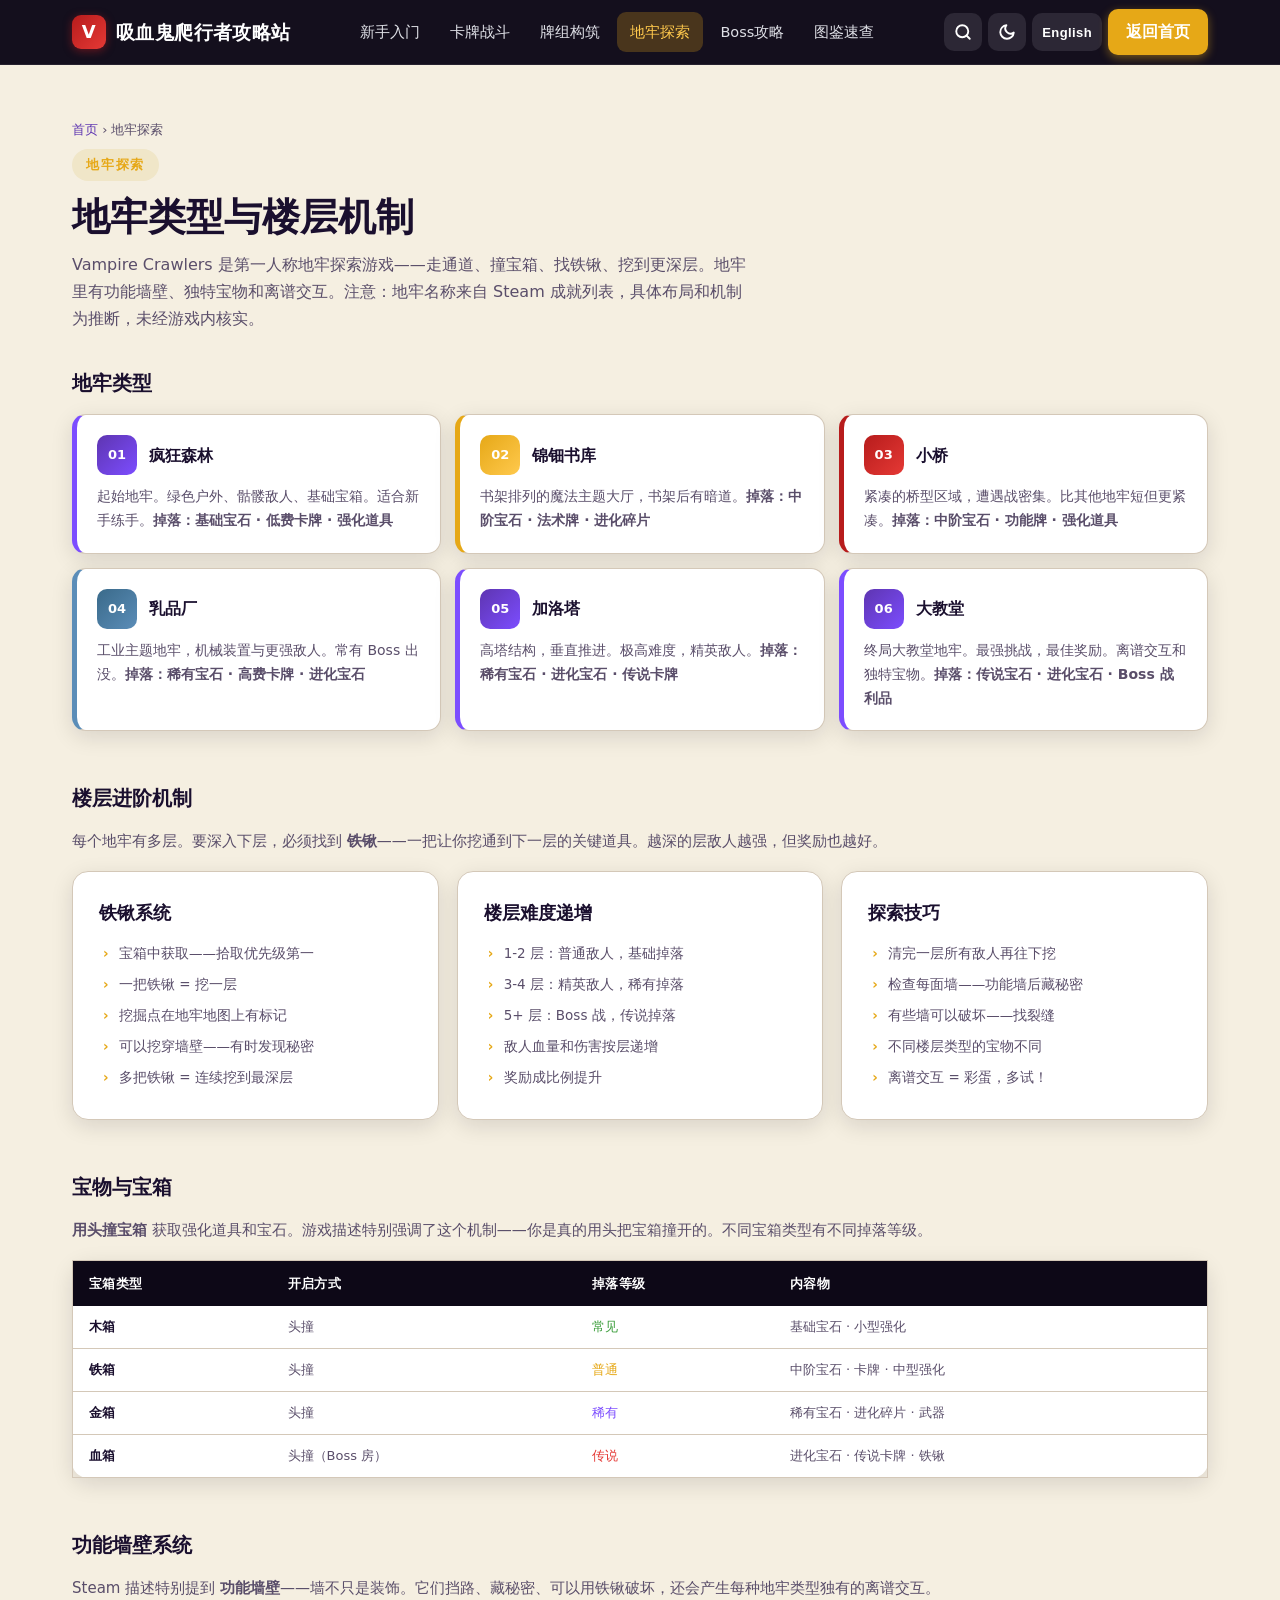
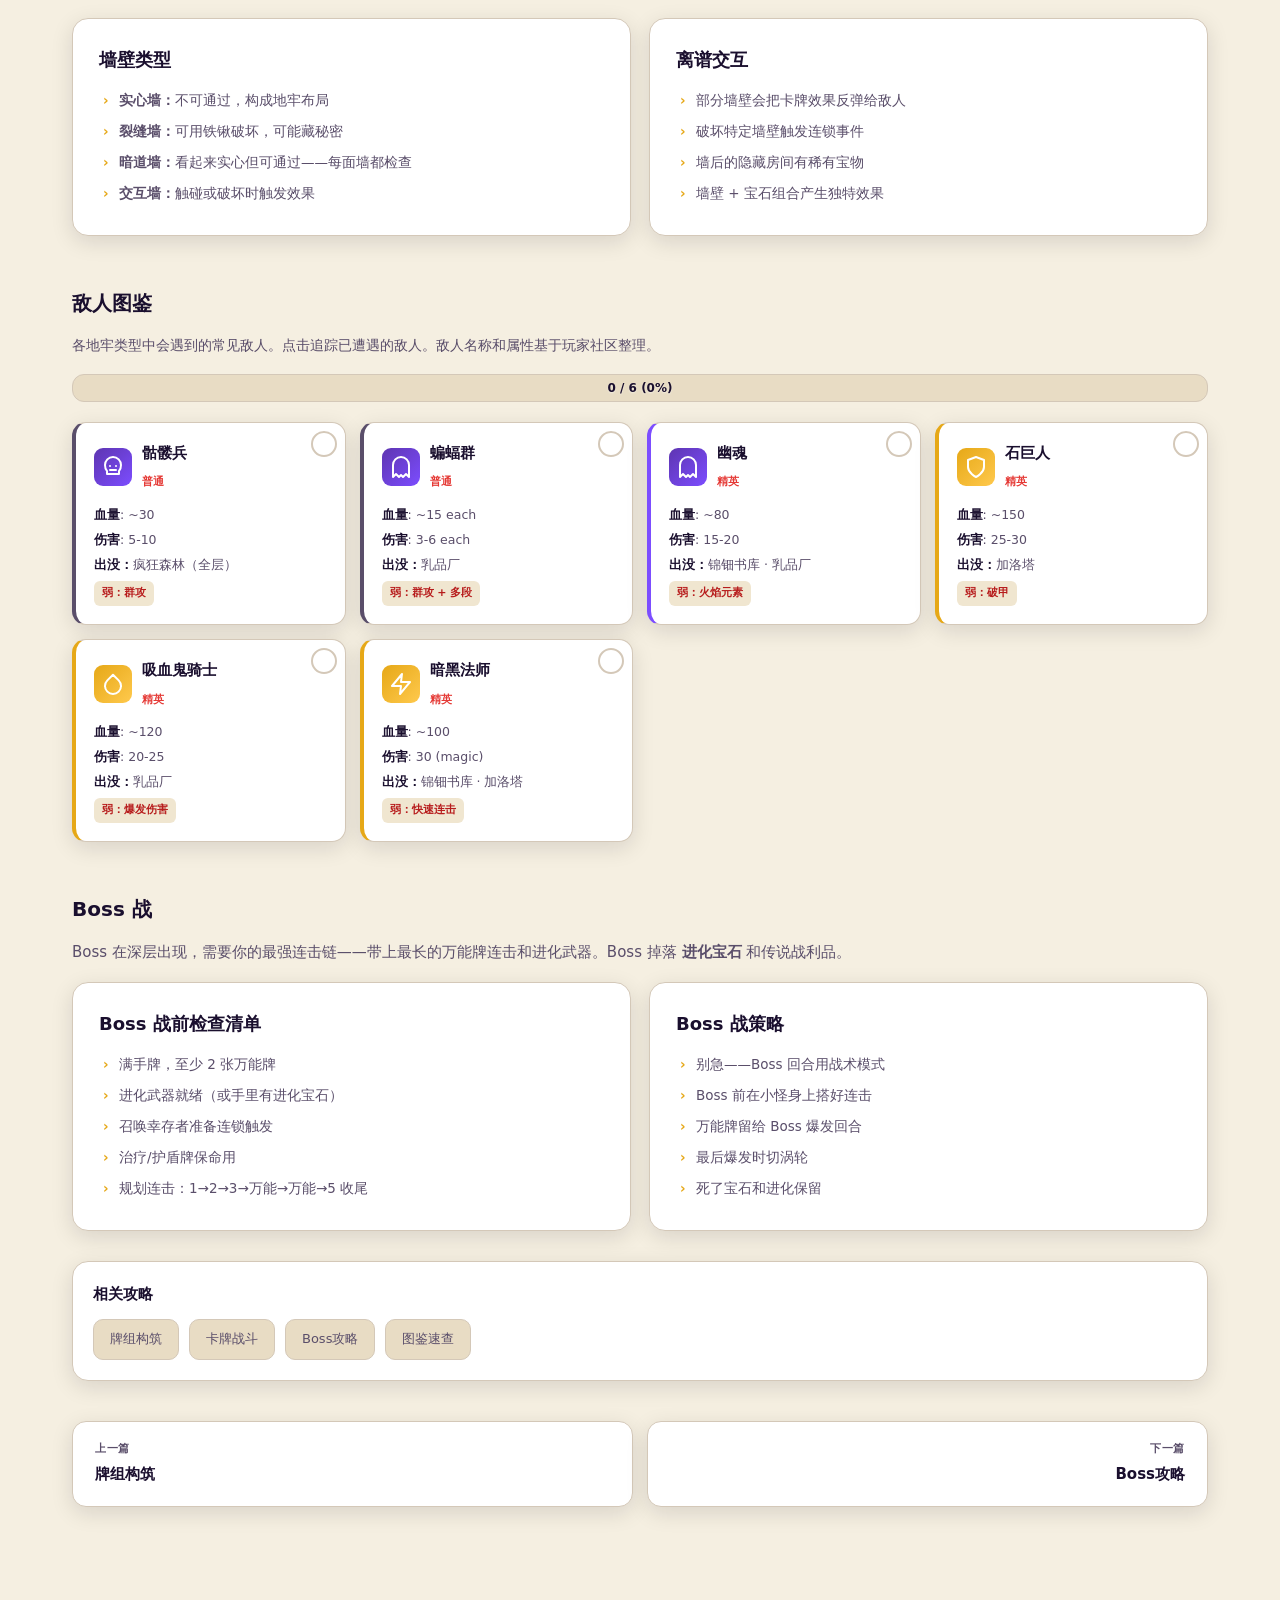
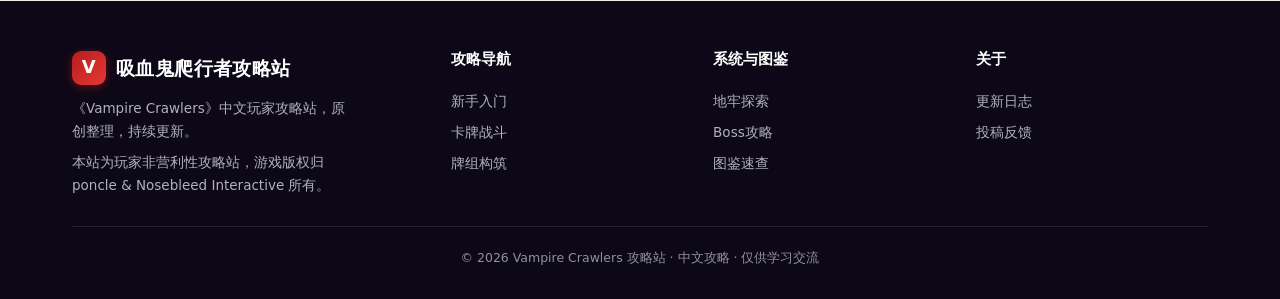
<file: dungeons.html>
<!DOCTYPE html>
<html lang="zh-CN">
<head>
<meta charset="UTF-8">
<meta name="viewport" content="width=device-width, initial-scale=1.0">
<title>地牢探索与楼层机制 | Vampire Crawlers 攻略</title>
<meta name="description" content="Vampire Crawlers 地牢探索指南：第一人称地牢类型、楼层进阶机制、铁锹挖掘系统、宝箱与宝物、墙壁交互、Boss 战。从表层到深层的完整探索攻略。">
<meta name="keywords" content="Vampire Crawlers地牢,楼层,铁锹,宝箱,墙壁,宝物,Boss,探索,第一人称">
<link rel="stylesheet" href="css/style.css">
<link rel="manifest" href="manifest.json">
<meta name="theme-color" content="#0d0817">
<script type="application/ld+json">
{"@context":"https://schema.org","@type":"Article","headline":"Vampire Crawlers 地牢探索指南","inLanguage":"zh-CN","about":"Vampire Crawlers 地牢类型、楼层机制与探索策略","isPartOf":{"@type":"WebSite","name":"Vampire Crawlers 攻略站"}}
</script>
</head>
<body>

<header class="nav">
  <div class="wrap nav-inner">
    <a href="index.html" class="brand"><span class="logo">V</span><span data-i18n="brand">吸血鬼爬行者攻略站</span></a>
    <nav class="nav-links" id="navLinks">
      <a href="getting-started.html" data-i18n="nav.getting-started">新手入门</a>
      <a href="combat.html" data-i18n="nav.combat">卡牌战斗</a>
      <a href="deckbuilding.html" data-i18n="nav.deckbuilding">牌组构筑</a>
      <a href="dungeons.html" class="active" data-i18n="nav.dungeons">地牢探索</a>
      <a href="bosses.html" data-i18n="nav.bosses">Boss攻略</a>
      <a href="items.html" data-i18n="nav.items">图鉴速查</a>
    </nav>
    <div class="nav-utils">
      <button class="nav-btn search-btn" aria-label="搜索"><svg width="18" height="18" viewBox="0 0 24 24" fill="none" stroke="currentColor" stroke-width="2.5" stroke-linecap="round" stroke-linejoin="round"><circle cx="11" cy="11" r="8"/><line x1="21" y1="21" x2="16.65" y2="16.65"/></svg></button>
      <button class="nav-btn dark-btn" aria-label="暗色模式"><svg width="18" height="18" viewBox="0 0 24 24" fill="none" stroke="currentColor" stroke-width="2.5" stroke-linecap="round" stroke-linejoin="round"><path d="M21 12.79A9 9 0 1 1 11.21 3 7 7 0 0 0 21 12.79z"/></svg></button>
      <button class="nav-btn lang-btn" aria-label="语言">English</button>
      <a href="index.html" class="nav-cta" data-i18n="nav.cta.home">返回首页</a>
    </div>
    <button class="burger" id="burger" aria-label="菜单"><span></span><span></span><span></span></button>
  </div>
</header>

<section id="top" class="section-anchor" style="padding-top:54px">
  <div class="wrap">
    <div class="breadcrumb"><a href="index.html" data-en="Home">首页</a> <span>›</span> <span data-en="Dungeons">地牢探索</span></div>
    <span class="eyebrow" data-en="Dungeon Exploration">地牢探索</span>
    <h2 class="title" data-en="Dungeon Types &amp; Floor Mechanics">地牢类型与楼层机制</h2>
    <p class="subtitle" data-en="Vampire Crawlers is a first-person dungeon crawler — explore corridors, headbutt chests, find the shovel, dig to deeper floors. Dungeons pack functioning walls, unique treasures, and bizarre interactions. Note: Dungeon names are confirmed from the Steam achievement list; specific layouts and mechanics are inferred and not verified in-game.">Vampire Crawlers 是第一人称地牢探索游戏——走通道、撞宝箱、找铁锹、挖到更深层。地牢里有功能墙壁、独特宝物和离谱交互。注意：地牢名称来自 Steam 成就列表，具体布局和机制为推断，未经游戏内核实。</p>

    <!-- ===== DUNGEON TYPES ===== -->
    <div id="dungeon-types" class="section-anchor">
      <h4 style="color:var(--heading);margin-bottom:14px;font-size:20px" data-en="Dungeon Types">地牢类型</h4>
      <div class="dungeon-floors">
        <div class="dfloor">
          <div class="dfloor-head"><div class="dfloor-badge">01</div><h4 data-en="Mad Forest">疯狂森林</h4></div>
          <div class="dfloor-body" data-en="Starting dungeon. Green outdoors, skeleton enemies, basic chests. Good for learning the ropes. <b>Drops: Basic gems · Low-cost cards · Power-ups</b>">起始地牢。绿色户外、骷髅敌人、基础宝箱。适合新手练手。<b>掉落：基础宝石 · 低费卡牌 · 强化道具</b></div>
        </div>
        <div class="dfloor f2">
          <div class="dfloor-head"><div class="dfloor-badge">02</div><h4 data-en="Inlaid Library">锦钿书库</h4></div>
          <div class="dfloor-body" data-en="Book-lined halls with magic-themed enemies. Hidden passages behind bookshelves. <b>Drops: Mid-tier gems · Spell cards · Evolution shards</b>">书架排列的魔法主题大厅，书架后有暗道。<b>掉落：中阶宝石 · 法术牌 · 进化碎片</b></div>
        </div>
        <div class="dfloor f3">
          <div class="dfloor-head"><div class="dfloor-badge">03</div><h4 data-en="Tiny Bridge">小桥</h4></div>
          <div class="dfloor-body" data-en="A compact bridge area with unique encounters. Shorter but denser than other dungeons. <b>Drops: Mid-tier gems · Utility cards · Power-ups</b>">紧凑的桥型区域，遭遇战密集。比其他地牢短但更紧凑。<b>掉落：中阶宝石 · 功能牌 · 强化道具</b></div>
        </div>
        <div class="dfloor f4">
          <div class="dfloor-head"><div class="dfloor-badge">04</div><h4 data-en="Dairy Plant">乳品厂</h4></div>
          <div class="dfloor-body" data-en="Industrial-themed dungeon with machinery and tougher enemies. Boss encounters common. <b>Drops: Rare gems · High-cost cards · Evolution gems</b>">工业主题地牢，机械装置与更强敌人。常有 Boss 出没。<b>掉落：稀有宝石 · 高费卡牌 · 进化宝石</b></div>
        </div>
        <div class="dfloor f5">
          <div class="dfloor-head"><div class="dfloor-badge">05</div><h4 data-en="Gallo Tower">加洛塔</h4></div>
          <div class="dfloor-body" data-en="Towering structure with vertical progression. Extreme difficulty, elite enemies. <b>Drops: Rare gems · Evolution gems · Legendary cards</b>">高塔结构，垂直推进。极高难度，精英敌人。<b>掉落：稀有宝石 · 进化宝石 · 传说卡牌</b></div>
        </div>
        <div class="dfloor f6">
          <div class="dfloor-head"><div class="dfloor-badge">06</div><h4 data-en="Cappella Magna">大教堂</h4></div>
          <div class="dfloor-body" data-en="Endgame cathedral dungeon. The toughest challenges and best rewards. Bizarre interactions and unique treasures. <b>Drops: Legendary gems · Evolution gems · Boss loot</b>">终局大教堂地牢。最强挑战，最佳奖励。离谱交互和独特宝物。<b>掉落：传说宝石 · 进化宝石 · Boss 战利品</b></div>
        </div>
      </div>
      
    </div>

    <!-- ===== FLOOR MECHANICS ===== -->
    <div id="floors" class="section-anchor" style="margin-top:50px">
      <h4 style="color:var(--heading);margin-bottom:14px;font-size:20px" data-en="Floor Progression">楼层进阶机制</h4>
      <p style="margin-bottom:16px;color:var(--ink-soft);font-size:15px" data-en="Each dungeon has multiple floors. To go deeper, you need to find the <b>shovel</b> — a key item that lets you dig through to the next floor. Deeper floors have tougher enemies but better rewards.">每个地牢有多层。要深入下层，必须找到 <b>铁锹</b>——一把让你挖通到下一层的关键道具。越深的层敌人越强，但奖励也越好。</p>

      <div class="feature-grid">
        <div class="fcard"><h4 data-en="The Shovel">铁锹系统</h4><ul>
          <li data-en="Found in chests — priority #1 loot">宝箱中获取——拾取优先级第一</li>
          <li data-en="One shovel = one floor dig">一把铁锹 = 挖一层</li>
          <li data-en="Dig spot marked on the dungeon map">挖掘点在地牢地图上有标记</li>
          <li data-en="Can dig through walls — sometimes reveals secrets">可以挖穿墙壁——有时发现秘密</li>
          <li data-en="Multiple shovels = chain dig to deepest floors">多把铁锹 = 连续挖到最深层</li>
        </ul></div>
        <div class="fcard"><h4 data-en="Floor Difficulty Scaling">楼层难度递增</h4><ul>
          <li data-en="Floor 1-2: Normal enemies, basic loot">1-2 层：普通敌人，基础掉落</li>
          <li data-en="Floor 3-4: Elite enemies, rare loot">3-4 层：精英敌人，稀有掉落</li>
          <li data-en="Floor 5+: Boss encounters, legendary loot">5+ 层：Boss 战，传说掉落</li>
          <li data-en="Enemy HP and damage scale per floor">敌人血量和伤害按层递增</li>
          <li data-en="Rewards scale proportionally">奖励成比例提升</li>
        </ul></div>
        <div class="fcard"><h4 data-en="Exploration Tips">探索技巧</h4><ul>
          <li data-en="Clear all enemies on a floor before digging down">清完一层所有敌人再往下挖</li>
          <li data-en="Check every wall — functioning walls hide secrets">检查每面墙——功能墙后藏秘密</li>
          <li data-en="Some walls can be broken — look for cracks">有些墙可以破坏——找裂缝</li>
          <li data-en="Treasures are unique per floor type">不同楼层类型的宝物不同</li>
          <li data-en="Bizarre interactions = easter eggs, experiment!">离谱交互 = 彩蛋，多试！</li>
        </ul></div>
      </div>
    </div>

    <!-- ===== TREASURES & CHESTS ===== -->
    <div style="margin-top:50px">
      <h4 style="color:var(--heading);margin-bottom:14px;font-size:20px" data-en="Treasures &amp; Chests">宝物与宝箱</h4>
      <p style="margin-bottom:16px;color:var(--ink-soft);font-size:15px" data-en="<b>Headbutt chests</b> for power-ups and gems. The game description emphasizes this — you literally smash chests open with your head. Different chest types have different loot tiers."><b>用头撞宝箱</b> 获取强化道具和宝石。游戏描述特别强调了这个机制——你是真的用头把宝箱撞开的。不同宝箱类型有不同掉落等级。</p>

      <table class="data-table">
        <thead><tr>
          <th data-en="Chest Type">宝箱类型</th>
          <th data-en="How to Open">开启方式</th>
          <th data-en="Loot Tier">掉落等级</th>
          <th data-en="Contents">内容物</th>
        </tr></thead>
        <tbody>
          <tr><td data-en="Wooden Chest"><b>木箱</b></td><td data-en="Headbutt">头撞</td><td><span class="tier-1" data-en="Common">常见</span></td><td data-en="Basic gems · small power-ups">基础宝石 · 小型强化</td></tr>
          <tr><td data-en="Iron Chest"><b>铁箱</b></td><td data-en="Headbutt">头撞</td><td><span class="tier-2" data-en="Uncommon">普通</span></td><td data-en="Mid-tier gems · cards · medium power-ups">中阶宝石 · 卡牌 · 中型强化</td></tr>
          <tr><td data-en="Golden Chest"><b>金箱</b></td><td data-en="Headbutt">头撞</td><td><span class="tier-3" data-en="Rare">稀有</span></td><td data-en="Rare gems · evolution shards · weapons">稀有宝石 · 进化碎片 · 武器</td></tr>
          <tr><td data-en="Blood Chest"><b>血箱</b></td><td data-en="Headbutt (boss rooms)">头撞（Boss 房）</td><td><span class="tier-4" data-en="Legendary">传说</span></td><td data-en="Evolution gems · legendary cards · shovel">进化宝石 · 传说卡牌 · 铁锹</td></tr>
        </tbody>
      </table>
      
    </div>

    <!-- ===== WALL MECHANICS ===== -->
    <div id="walls" class="section-anchor" style="margin-top:50px">
      <h4 style="color:var(--heading);margin-bottom:14px;font-size:20px" data-en="Functioning Walls">功能墙壁系统</h4>
      <p style="margin-bottom:16px;color:var(--ink-soft);font-size:15px" data-en="The Steam description specifically mentions <b>functioning walls</b> — walls that aren't just decoration. They block paths, hide secrets, can be broken with the shovel, and create bizarre interactions unique to each dungeon type.">Steam 描述特别提到 <b>功能墙壁</b>——墙不只是装饰。它们挡路、藏秘密、可以用铁锹破坏，还会产生每种地牢类型独有的离谱交互。</p>

      <div class="feature-grid">
        <div class="fcard"><h4 data-en="Wall Types">墙壁类型</h4><ul>
          <li data-en="<b>Solid walls:</b> impassable, form the dungeon layout"><b>实心墙：</b>不可通过，构成地牢布局</li>
          <li data-en="<b>Cracked walls:</b> breakable with shovel, may hide secrets"><b>裂缝墙：</b>可用铁锹破坏，可能藏秘密</li>
          <li data-en="<b>Secret walls:</b> look solid but passable — check every wall"><b>暗道墙：</b>看起来实心但可通过——每面墙都检查</li>
          <li data-en="<b>Interactive walls:</b> trigger effects when touched or broken"><b>交互墙：</b>触碰或破坏时触发效果</li>
        </ul></div>
        <div class="fcard"><h4 data-en="Bizarre Interactions">离谱交互</h4><ul>
          <li data-en="Some walls reflect card effects back at enemies">部分墙壁会把卡牌效果反弹给敌人</li>
          <li data-en="Breaking specific walls triggers cascading events">破坏特定墙壁触发连锁事件</li>
          <li data-en="Hidden rooms behind walls contain rare treasures">墙后的隐藏房间有稀有宝物</li>
          <li data-en="Wall + gem combinations create unique effects">墙壁 + 宝石组合产生独特效果</li>
        </ul></div>
      </div>
    </div>

    <!-- ===== ENEMY CODEX ===== -->
    <div id="enemies" class="section-anchor" style="margin-top:50px">
      <h4 style="color:var(--heading);margin-bottom:14px;font-size:20px" data-en="Enemy Codex">敌人图鉴</h4>
      <p style="margin-bottom:16px;color:var(--ink-soft);font-size:14px" data-en="Common enemies you'll encounter across all dungeon types. Click to track which you've faced. Enemy names and stats are based on player community.">各地牢类型中会遇到的常见敌人。点击追踪已遭遇的敌人。敌人名称和属性基于玩家社区整理。</p>

      <div class="progress-header">
        <div style="flex:1;min-width:200px">
          <div class="pbar" data-progress-bar="enemies">
            <div class="pbar-fill" style="width:0"></div>
            <div class="pbar-text">0 / 0 (0%)</div>
          </div>
        </div>
      </div>

      <div class="enemy-grid">
        <div class="enemy-card e-normal" data-track="enemy-skeleton" data-track-type="collect" data-track-group="enemies">
          <div class="enemy-head">
            <div class="enemy-icon"><svg class="icon"><use href="#i-skull"/></svg></div>
            <div><h5 data-en="Skeleton">骷髅兵</h5><span class="enemy-type" data-en="Normal">普通</span></div>
          </div>
          <div class="enemy-body">
            <p><b data-en="HP">血量</b>: ~30</p>
            <p><b data-en="Damage">伤害</b>: 5-10</p>
            <p data-en="<b>Found:</b> Mad Forest (all floors)"><b>出没：</b>疯狂森林（全层）</p>
          </div>
          <span class="enemy-weak" data-en="Weak to: AoE">弱：群攻</span>
        </div>
        <div class="enemy-card e-normal" data-track="enemy-bat" data-track-type="collect" data-track-group="enemies">
          <div class="enemy-head">
            <div class="enemy-icon"><svg class="icon"><use href="#i-ghost"/></svg></div>
            <div><h5 data-en="Bat Swarm">蝙蝠群</h5><span class="enemy-type" data-en="Normal">普通</span></div>
          </div>
          <div class="enemy-body">
            <p><b data-en="HP">血量</b>: ~15 each</p>
            <p><b data-en="Damage">伤害</b>: 3-6 each</p>
            <p data-en="<b>Found:</b> Dairy Plant"><b>出没：</b>乳品厂</p>
          </div>
          <span class="enemy-weak" data-en="Weak to: AoE + Multi-hit">弱：群攻 + 多段</span>
        </div>
        <div class="enemy-card e-ghost" data-track="enemy-ghost" data-track-type="collect" data-track-group="enemies">
          <div class="enemy-head">
            <div class="enemy-icon"><svg class="icon"><use href="#i-ghost"/></svg></div>
            <div><h5 data-en="Wraith">幽魂</h5><span class="enemy-type" data-en="Elite">精英</span></div>
          </div>
          <div class="enemy-body">
            <p><b data-en="HP">血量</b>: ~80</p>
            <p><b data-en="Damage">伤害</b>: 15-20</p>
            <p data-en="<b>Found:</b> Inlaid Library · Dairy Plant"><b>出没：</b>锦钿书库 · 乳品厂</p>
          </div>
          <span class="enemy-weak" data-en="Weak to: Fire element">弱：火焰元素</span>
        </div>
        <div class="enemy-card e-elite" data-track="enemy-golem" data-track-type="collect" data-track-group="enemies">
          <div class="enemy-head">
            <div class="enemy-icon"><svg class="icon"><use href="#i-shield"/></svg></div>
            <div><h5 data-en="Stone Golem">石巨人</h5><span class="enemy-type" data-en="Elite">精英</span></div>
          </div>
          <div class="enemy-body">
            <p><b data-en="HP">血量</b>: ~150</p>
            <p><b data-en="Damage">伤害</b>: 25-30</p>
            <p data-en="<b>Found:</b> Gallo Tower"><b>出没：</b>加洛塔</p>
          </div>
          <span class="enemy-weak" data-en="Weak to: Armor-piercing">弱：破甲</span>
        </div>
        <div class="enemy-card e-elite" data-track="enemy-vampire" data-track-type="collect" data-track-group="enemies">
          <div class="enemy-head">
            <div class="enemy-icon"><svg class="icon"><use href="#i-blood"/></svg></div>
            <div><h5 data-en="Vampire Knight">吸血鬼骑士</h5><span class="enemy-type" data-en="Elite">精英</span></div>
          </div>
          <div class="enemy-body">
            <p><b data-en="HP">血量</b>: ~120</p>
            <p><b data-en="Damage">伤害</b>: 20-25</p>
            <p data-en="<b>Found:</b> Dairy Plant"><b>出没：</b>乳品厂</p>
          </div>
          <span class="enemy-weak" data-en="Weak to: Burst damage">弱：爆发伤害</span>
        </div>
        <div class="enemy-card e-elite" data-track="enemy-mage" data-track-type="collect" data-track-group="enemies">
          <div class="enemy-head">
            <div class="enemy-icon"><svg class="icon"><use href="#i-bolt"/></svg></div>
            <div><h5 data-en="Dark Mage">暗黑法师</h5><span class="enemy-type" data-en="Elite">精英</span></div>
          </div>
          <div class="enemy-body">
            <p><b data-en="HP">血量</b>: ~100</p>
            <p><b data-en="Damage">伤害</b>: 30 (magic)</p>
            <p data-en="<b>Found:</b> Inlaid Library · Gallo Tower"><b>出没：</b>锦钿书库 · 加洛塔</p>
          </div>
          <span class="enemy-weak" data-en="Weak to: Fast combos">弱：快速连击</span>
        </div>
      </div>
    </div>

    <!-- ===== BOSS ENCOUNTERS ===== -->
    <div style="margin-top:50px">
      <h4 style="color:var(--heading);margin-bottom:14px;font-size:20px" data-en="Boss Encounters">Boss 战</h4>
      <p style="margin-bottom:16px;color:var(--ink-soft);font-size:15px" data-en="Boss encounters occur on deeper floors. They require your best combo chains — bring your longest Wild-extended chains and evolved weapons. Bosses drop <b>evolution gems</b> and legendary loot.">Boss 在深层出现，需要你的最强连击链——带上最长的万能牌连击和进化武器。Boss 掉落 <b>进化宝石</b> 和传说战利品。</p>

      <div class="feature-grid">
        <div class="fcard"><h4 data-en="Boss Prep Checklist">Boss 战前检查清单</h4><ul>
          <li data-en="Full hand with at least 2 Wilds">满手牌，至少 2 张万能牌</li>
          <li data-en="Evolved weapon ready (or evolution gem in hand)">进化武器就绪（或手里有进化宝石）</li>
          <li data-en="Survivors summoned for cascade triggers">召唤幸存者准备连锁触发</li>
          <li data-en="Health/shield cards for survival">治疗/护盾牌保命用</li>
          <li data-en="Plan your chain: 1→2→3→Wild→Wild→5 finisher">规划连击：1→2→3→万能→万能→5 收尾</li>
        </ul></div>
        <div class="fcard"><h4 data-en="Boss Strategy">Boss 战策略</h4><ul>
          <li data-en="Don't rush — use tactical mode for boss turns">别急——Boss 回合用战术模式</li>
          <li data-en="Build your chain on trash mobs before boss">Boss 前在小怪身上搭好连击</li>
          <li data-en="Save Wilds for the boss burst turn">万能牌留给 Boss 爆发回合</li>
          <li data-en="Switch to Turbo for the final burst">最后爆发时切涡轮</li>
          <li data-en="If you die, you keep gems and evolutions">死了宝石和进化保留</li>
        </ul></div>
      </div>
    </div>

    <div class="cross-links">
      <h4 data-en="Related Guides">相关攻略</h4>
      <div class="cl-list">
        <a href="deckbuilding.html" data-en="Deck Building">牌组构筑</a>
        <a href="combat.html" data-en="Combat System">卡牌战斗</a>
        <a href="bosses.html" data-en="Boss Guides">Boss攻略</a>
        <a href="items.html" data-en="Codex">图鉴速查</a>
      </div>
    </div>

    <div class="page-nav">
      <a href="deckbuilding.html"><div class="pn-label" data-en="Previous">上一篇</div><div class="pn-title" data-en="Deck Building">牌组构筑</div></a>
      <a href="bosses.html"><div class="pn-label" data-en="Next">下一篇</div><div class="pn-title" data-en="Boss Guides">Boss攻略</div></a>
    </div>
  </div>
</section>

<footer>
  <div class="wrap">
    <div class="foot-grid">
      <div class="foot-brand">
        <a href="index.html" class="brand" style="color:#fff"><span class="logo">V</span><span data-en="Vampire Crawlers Guide">吸血鬼爬行者攻略站</span></a>
        <p data-i18n="foot.branddesc">《Vampire Crawlers》中文玩家攻略站，原创整理，持续更新。</p>
        <p class="disclaimer" data-en="This is a non-profit fan guide site. Game rights belong to poncle & Nosebleed Interactive.">本站为玩家非营利性攻略站，游戏版权归 poncle & Nosebleed Interactive 所有。</p>
      </div>
      <div><h4 data-i18n="foot.nav">攻略导航</h4><a href="getting-started.html" data-en="Beginner">新手入门</a><a href="combat.html" data-en="Combat">卡牌战斗</a><a href="deckbuilding.html" data-en="Deck Building">牌组构筑</a></div>
<div><h4 data-i18n="foot.systems">系统与图鉴</h4><a href="dungeons.html" data-en="Dungeons">地牢探索</a><a href="bosses.html" data-en="Bosses">Boss攻略</a><a href="items.html" data-en="Codex">图鉴速查</a></div>
<div><h4 data-i18n="foot.about">关于</h4><a href="changelog.html" data-i18n="foot.changelog">更新日志</a><a href="https://github.com/yxhtl/vampire-crawlers-guide" target="_blank" data-i18n="foot.feedback">投稿反馈</a></div>
    </div>
    <div class="foot-bottom" data-i18n="foot.copy">© 2026 Vampire Crawlers 攻略站 · 中文攻略 · 仅供学习交流</div>
  </div>
</footer>

<button id="toTop" aria-label="返回顶部" data-en="Top">顶部</button>
<div class="search-overlay" id="searchOverlay">
  <div class="search-panel">
    <div class="search-input-wrap">
      <span class="s-ico"></span>
      <input type="text" placeholder="搜索攻略、卡牌、机制…">
      <button class="search-close" aria-label="关闭">×</button>
    </div>
    <div class="search-results"></div>
  </div>
</div>
<script src="js/common.js"></script>
<script>if('serviceWorker' in navigator){navigator.serviceWorker.register('sw.js')}</script>
</body>
</html>
</file>
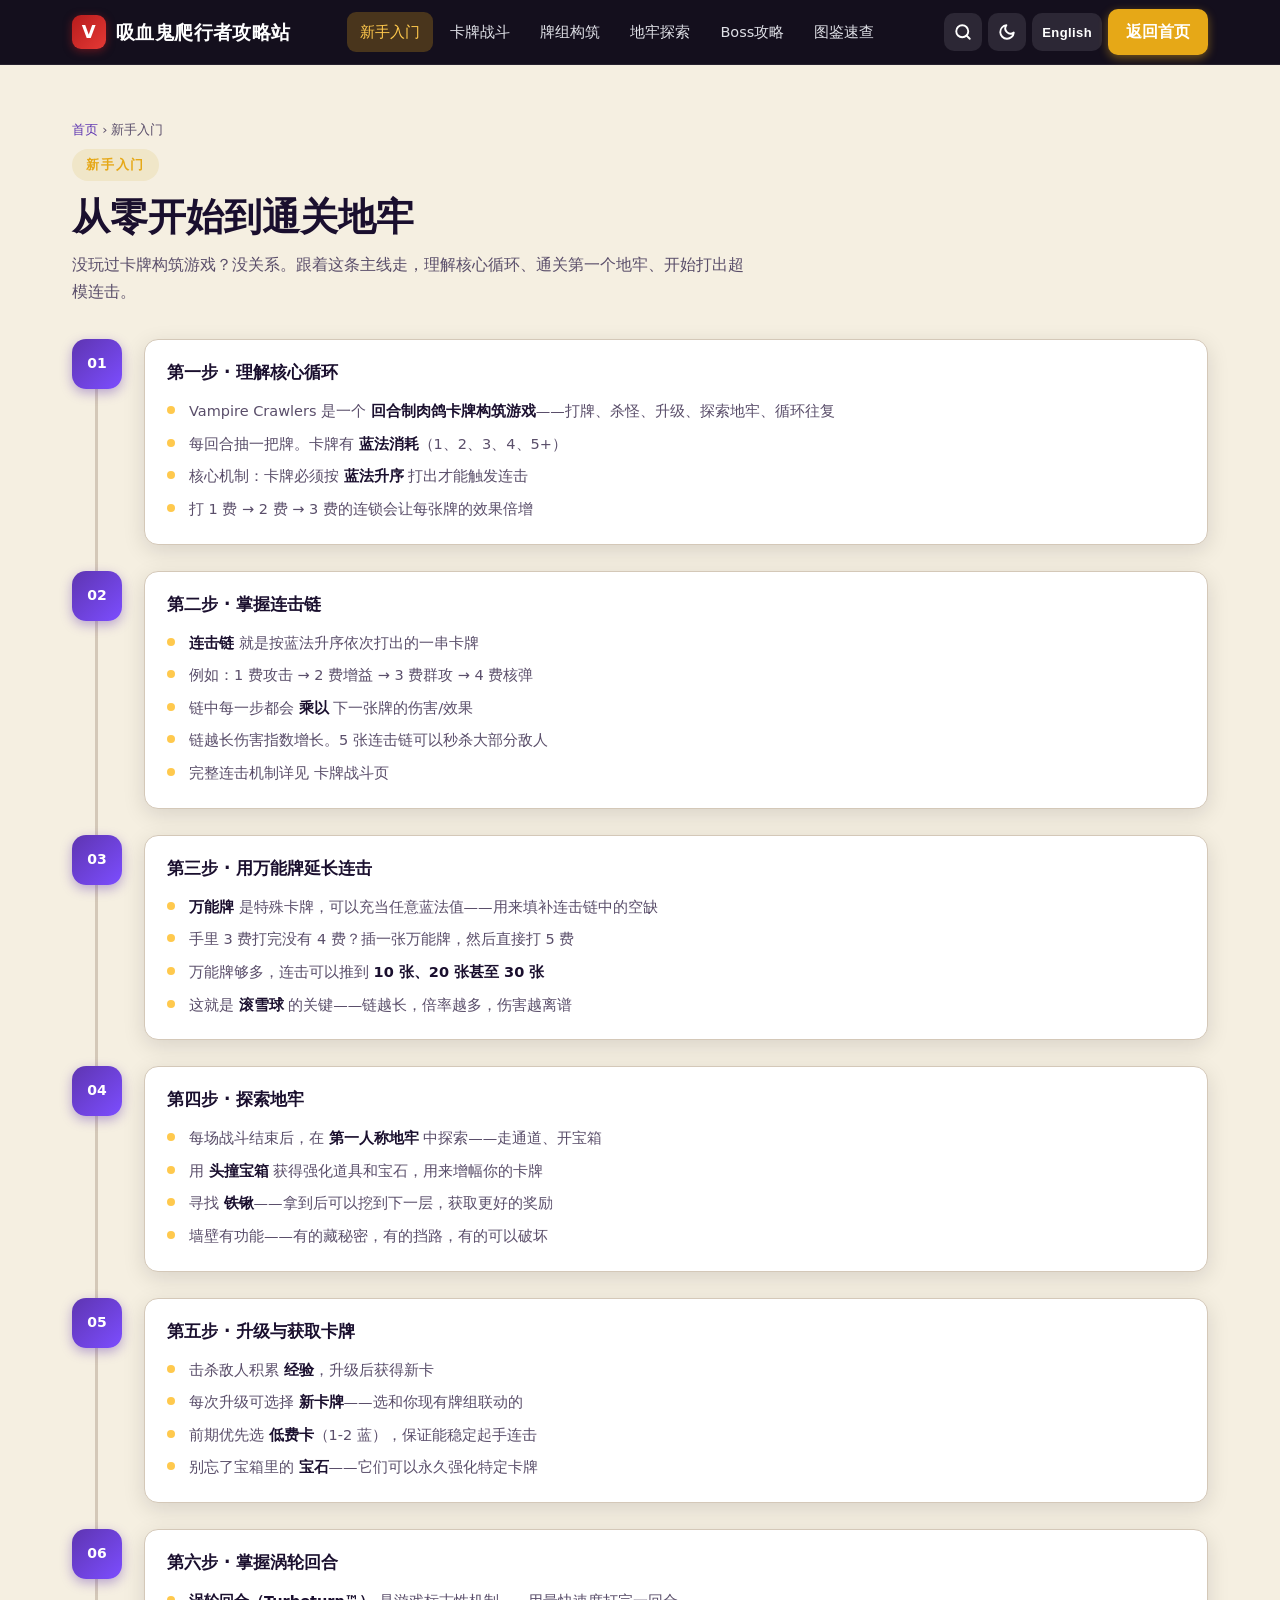
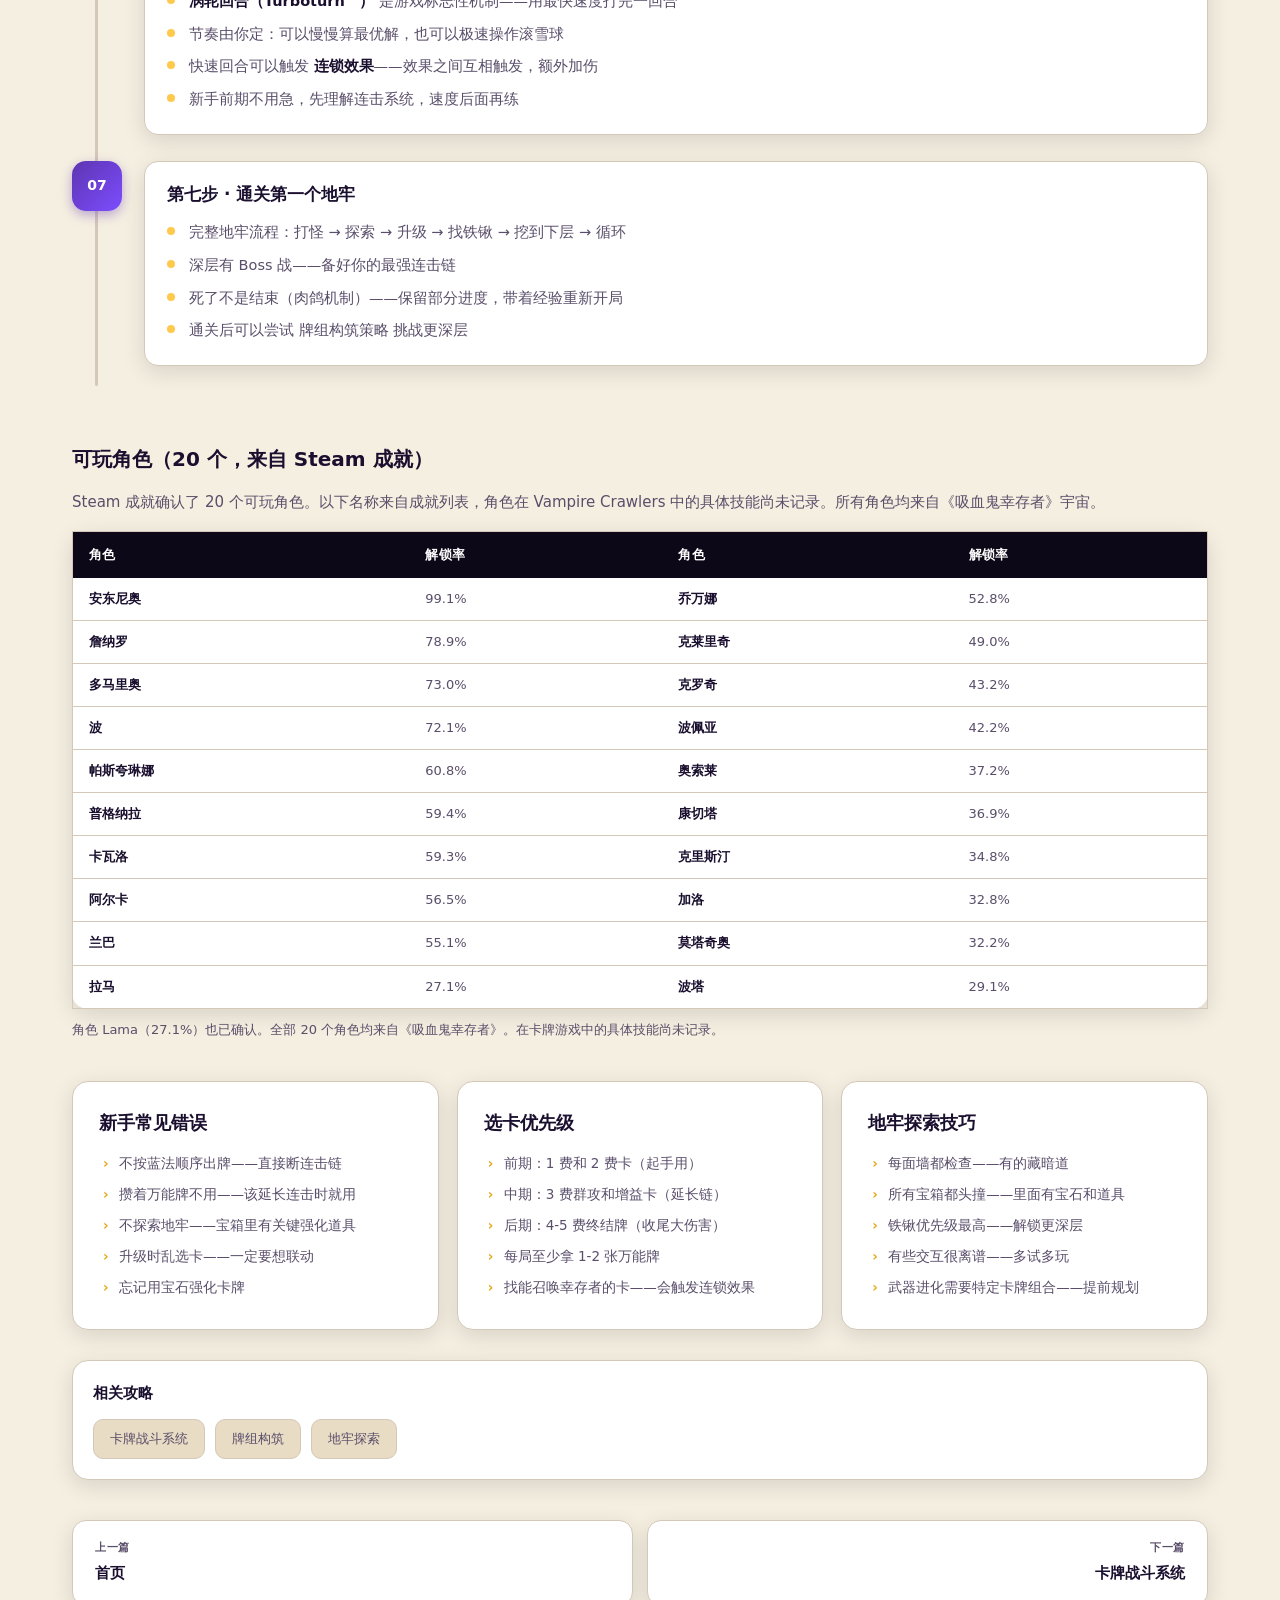
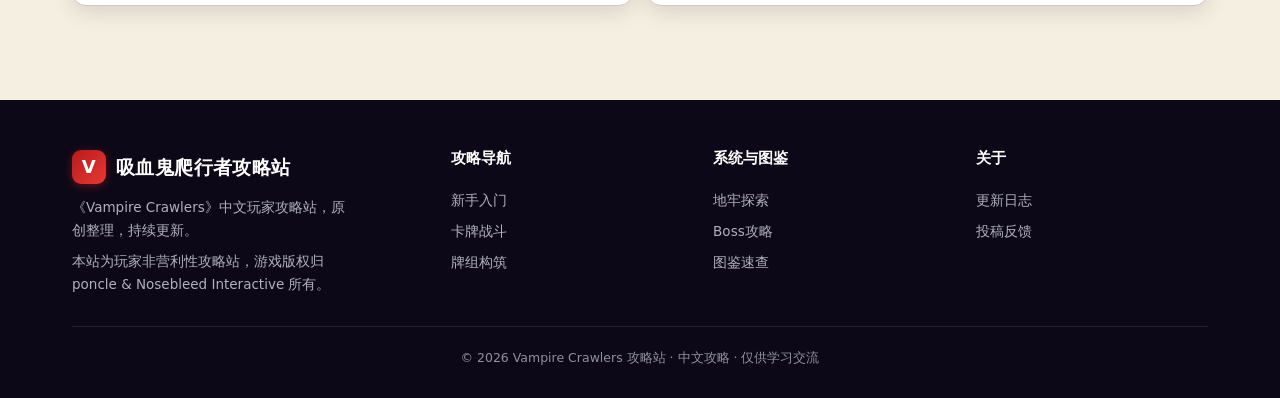
<file: getting-started.html>
<!DOCTYPE html>
<html lang="zh-CN">
<head>
<meta charset="UTF-8">
<meta name="viewport" content="width=device-width, initial-scale=1.0">
<title>新手入门指南 | Vampire Crawlers 攻略</title>
<meta name="description" content="Vampire Crawlers 新手入门攻略：从理解蓝法顺序到通关第一个地牢，回合制卡牌地牢爬行者保姆级上手流程，含常见错误避坑与优先级指引。">
<meta name="keywords" content="Vampire Crawlers新手,入门攻略,蓝法顺序,连击,第一局,Turboturn,地牢,卡牌">
<link rel="stylesheet" href="css/style.css">
<link rel="manifest" href="manifest.json">
<meta name="theme-color" content="#0d0817">
<script type="application/ld+json">
{"@context":"https://schema.org","@type":"Article","headline":"Vampire Crawlers 新手入门指南","inLanguage":"zh-CN","about":"Vampire Crawlers 新手入门攻略与回合流程","isPartOf":{"@type":"WebSite","name":"Vampire Crawlers 攻略站"}}
</script>
</head>
<body>

<header class="nav">
  <div class="wrap nav-inner">
    <a href="index.html" class="brand"><span class="logo">V</span><span data-i18n="brand">吸血鬼爬行者攻略站</span></a>
    <nav class="nav-links" id="navLinks">
      <a href="getting-started.html" class="active" data-i18n="nav.getting-started">新手入门</a>
      <a href="combat.html" data-i18n="nav.combat">卡牌战斗</a>
      <a href="deckbuilding.html" data-i18n="nav.deckbuilding">牌组构筑</a>
      <a href="dungeons.html" data-i18n="nav.dungeons">地牢探索</a>
      <a href="bosses.html" data-i18n="nav.bosses">Boss攻略</a>
      <a href="items.html" data-i18n="nav.items">图鉴速查</a>
    </nav>
    <div class="nav-utils">
      <button class="nav-btn search-btn" aria-label="搜索"><svg width="18" height="18" viewBox="0 0 24 24" fill="none" stroke="currentColor" stroke-width="2.5" stroke-linecap="round" stroke-linejoin="round"><circle cx="11" cy="11" r="8"/><line x1="21" y1="21" x2="16.65" y2="16.65"/></svg></button>
      <button class="nav-btn dark-btn" aria-label="暗色模式"><svg width="18" height="18" viewBox="0 0 24 24" fill="none" stroke="currentColor" stroke-width="2.5" stroke-linecap="round" stroke-linejoin="round"><path d="M21 12.79A9 9 0 1 1 11.21 3 7 7 0 0 0 21 12.79z"/></svg></button>
      <button class="nav-btn lang-btn" aria-label="语言">English</button>
      <a href="index.html" class="nav-cta" data-i18n="nav.cta.home">返回首页</a>
    </div>
    <button class="burger" id="burger" aria-label="菜单"><span></span><span></span><span></span></button>
  </div>
</header>

<section id="top" class="section-anchor" style="padding-top:54px">
  <div class="wrap">
    <div class="breadcrumb"><a href="index.html" data-en="Home">首页</a> <span>›</span> <span data-en="Beginner">新手入门</span></div>
    <span class="eyebrow" data-en="Beginner">新手入门</span>
    <h2 class="title" data-en="From Zero to Dungeon Clear">从零开始到通关地牢</h2>
    <p class="subtitle" data-en="Never played a deckbuilder? No problem. Follow this step-by-step path to understand the core loop, survive your first dungeon, and start building busted combos.">没玩过卡牌构筑游戏？没关系。跟着这条主线走，理解核心循环、通关第一个地牢、开始打出超模连击。</p>

    <div class="timeline">
      <div class="tl-item">
        <div class="tl-dot">01</div>
        <div class="tl-body">
          <h4 data-en="Step 1 · Understand the Core Loop">第一步 · 理解核心循环</h4>
          <ul>
            <li data-en="Vampire Crawlers is a &lt;b&gt;turn-based roguelite deckbuilder&lt;/b&gt; — you play cards, kill monsters, level up, explore dungeons, repeat">Vampire Crawlers 是一个 <b>回合制肉鸽卡牌构筑游戏</b>——打牌、杀怪、升级、探索地牢、循环往复</li>
            <li data-en="Each turn you draw a hand of cards. Cards have &lt;b&gt;mana costs&lt;/b&gt; (1, 2, 3, 4, 5+)">每回合抽一把牌。卡牌有 <b>蓝法消耗</b>（1、2、3、4、5+）</li>
            <li data-en="The core twist: cards must be played in &lt;b&gt;ascending mana order&lt;/b&gt; to trigger combos">核心机制：卡牌必须按 <b>蓝法升序</b> 打出才能触发连击</li>
            <li data-en="Playing a 1-cost → 2-cost → 3-cost chain multiplies each card's effect">打 1 费 → 2 费 → 3 费的连锁会让每张牌的效果倍增</li>
          </ul>
        </div>
      </div>
      <div class="tl-item">
        <div class="tl-dot">02</div>
        <div class="tl-body">
          <h4 data-en="Step 2 · Learn the Combo Chain">第二步 · 掌握连击链</h4>
          <ul>
            <li data-en="A &lt;b&gt;combo chain&lt;/b&gt; is a sequence of cards played in ascending mana order"> <b>连击链</b> 就是按蓝法升序依次打出的一串卡牌</li>
            <li data-en="Example: 1-cost attack → 2-cost buff → 3-cost AoE → 4-cost nuke">例如：1 费攻击 → 2 费增益 → 3 费群攻 → 4 费核弹</li>
            <li data-en="Each step in the chain &lt;b&gt;multiplies&lt;/b&gt; the next card's damage/effect">链中每一步都会 <b>乘以</b> 下一张牌的伤害/效果</li>
            <li data-en="Longer chains = exponentially more damage. A 5-card chain can one-shot most enemies">链越长伤害指数增长。5 张连击链可以秒杀大部分敌人</li>
            <li data-en="See the &lt;a class='xref' href='combat.html#combo'&gt;Combat page&lt;/a&gt; for the full combo mechanics">完整连击机制详见 <a class='xref' href='combat.html#combo'>卡牌战斗页</a></li>
          </ul>
        </div>
      </div>
      <div class="tl-item">
        <div class="tl-dot">03</div>
        <div class="tl-body">
          <h4 data-en="Step 3 · Use Wilds to Extend Chains">第三步 · 用万能牌延长连击</h4>
          <ul>
            <li data-en="&lt;b&gt;Wilds&lt;/b&gt; are special cards that act as any mana cost — they bridge gaps in your chain"><b>万能牌</b> 是特殊卡牌，可以充当任意蓝法值——用来填补连击链中的空缺</li>
            <li data-en="Stuck at 3-cost with no 4-cost card? Drop a Wild, then play your 5-cost">手里 3 费打完没有 4 费？插一张万能牌，然后直接打 5 费</li>
            <li data-en="With enough Wilds, you can push a chain to &lt;b&gt;10, 20, even 30 cards&lt;/b&gt;">万能牌够多，连击可以推到 <b>10 张、20 张甚至 30 张</b></li>
            <li data-en="This is the key to &lt;b&gt;snowballing&lt;/b&gt; — longer chains = more multipliers = game-breaking damage">这就是 <b>滚雪球</b> 的关键——链越长，倍率越多，伤害越离谱</li>
          </ul>
        </div>
      </div>
      <div class="tl-item">
        <div class="tl-dot">04</div>
        <div class="tl-body">
          <h4 data-en="Step 4 · Explore the Dungeon">第四步 · 探索地牢</h4>
          <ul>
            <li data-en="After each fight, explore the &lt;b&gt;first-person dungeon&lt;/b&gt; — move through corridors, find chests">每场战斗结束后，在 <b>第一人称地牢</b> 中探索——走通道、开宝箱</li>
            <li data-en="&lt;b&gt;Headbutt chests&lt;/b&gt; for power-ups and gems to augment your cards">用 <b>头撞宝箱</b> 获得强化道具和宝石，用来增幅你的卡牌</li>
            <li data-en="Look for the &lt;b&gt;shovel&lt;/b&gt; — it lets you dig to the next floor for better rewards">寻找 <b>铁锹</b>——拿到后可以挖到下一层，获取更好的奖励</li>
            <li data-en="Walls are functional — some hide secrets, some block your path, some can be broken">墙壁有功能——有的藏秘密，有的挡路，有的可以破坏</li>
          </ul>
        </div>
      </div>
      <div class="tl-item">
        <div class="tl-dot">05</div>
        <div class="tl-body">
          <h4 data-en="Step 5 · Level Up &amp; Gain Cards">第五步 · 升级与获取卡牌</h4>
          <ul>
            <li data-en="Accumulate &lt;b&gt;experience&lt;/b&gt; from kills to level up">击杀敌人积累 <b>经验</b>，升级后获得新卡</li>
            <li data-en="Each level-up offers a choice of &lt;b&gt;new cards&lt;/b&gt; — pick ones that synergize with your deck">每次升级可选择 <b>新卡牌</b>——选和你现有牌组联动的</li>
            <li data-en="Early game: prioritize &lt;b&gt;low-cost cards&lt;/b&gt; (1-2 mana) to start chains reliably">前期优先选 <b>低费卡</b>（1-2 蓝），保证能稳定起手连击</li>
            <li data-en="Don't forget &lt;b&gt;gems&lt;/b&gt; from chests — they permanently augment specific cards">别忘了宝箱里的 <b>宝石</b>——它们可以永久强化特定卡牌</li>
          </ul>
        </div>
      </div>
      <div class="tl-item">
        <div class="tl-dot">06</div>
        <div class="tl-body">
          <h4 data-en="Step 6 · Master the Turboturn">第六步 · 掌握涡轮回合</h4>
          <ul>
            <li data-en="The &lt;b&gt;Turboturn™&lt;/b&gt; is the game's signature mechanic — play your turn as fast as possible"><b>涡轮回合（Turboturn™）</b> 是游戏标志性机制——用最快速度打完一回合</li>
            <li data-en="You choose the pace: take your time to be tactical, or blitz for snowballing carnage">节奏由你定：可以慢慢算最优解，也可以极速操作滚雪球</li>
            <li data-en="Fast turns can trigger &lt;b&gt;cascading effects&lt;/b&gt; — effects chain off each other for bonus damage">快速回合可以触发 <b>连锁效果</b>——效果之间互相触发，额外加伤</li>
            <li data-en="Early on, don't worry about speed — focus on understanding the combo system first">新手前期不用急，先理解连击系统，速度后面再练</li>
          </ul>
        </div>
      </div>
      <div class="tl-item">
        <div class="tl-dot">07</div>
        <div class="tl-body">
          <h4 data-en="Step 7 · Clear Your First Dungeon">第七步 · 通关第一个地牢</h4>
          <ul>
            <li data-en="A full dungeon run: fight monsters → explore → level up → find shovel → dig to next floor → repeat">完整地牢流程：打怪 → 探索 → 升级 → 找铁锹 → 挖到下层 → 循环</li>
            <li data-en="Boss encounters at deeper floors — bring your best combo chain ready">深层有 Boss 战——备好你的最强连击链</li>
            <li data-en="Death is not the end (roguelite) — you keep some progress and start a new run with better understanding">死了不是结束（肉鸽机制）——保留部分进度，带着经验重新开局</li>
            <li data-en="After clearing, try &lt;a class='xref' href='deckbuilding.html'&gt;deck building strategies&lt;/a&gt; for deeper runs">通关后可以尝试 <a class='xref' href='deckbuilding.html'>牌组构筑策略</a> 挑战更深层</li>
          </ul>
        </div>
      </div>
    </div>

    <!-- ===== CHARACTERS ===== -->
    <div id="characters" class="section-anchor" style="margin-top:50px">
      <h4 style="color:var(--heading);margin-bottom:14px;font-size:20px" data-en="Playable Characters (20, from Steam Achievements)">可玩角色（20 个，来自 Steam 成就）</h4>
      <p style="margin-bottom:16px;color:var(--ink-soft);font-size:15px" data-en="Steam achievements confirm 20 playable characters. Names below are confirmed; specific abilities in Vampire Crawlers are not yet documented. All characters are from the Vampire Survivors universe.">Steam 成就确认了 20 个可玩角色。以下名称来自成就列表，角色在 Vampire Crawlers 中的具体技能尚未记录。所有角色均来自《吸血鬼幸存者》宇宙。</p>

      <table class="data-table">
        <thead><tr>
          <th data-en="Character">角色</th>
          <th data-en="Unlock Rate">解锁率</th>
          <th data-en="Character">角色</th>
          <th data-en="Unlock Rate">解锁率</th>
        </tr></thead>
        <tbody>
          <tr><td data-en="Antonio"><b>安东尼奥</b></td><td>99.1%</td><td data-en="Giovanna"><b>乔万娜</b></td><td>52.8%</td></tr>
          <tr><td data-en="Gennaro"><b>詹纳罗</b></td><td>78.9%</td><td data-en="Clerici"><b>克莱里奇</b></td><td>49.0%</td></tr>
          <tr><td data-en="Dommario"><b>多马里奥</b></td><td>73.0%</td><td data-en="Krochi"><b>克罗奇</b></td><td>43.2%</td></tr>
          <tr><td data-en="Poe"><b>波</b></td><td>72.1%</td><td data-en="Poppea"><b>波佩亚</b></td><td>42.2%</td></tr>
          <tr><td data-en="Pasqualina"><b>帕斯夸琳娜</b></td><td>60.8%</td><td data-en="O'Sole"><b>奥索莱</b></td><td>37.2%</td></tr>
          <tr><td data-en="Pugnala"><b>普格纳拉</b></td><td>59.4%</td><td data-en="Concetta"><b>康切塔</b></td><td>36.9%</td></tr>
          <tr><td data-en="Cavallo"><b>卡瓦洛</b></td><td>59.3%</td><td data-en="Christine"><b>克里斯汀</b></td><td>34.8%</td></tr>
          <tr><td data-en="Arca"><b>阿尔卡</b></td><td>56.5%</td><td data-en="Gallo"><b>加洛</b></td><td>32.8%</td></tr>
          <tr><td data-en="Ramba"><b>兰巴</b></td><td>55.1%</td><td data-en="Mortaccio"><b>莫塔奇奥</b></td><td>32.2%</td></tr>
          <tr><td data-en="Lama"><b>拉马</b></td><td>27.1%</td><td data-en="Porta"><b>波塔</b></td><td>29.1%</td></tr>
        </tbody>
      </table>
      <p style="font-size:13px;color:var(--ink-soft);margin-top:10px" data-en="Character name Lama (27.1%) also confirmed. All 20 characters are from Vampire Survivors. Specific abilities in card-game context are not yet documented.">角色 Lama（27.1%）也已确认。全部 20 个角色均来自《吸血鬼幸存者》。在卡牌游戏中的具体技能尚未记录。</p>
    </div>

    <div class="feature-grid" style="margin-top:40px">
      <div class="fcard"><h4 data-en="Common Beginner Mistakes">新手常见错误</h4><ul>
        <li data-en="Playing cards out of mana order — breaks the combo chain">不按蓝法顺序出牌——直接断连击链</li>
        <li data-en="Hoarding Wilds instead of using them to extend chains">攒着万能牌不用——该延长连击时就用</li>
        <li data-en="Ignoring dungeon exploration — chests have crucial power-ups">不探索地牢——宝箱里有关键强化道具</li>
        <li data-en="Picking random cards on level-up — always think about synergy">升级时乱选卡——一定要想联动</li>
        <li data-en="Forgetting to augment cards with gems">忘记用宝石强化卡牌</li>
      </ul></div>
      <div class="fcard"><h4 data-en="Card Priority Guide">选卡优先级</h4><ul>
        <li data-en="Early: 1-cost and 2-cost cards (chain starters)">前期：1 费和 2 费卡（起手用）</li>
        <li data-en="Mid: 3-cost AoE and buff cards (chain extenders)">中期：3 费群攻和增益卡（延长链）</li>
        <li data-en="Late: 4-5 cost finishers (chain enders, big damage)">后期：4-5 费终结牌（收尾大伤害）</li>
        <li data-en="Always grab at least 1-2 Wilds per run">每局至少拿 1-2 张万能牌</li>
        <li data-en="Look for cards that summon survivors — they trigger cascades">找能召唤幸存者的卡——会触发连锁效果</li>
      </ul></div>
      <div class="fcard"><h4 data-en="Dungeon Exploration Tips">地牢探索技巧</h4><ul>
        <li data-en="Check every wall — some hide secret passages">每面墙都检查——有的藏暗道</li>
        <li data-en="Headbutt ALL chests — gems and power-ups inside">所有宝箱都头撞——里面有宝石和道具</li>
        <li data-en="The shovel is priority #1 — it unlocks deeper floors">铁锹优先级最高——解锁更深层</li>
        <li data-en="Some interactions are bizarre — experiment and have fun">有些交互很离谱——多试多玩</li>
        <li data-en="Weapon evolutions need specific card combinations — plan ahead">武器进化需要特定卡牌组合——提前规划</li>
      </ul></div>
    </div>

    <div class="cross-links">
      <h4 data-en="Related Guides">相关攻略</h4>
      <div class="cl-list">
        <a href="combat.html" data-en="Combat System">卡牌战斗系统</a>
        <a href="deckbuilding.html" data-en="Deck Building">牌组构筑</a>
        <a href="dungeons.html" data-en="Dungeon Exploration">地牢探索</a>
      </div>
    </div>

    <div class="page-nav">
      <a href="index.html"><div class="pn-label" data-en="Previous">上一篇</div><div class="pn-title" data-en="Home">首页</div></a>
      <a href="combat.html"><div class="pn-label" data-en="Next">下一篇</div><div class="pn-title" data-en="Combat System">卡牌战斗系统</div></a>
    </div>
  </div>
</section>

<footer>
  <div class="wrap">
    <div class="foot-grid">
      <div class="foot-brand">
        <a href="index.html" class="brand" style="color:#fff"><span class="logo">V</span><span data-en="Vampire Crawlers Guide">吸血鬼爬行者攻略站</span></a>
        <p data-i18n="foot.branddesc">《Vampire Crawlers》中文玩家攻略站，原创整理，持续更新。</p>
        <p class="disclaimer" data-en="This is a non-profit fan guide site. Game rights belong to poncle & Nosebleed Interactive.">本站为玩家非营利性攻略站，游戏版权归 poncle & Nosebleed Interactive 所有。</p>
      </div>
      <div><h4 data-i18n="foot.nav">攻略导航</h4><a href="getting-started.html" data-en="Beginner">新手入门</a><a href="combat.html" data-en="Combat">卡牌战斗</a><a href="deckbuilding.html" data-en="Deck Building">牌组构筑</a></div>
<div><h4 data-i18n="foot.systems">系统与图鉴</h4><a href="dungeons.html" data-en="Dungeons">地牢探索</a><a href="bosses.html" data-en="Bosses">Boss攻略</a><a href="items.html" data-en="Codex">图鉴速查</a></div>
<div><h4 data-i18n="foot.about">关于</h4><a href="changelog.html" data-i18n="foot.changelog">更新日志</a><a href="https://github.com/yxhtl/vampire-crawlers-guide" target="_blank" data-i18n="foot.feedback">投稿反馈</a></div>
    </div>
    <div class="foot-bottom" data-i18n="foot.copy">© 2026 Vampire Crawlers 攻略站 · 中文攻略 · 仅供学习交流</div>
  </div>
</footer>

<button id="toTop" aria-label="返回顶部" data-en="Top">顶部</button>
<div class="search-overlay" id="searchOverlay">
  <div class="search-panel">
    <div class="search-input-wrap">
      <span class="s-ico"></span>
      <input type="text" placeholder="搜索攻略、卡牌、机制…">
      <button class="search-close" aria-label="关闭">×</button>
    </div>
    <div class="search-results"></div>
  </div>
</div>
<script src="js/common.js"></script>
<script>if('serviceWorker' in navigator){navigator.serviceWorker.register('sw.js')}</script>
</body>
</html>
</file>
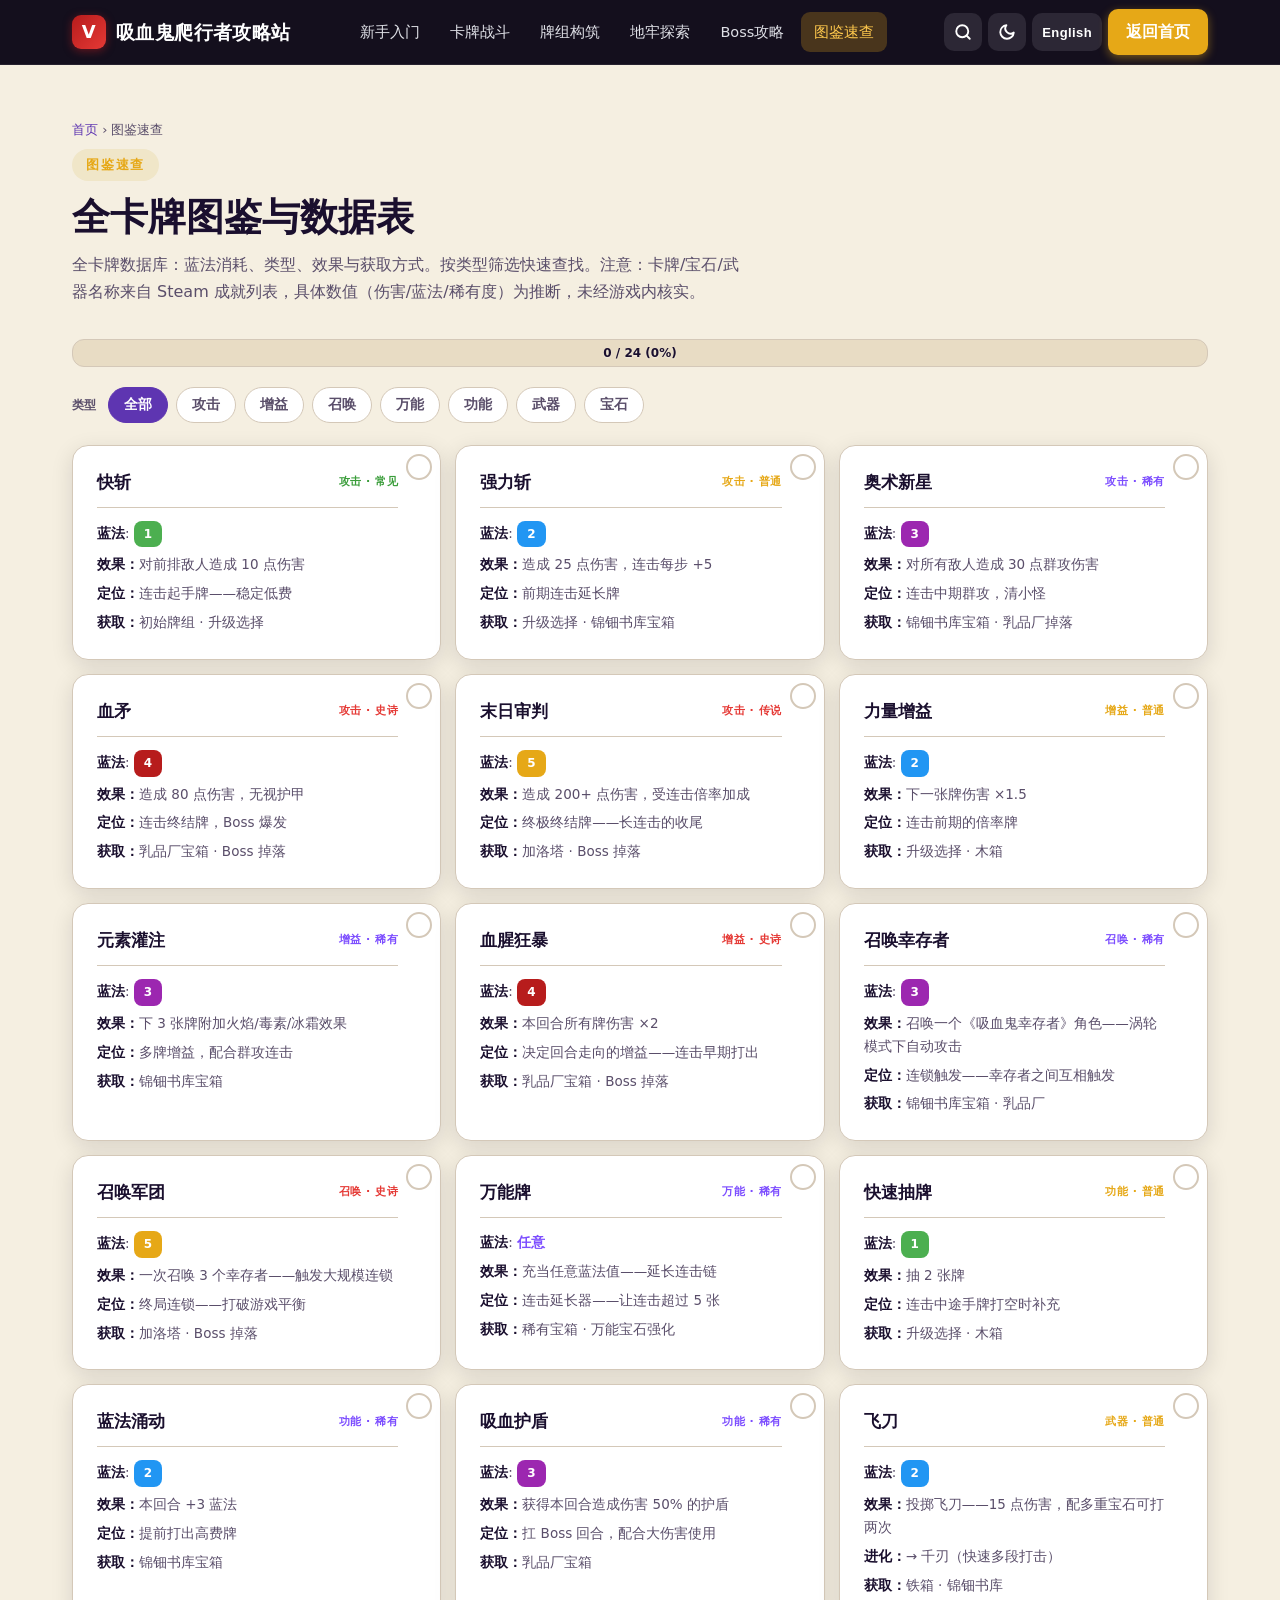
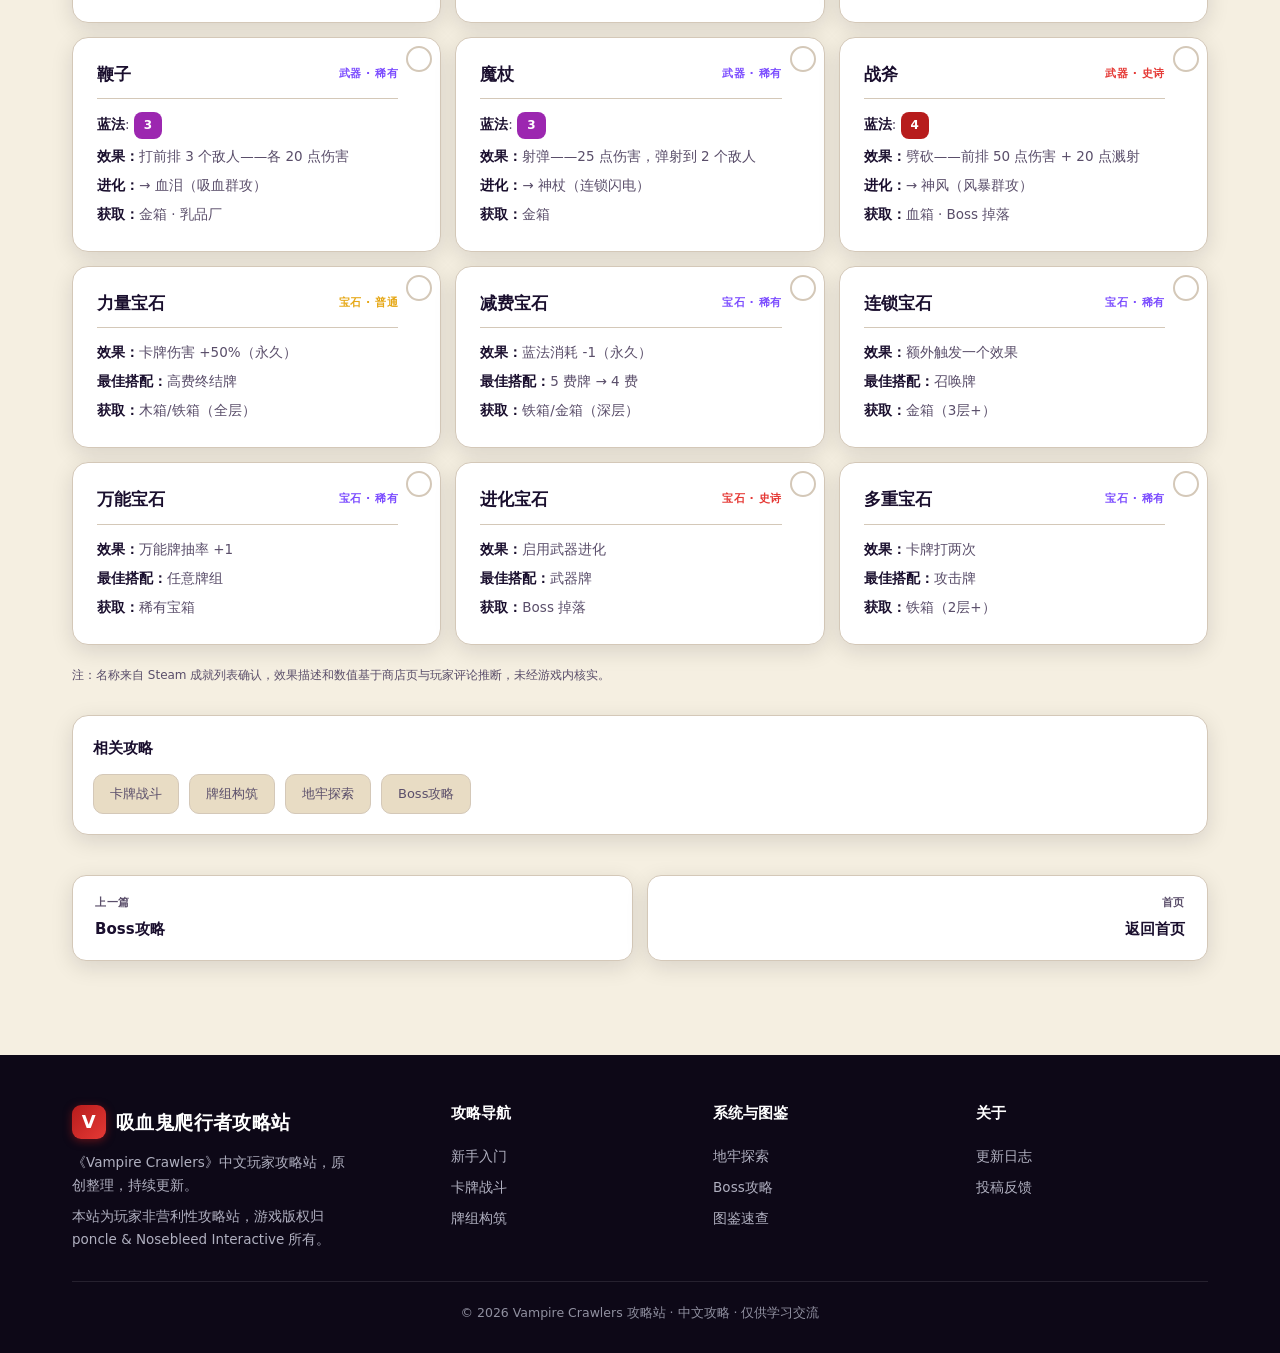
<file: items.html>
<!DOCTYPE html>
<html lang="zh-CN">
<head>
<meta charset="UTF-8">
<meta name="viewport" content="width=device-width, initial-scale=1.0">
<title>图鉴速查 | Vampire Crawlers 攻略</title>
<meta name="description" content="Vampire Crawlers 全卡牌图鉴：攻击牌、增益牌、召唤牌、万能牌、武器、宝石数据表，含蓝法消耗、效果、获取方式，可按类型筛选。">
<meta name="keywords" content="Vampire Crawlers图鉴,卡牌数据,宝石,武器,蓝法,筛选,速查表">
<link rel="stylesheet" href="css/style.css">
<link rel="manifest" href="manifest.json">
<meta name="theme-color" content="#0d0817">
<script type="application/ld+json">
{"@context":"https://schema.org","@type":"ItemList","name":"Vampire Crawlers 卡牌图鉴","inLanguage":"zh-CN","itemListElement":[{"@type":"ListItem","position":1,"name":"快斩"},{"@type":"ListItem","position":2,"name":"力量增益"}]}
</script>
</head>
<body>

<header class="nav">
  <div class="wrap nav-inner">
    <a href="index.html" class="brand"><span class="logo">V</span><span data-i18n="brand">吸血鬼爬行者攻略站</span></a>
    <nav class="nav-links" id="navLinks">
      <a href="getting-started.html" data-i18n="nav.getting-started">新手入门</a>
      <a href="combat.html" data-i18n="nav.combat">卡牌战斗</a>
      <a href="deckbuilding.html" data-i18n="nav.deckbuilding">牌组构筑</a>
      <a href="dungeons.html" data-i18n="nav.dungeons">地牢探索</a>
      <a href="bosses.html" data-i18n="nav.bosses">Boss攻略</a>
      <a href="items.html" class="active" data-i18n="nav.items">图鉴速查</a>
    </nav>
    <div class="nav-utils">
      <button class="nav-btn search-btn" aria-label="搜索"><svg width="18" height="18" viewBox="0 0 24 24" fill="none" stroke="currentColor" stroke-width="2.5" stroke-linecap="round" stroke-linejoin="round"><circle cx="11" cy="11" r="8"/><line x1="21" y1="21" x2="16.65" y2="16.65"/></svg></button>
      <button class="nav-btn dark-btn" aria-label="暗色模式"><svg width="18" height="18" viewBox="0 0 24 24" fill="none" stroke="currentColor" stroke-width="2.5" stroke-linecap="round" stroke-linejoin="round"><path d="M21 12.79A9 9 0 1 1 11.21 3 7 7 0 0 0 21 12.79z"/></svg></button>
      <button class="nav-btn lang-btn" aria-label="语言">English</button>
      <a href="index.html" class="nav-cta" data-i18n="nav.cta.home">返回首页</a>
    </div>
    <button class="burger" id="burger" aria-label="菜单"><span></span><span></span><span></span></button>
  </div>
</header>

<section id="top" class="section-anchor" style="padding-top:54px">
  <div class="wrap">
    <div class="breadcrumb"><a href="index.html" data-en="Home">首页</a> <span>›</span> <span data-en="Codex">图鉴速查</span></div>
    <span class="eyebrow" data-en="Codex">图鉴速查</span>
    <h2 class="title" data-en="Card Codex &amp; Data Tables">全卡牌图鉴与数据表</h2>
    <p class="subtitle" data-en="Full card database with mana cost, type, effect, and source. Filter by type to find what you need. Note: Card/gem/weapon names are confirmed from the Steam achievement list; specific values (damage/mana/rarity) are inferred and not verified in-game.">全卡牌数据库：蓝法消耗、类型、效果与获取方式。按类型筛选快速查找。注意：卡牌/宝石/武器名称来自 Steam 成就列表，具体数值（伤害/蓝法/稀有度）为推断，未经游戏内核实。</p>

    <div class="progress-header">
      <div style="flex:1;min-width:200px">
        <div class="pbar" data-progress-bar="codex">
          <div class="pbar-fill" style="width:0"></div>
          <div class="pbar-text">0 / 0 (0%)</div>
        </div>
      </div>
    </div>

    <div class="chips" data-chip-group="codex" data-chip-target="#itemsGrid">
      <span class="chip-label" data-en="Type">类型</span>
      <button class="chip active" data-chip="all" data-i18n="filter.all">全部</button>
      <button class="chip" data-chip="attack" data-en="Attack">攻击</button>
      <button class="chip" data-chip="buff" data-en="Buff">增益</button>
      <button class="chip" data-chip="summon" data-en="Summon">召唤</button>
      <button class="chip" data-chip="wild" data-en="Wild">万能</button>
      <button class="chip" data-chip="utility" data-en="Utility">功能</button>
      <button class="chip" data-chip="weapon" data-en="Weapon">武器</button>
      <button class="chip" data-chip="gem" data-en="Gem">宝石</button>
    </div>

    <div class="items-grid" id="itemsGrid">

      <!-- ===== 攻击牌 ===== -->
      <div class="item-detail" data-chip-tags="attack" data-track-type="collect" data-track-group="codex">
        <div class="item-head"><h4 data-en="Quick Slash">快斩</h4><span class="rarity tier-1" data-en="Attack · Common">攻击 · 常见</span></div>
        <div class="item-body">
          <p><b data-en="Mana">蓝法</b>: <span class="mana-badge mana-1">1</span></p>
          <p data-en="<b>Effect:</b> Deal 10 damage to front enemy"><b>效果：</b>对前排敌人造成 10 点伤害</p>
          <p data-en="<b>Role:</b> Chain starter — reliable, low cost"><b>定位：</b>连击起手牌——稳定低费</p>
          <p data-en="<b>Source:</b> Starting deck · Level-up picks"><b>获取：</b>初始牌组 · 升级选择</p>
        </div>
      </div>
      <div class="item-detail" data-chip-tags="attack" data-track-type="collect" data-track-group="codex">
        <div class="item-head"><h4 data-en="Power Slash">强力斩</h4><span class="rarity tier-2" data-en="Attack · Uncommon">攻击 · 普通</span></div>
        <div class="item-body">
          <p><b data-en="Mana">蓝法</b>: <span class="mana-badge mana-2">2</span></p>
          <p data-en="<b>Effect:</b> Deal 25 damage, +5 per chain step"><b>效果：</b>造成 25 点伤害，连击每步 +5</p>
          <p data-en="<b>Role:</b> Early chain extender"><b>定位：</b>前期连击延长牌</p>
          <p data-en="<b>Source:</b> Level-up picks · Inlaid Library chests"><b>获取：</b>升级选择 · 锦钿书库宝箱</p>
        </div>
      </div>
      <div class="item-detail" data-chip-tags="attack" data-track-type="collect" data-track-group="codex">
        <div class="item-head"><h4 data-en="Arcane Nova">奥术新星</h4><span class="rarity tier-3" data-en="Attack · Rare">攻击 · 稀有</span></div>
        <div class="item-body">
          <p><b data-en="Mana">蓝法</b>: <span class="mana-badge mana-3">3</span></p>
          <p data-en="<b>Effect:</b> Deal 30 AoE damage to all enemies"><b>效果：</b>对所有敌人造成 30 点群攻伤害</p>
          <p data-en="<b>Role:</b> Mid-chain AoE, great for trash clearing"><b>定位：</b>连击中期群攻，清小怪</p>
          <p data-en="<b>Source:</b> Inlaid Library chests · Dairy Plant drops"><b>获取：</b>锦钿书库宝箱 · 乳品厂掉落</p>
        </div>
      </div>
      <div class="item-detail" data-chip-tags="attack" data-track-type="collect" data-track-group="codex">
        <div class="item-head"><h4 data-en="Blood Lance">血矛</h4><span class="rarity tier-4" data-en="Attack · Epic">攻击 · 史诗</span></div>
        <div class="item-body">
          <p><b data-en="Mana">蓝法</b>: <span class="mana-badge mana-4">4</span></p>
          <p data-en="<b>Effect:</b> Deal 80 damage, ignores armor"><b>效果：</b>造成 80 点伤害，无视护甲</p>
          <p data-en="<b>Role:</b> Chain finisher, boss burst"><b>定位：</b>连击终结牌，Boss 爆发</p>
          <p data-en="<b>Source:</b> Dairy Plant chests · Boss drops"><b>获取：</b>乳品厂宝箱 · Boss 掉落</p>
        </div>
      </div>
      <div class="item-detail" data-chip-tags="attack" data-track-type="collect" data-track-group="codex">
        <div class="item-head"><h4 data-en="Apocalypse">末日审判</h4><span class="rarity tier-4" data-en="Attack · Legendary">攻击 · 传说</span></div>
        <div class="item-body">
          <p><b data-en="Mana">蓝法</b>: <span class="mana-badge mana-5">5</span></p>
          <p data-en="<b>Effect:</b> Deal 200+ damage, scaled by chain multiplier"><b>效果：</b>造成 200+ 点伤害，受连击倍率加成</p>
          <p data-en="<b>Role:</b> Ultimate finisher — end long chains with this"><b>定位：</b>终极终结牌——长连击的收尾</p>
          <p data-en="<b>Source:</b> Gallo Tower · Boss drops"><b>获取：</b>加洛塔 · Boss 掉落</p>
        </div>
      </div>

      <!-- ===== 增益牌 ===== -->
      <div class="item-detail" data-chip-tags="buff" data-track-type="collect" data-track-group="codex">
        <div class="item-head"><h4 data-en="Power Buff">力量增益</h4><span class="rarity tier-2" data-en="Buff · Uncommon">增益 · 普通</span></div>
        <div class="item-body">
          <p><b data-en="Mana">蓝法</b>: <span class="mana-badge mana-2">2</span></p>
          <p data-en="<b>Effect:</b> Next card damage ×1.5"><b>效果：</b>下一张牌伤害 ×1.5</p>
          <p data-en="<b>Role:</b> Early multiplier in combo chains"><b>定位：</b>连击前期的倍率牌</p>
          <p data-en="<b>Source:</b> Level-up picks · Wooden chests"><b>获取：</b>升级选择 · 木箱</p>
        </div>
      </div>
      <div class="item-detail" data-chip-tags="buff" data-track-type="collect" data-track-group="codex">
        <div class="item-head"><h4 data-en="Elemental Infusion">元素灌注</h4><span class="rarity tier-3" data-en="Buff · Rare">增益 · 稀有</span></div>
        <div class="item-body">
          <p><b data-en="Mana">蓝法</b>: <span class="mana-badge mana-3">3</span></p>
          <p data-en="<b>Effect:</b> Add fire/poison/frost to next 3 cards"><b>效果：</b>下 3 张牌附加火焰/毒素/冰霜效果</p>
          <p data-en="<b>Role:</b> Multi-card buff, great with AoE chains"><b>定位：</b>多牌增益，配合群攻连击</p>
          <p data-en="<b>Source:</b> Inlaid Library chests"><b>获取：</b>锦钿书库宝箱</p>
        </div>
      </div>
      <div class="item-detail" data-chip-tags="buff" data-track-type="collect" data-track-group="codex">
        <div class="item-head"><h4 data-en="Blood Frenzy">血腥狂暴</h4><span class="rarity tier-4" data-en="Buff · Epic">增益 · 史诗</span></div>
        <div class="item-body">
          <p><b data-en="Mana">蓝法</b>: <span class="mana-badge mana-4">4</span></p>
          <p data-en="<b>Effect:</b> All cards this turn deal ×2 damage"><b>效果：</b>本回合所有牌伤害 ×2</p>
          <p data-en="<b>Role:</b> Turn-defining buff — play early in chain"><b>定位：</b>决定回合走向的增益——连击早期打出</p>
          <p data-en="<b>Source:</b> Dairy Plant chests · Boss drops"><b>获取：</b>乳品厂宝箱 · Boss 掉落</p>
        </div>
      </div>

      <!-- ===== 召唤牌 ===== -->
      <div class="item-detail" data-chip-tags="summon" data-track-type="collect" data-track-group="codex">
        <div class="item-head"><h4 data-en="Summon Survivor">召唤幸存者</h4><span class="rarity tier-3" data-en="Summon · Rare">召唤 · 稀有</span></div>
        <div class="item-body">
          <p><b data-en="Mana">蓝法</b>: <span class="mana-badge mana-3">3</span></p>
          <p data-en="<b>Effect:</b> Summon a Vampire Survivors character — auto-attacks during Turboturn"><b>效果：</b>召唤一个《吸血鬼幸存者》角色——涡轮模式下自动攻击</p>
          <p data-en="<b>Role:</b> Cascade trigger — survivors chain off each other"><b>定位：</b>连锁触发——幸存者之间互相触发</p>
          <p data-en="<b>Source:</b> Inlaid Library chests · Dairy Plant"><b>获取：</b>锦钿书库宝箱 · 乳品厂</p>
        </div>
      </div>
      <div class="item-detail" data-chip-tags="summon" data-track-type="collect" data-track-group="codex">
        <div class="item-head"><h4 data-en="Summon Horde">召唤军团</h4><span class="rarity tier-4" data-en="Summon · Epic">召唤 · 史诗</span></div>
        <div class="item-body">
          <p><b data-en="Mana">蓝法</b>: <span class="mana-badge mana-5">5</span></p>
          <p data-en="<b>Effect:</b> Summon 3 survivors at once — triggers massive cascade"><b>效果：</b>一次召唤 3 个幸存者——触发大规模连锁</p>
          <p data-en="<b>Role:</b> Endgame cascade — breaks the game"><b>定位：</b>终局连锁——打破游戏平衡</p>
          <p data-en="<b>Source:</b> Gallo Tower · Boss drops"><b>获取：</b>加洛塔 · Boss 掉落</p>
        </div>
      </div>

      <!-- ===== 万能牌 ===== -->
      <div class="item-detail" data-chip-tags="wild" data-track-type="collect" data-track-group="codex">
        <div class="item-head"><h4 data-en="Wild Card">万能牌</h4><span class="rarity tier-3" data-en="Wild · Rare">万能 · 稀有</span></div>
        <div class="item-body">
          <p><b data-en="Mana">蓝法</b>: <span style="font-weight:800;color:var(--amethyst-2)" data-en="Any">任意</span></p>
          <p data-en="<b>Effect:</b> Acts as any mana cost — extends combo chains"><b>效果：</b>充当任意蓝法值——延长连击链</p>
          <p data-en="<b>Role:</b> The chain extender — keep combos going past 5 cards"><b>定位：</b>连击延长器——让连击超过 5 张</p>
          <p data-en="<b>Source:</b> Rare chests · Wild gem augment"><b>获取：</b>稀有宝箱 · 万能宝石强化</p>
        </div>
      </div>

      <!-- ===== 功能牌 ===== -->
      <div class="item-detail" data-chip-tags="utility" data-track-type="collect" data-track-group="codex">
        <div class="item-head"><h4 data-en="Quick Draw">快速抽牌</h4><span class="rarity tier-2" data-en="Utility · Uncommon">功能 · 普通</span></div>
        <div class="item-body">
          <p><b data-en="Mana">蓝法</b>: <span class="mana-badge mana-1">1</span></p>
          <p data-en="<b>Effect:</b> Draw 2 cards"><b>效果：</b>抽 2 张牌</p>
          <p data-en="<b>Role:</b> Refuel mid-combo when hand is empty"><b>定位：</b>连击中途手牌打空时补充</p>
          <p data-en="<b>Source:</b> Level-up picks · Wooden chests"><b>获取：</b>升级选择 · 木箱</p>
        </div>
      </div>
      <div class="item-detail" data-chip-tags="utility" data-track-type="collect" data-track-group="codex">
        <div class="item-head"><h4 data-en="Mana Surge">蓝法涌动</h4><span class="rarity tier-3" data-en="Utility · Rare">功能 · 稀有</span></div>
        <div class="item-body">
          <p><b data-en="Mana">蓝法</b>: <span class="mana-badge mana-2">2</span></p>
          <p data-en="<b>Effect:</b> Gain +3 mana this turn"><b>效果：</b>本回合 +3 蓝法</p>
          <p data-en="<b>Role:</b> Enable high-cost plays early"><b>定位：</b>提前打出高费牌</p>
          <p data-en="<b>Source:</b> Inlaid Library chests"><b>获取：</b>锦钿书库宝箱</p>
        </div>
      </div>
      <div class="item-detail" data-chip-tags="utility" data-track-type="collect" data-track-group="codex">
        <div class="item-head"><h4 data-en="Vampiric Shield">吸血护盾</h4><span class="rarity tier-3" data-en="Utility · Rare">功能 · 稀有</span></div>
        <div class="item-body">
          <p><b data-en="Mana">蓝法</b>: <span class="mana-badge mana-3">3</span></p>
          <p data-en="<b>Effect:</b> Gain shield equal to 50% of damage dealt this turn"><b>效果：</b>获得本回合造成伤害 50% 的护盾</p>
          <p data-en="<b>Role:</b> Survive boss turns, combo with big damage"><b>定位：</b>扛 Boss 回合，配合大伤害使用</p>
          <p data-en="<b>Source:</b> Dairy Plant chests"><b>获取：</b>乳品厂宝箱</p>
        </div>
      </div>

      <!-- ===== 武器 ===== -->
      <div class="item-detail" data-chip-tags="weapon" data-track-type="collect" data-track-group="codex">
        <div class="item-head"><h4 data-en="Knife">飞刀</h4><span class="rarity tier-2" data-en="Weapon · Uncommon">武器 · 普通</span></div>
        <div class="item-body">
          <p><b data-en="Mana">蓝法</b>: <span class="mana-badge mana-2">2</span></p>
          <p data-en="<b>Effect:</b> Throw knife — 15 damage, can hit twice with Multistrike Gem"><b>效果：</b>投掷飞刀——15 点伤害，配多重宝石可打两次</p>
          <p data-en="<b>Evolution:</b> → Thousand Edge (rapid multi-hit)"><b>进化：</b>→ 千刃（快速多段打击）</p>
          <p data-en="<b>Source:</b> Iron chests · Inlaid Library"><b>获取：</b>铁箱 · 锦钿书库</p>
        </div>
      </div>
      <div class="item-detail" data-chip-tags="weapon" data-track-type="collect" data-track-group="codex">
        <div class="item-head"><h4 data-en="Whip">鞭子</h4><span class="rarity tier-3" data-en="Weapon · Rare">武器 · 稀有</span></div>
        <div class="item-body">
          <p><b data-en="Mana">蓝法</b>: <span class="mana-badge mana-3">3</span></p>
          <p data-en="<b>Effect:</b> Hit front 3 enemies — 20 damage each"><b>效果：</b>打前排 3 个敌人——各 20 点伤害</p>
          <p data-en="<b>Evolution:</b> → Bloody Tear (lifesteal AoE)"><b>进化：</b>→ 血泪（吸血群攻）</p>
          <p data-en="<b>Source:</b> Golden chests · Dairy Plant"><b>获取：</b>金箱 · 乳品厂</p>
        </div>
      </div>
      <div class="item-detail" data-chip-tags="weapon" data-track-type="collect" data-track-group="codex">
        <div class="item-head"><h4 data-en="Magic Wand">魔杖</h4><span class="rarity tier-3" data-en="Weapon · Rare">武器 · 稀有</span></div>
        <div class="item-body">
          <p><b data-en="Mana">蓝法</b>: <span class="mana-badge mana-3">3</span></p>
          <p data-en="<b>Effect:</b> Projectile — 25 damage, bounces to 2 enemies"><b>效果：</b>射弹——25 点伤害，弹射到 2 个敌人</p>
          <p data-en="<b>Evolution:</b> → Holy Wand (chain lightning)"><b>进化：</b>→ 神杖（连锁闪电）</p>
          <p data-en="<b>Source:</b> Golden chests"><b>获取：</b>金箱</p>
        </div>
      </div>
      <div class="item-detail" data-chip-tags="weapon" data-track-type="collect" data-track-group="codex">
        <div class="item-head"><h4 data-en="Axe">战斧</h4><span class="rarity tier-4" data-en="Weapon · Epic">武器 · 史诗</span></div>
        <div class="item-body">
          <p><b data-en="Mana">蓝法</b>: <span class="mana-badge mana-4">4</span></p>
          <p data-en="<b>Effect:</b> Cleave — 50 damage to front enemy + 20 splash"><b>效果：</b>劈砍——前排 50 点伤害 + 20 点溅射</p>
          <p data-en="<b>Evolution:</b> → Vento Sacro (windstorm AoE)"><b>进化：</b>→ 神风（风暴群攻）</p>
          <p data-en="<b>Source:</b> Blood chests · Boss drops"><b>获取：</b>血箱 · Boss 掉落</p>
        </div>
      </div>

      <!-- ===== 宝石 ===== -->
      <div class="item-detail" data-chip-tags="gem" data-track-type="collect" data-track-group="codex">
        <div class="item-head"><h4 data-en="Power Gem">力量宝石</h4><span class="rarity tier-2" data-en="Gem · Uncommon">宝石 · 普通</span></div>
        <div class="item-body">
          <p data-en="<b>Effect:</b> +50% card damage (permanent)"><b>效果：</b>卡牌伤害 +50%（永久）</p>
          <p data-en="<b>Best on:</b> High-cost finishers"><b>最佳搭配：</b>高费终结牌</p>
          <p data-en="<b>Source:</b> Wooden/Iron chests (all floors)"><b>获取：</b>木箱/铁箱（全层）</p>
        </div>
      </div>
      <div class="item-detail" data-chip-tags="gem" data-track-type="collect" data-track-group="codex">
        <div class="item-head"><h4 data-en="Cost Gem">减费宝石</h4><span class="rarity tier-3" data-en="Gem · Rare">宝石 · 稀有</span></div>
        <div class="item-body">
          <p data-en="<b>Effect:</b> -1 mana cost (permanent)"><b>效果：</b>蓝法消耗 -1（永久）</p>
          <p data-en="<b>Best on:</b> 5-cost cards → 4-cost"><b>最佳搭配：</b>5 费牌 → 4 费</p>
          <p data-en="<b>Source:</b> Iron/Golden chests (deep floors)"><b>获取：</b>铁箱/金箱（深层）</p>
        </div>
      </div>
      <div class="item-detail" data-chip-tags="gem" data-track-type="collect" data-track-group="codex">
        <div class="item-head"><h4 data-en="Cascade Gem">连锁宝石</h4><span class="rarity tier-3" data-en="Gem · Rare">宝石 · 稀有</span></div>
        <div class="item-body">
          <p data-en="<b>Effect:</b> Card triggers an extra effect"><b>效果：</b>额外触发一个效果</p>
          <p data-en="<b>Best on:</b> Summon cards"><b>最佳搭配：</b>召唤牌</p>
          <p data-en="<b>Source:</b> Golden chests (floor 3+)"><b>获取：</b>金箱（3层+）</p>
        </div>
      </div>
      <div class="item-detail" data-chip-tags="gem" data-track-type="collect" data-track-group="codex">
        <div class="item-head"><h4 data-en="Wild Gem">万能宝石</h4><span class="rarity tier-3" data-en="Gem · Rare">宝石 · 稀有</span></div>
        <div class="item-body">
          <p data-en="<b>Effect:</b> +1 Wild card draw chance"><b>效果：</b>万能牌抽率 +1</p>
          <p data-en="<b>Best on:</b> Any deck"><b>最佳搭配：</b>任意牌组</p>
          <p data-en="<b>Source:</b> Rare chests"><b>获取：</b>稀有宝箱</p>
        </div>
      </div>
      <div class="item-detail" data-chip-tags="gem" data-track-type="collect" data-track-group="codex">
        <div class="item-head"><h4 data-en="Evolution Gem">进化宝石</h4><span class="rarity tier-4" data-en="Gem · Epic">宝石 · 史诗</span></div>
        <div class="item-body">
          <p data-en="<b>Effect:</b> Enables weapon evolution"><b>效果：</b>启用武器进化</p>
          <p data-en="<b>Best on:</b> Weapon cards"><b>最佳搭配：</b>武器牌</p>
          <p data-en="<b>Source:</b> Boss drops"><b>获取：</b>Boss 掉落</p>
        </div>
      </div>
      <div class="item-detail" data-chip-tags="gem" data-track-type="collect" data-track-group="codex">
        <div class="item-head"><h4 data-en="Multistrike Gem">多重宝石</h4><span class="rarity tier-3" data-en="Gem · Rare">宝石 · 稀有</span></div>
        <div class="item-body">
          <p data-en="<b>Effect:</b> Card hits twice"><b>效果：</b>卡牌打两次</p>
          <p data-en="<b>Best on:</b> Attack cards"><b>最佳搭配：</b>攻击牌</p>
          <p data-en="<b>Source:</b> Iron chests (floor 2+)"><b>获取：</b>铁箱（2层+）</p>
        </div>
      </div>

    </div>

    <p style="font-size:12px;color:var(--ink-soft);margin-top:20px" data-en="Note: Names are confirmed from the Steam achievement list; effect descriptions and values are inferred from store description and player reviews, not verified in-game.">注：名称来自 Steam 成就列表确认，效果描述和数值基于商店页与玩家评论推断，未经游戏内核实。</p>

    <div class="cross-links">
      <h4 data-en="Related Guides">相关攻略</h4>
      <div class="cl-list">
        <a href="combat.html" data-en="Combat System">卡牌战斗</a>
        <a href="deckbuilding.html" data-en="Deck Building">牌组构筑</a>
        <a href="dungeons.html" data-en="Dungeon Exploration">地牢探索</a>
        <a href="bosses.html" data-en="Boss Guides">Boss攻略</a>
      </div>
    </div>

    <div class="page-nav">
      <a href="bosses.html"><div class="pn-label" data-en="Previous">上一篇</div><div class="pn-title" data-en="Boss Guides">Boss攻略</div></a>
      <a href="index.html"><div class="pn-label" data-en="Home">首页</div><div class="pn-title" data-en="Home">返回首页</div></a>
    </div>
  </div>
</section>

<footer>
  <div class="wrap">
    <div class="foot-grid">
      <div class="foot-brand">
        <a href="index.html" class="brand" style="color:#fff"><span class="logo">V</span><span data-en="Vampire Crawlers Guide">吸血鬼爬行者攻略站</span></a>
        <p data-i18n="foot.branddesc">《Vampire Crawlers》中文玩家攻略站，原创整理，持续更新。</p>
        <p class="disclaimer" data-en="This is a non-profit fan guide site. Game rights belong to poncle & Nosebleed Interactive.">本站为玩家非营利性攻略站，游戏版权归 poncle & Nosebleed Interactive 所有。</p>
      </div>
      <div><h4 data-i18n="foot.nav">攻略导航</h4><a href="getting-started.html" data-en="Beginner">新手入门</a><a href="combat.html" data-en="Combat">卡牌战斗</a><a href="deckbuilding.html" data-en="Deck Building">牌组构筑</a></div>
      <div><h4 data-i18n="foot.systems">系统与图鉴</h4><a href="dungeons.html" data-en="Dungeons">地牢探索</a><a href="bosses.html" data-en="Bosses">Boss攻略</a><a href="items.html" data-en="Codex">图鉴速查</a></div>
      <div><h4 data-i18n="foot.about">关于</h4><a href="changelog.html" data-i18n="foot.changelog">更新日志</a><a href="https://github.com/yxhtl/vampire-crawlers-guide" target="_blank" data-i18n="foot.feedback">投稿反馈</a></div>
    </div>
    <div class="foot-bottom" data-i18n="foot.copy">© 2026 Vampire Crawlers 攻略站 · 中文攻略 · 仅供学习交流</div>
  </div>
</footer>

<button id="toTop" aria-label="返回顶部" data-en="Top">顶部</button>
<div class="search-overlay" id="searchOverlay">
  <div class="search-panel">
    <div class="search-input-wrap">
      <span class="s-ico"></span>
      <input type="text" placeholder="搜索攻略、卡牌、机制…">
      <button class="search-close" aria-label="关闭">×</button>
    </div>
    <div class="search-results"></div>
  </div>
</div>
<script src="js/common.js"></script>
<script>if('serviceWorker' in navigator){navigator.serviceWorker.register('sw.js')}</script>
<script>
/* Auto-assign unique data-track IDs to each item based on heading text */
(function(){
  document.querySelectorAll('#itemsGrid .item-detail[data-track-type]').forEach(function(el, i){
    var h = el.querySelector('h4');
    var name = h ? (h.getAttribute('data-en') || h.textContent) : ('item-'+i);
    el.setAttribute('data-track', 'codex-' + name.toLowerCase().replace(/[^a-z0-9]+/g,'-'));
  });
  /* Re-apply progress tracking + update bars after IDs are set */
  if(window.VC_getProgress){
    var p = window.VC_getProgress();
    document.querySelectorAll('#itemsGrid .item-detail[data-track]').forEach(function(el){
      var id = el.getAttribute('data-track');
      el.classList.toggle('collected', !!p[id]);
    });
    /* trigger updateProgressBars by simulating a progress toggle on a dummy */
    var bars = document.querySelectorAll('[data-progress-bar="codex"]');
    var total = document.querySelectorAll('#itemsGrid .item-detail[data-track]').length;
    var done = document.querySelectorAll('#itemsGrid .item-detail.collected').length;
    var pct = total > 0 ? Math.round(done/total*100) : 0;
    bars.forEach(function(bar){
      var fill = bar.querySelector('.pbar-fill');
      var text = bar.querySelector('.pbar-text');
      if(fill) fill.style.width = pct + '%';
      if(text) text.textContent = done + ' / ' + total + '  (' + pct + '%)';
    });
  }
})();
</script>
</body>
</html>
</file>
<file: css/style.css>
/* ===== Vampire Crawlers Guide - Shared Styles ===== */
/* Color palette inspired by Vampire Survivors' dark pixel aesthetic
   + vampire/dungeon card game theme: deep purple-black, blood crimson,
   treasure gold, amethyst purple */

:root{
  --abyss:#0d0817;       /* 深渊紫黑 - 导航/深色背景 */
  --abyss-2:#1a0f2e;     /* 深紫 */
  --blood:#b71c1c;       /* 血红 - 强调色 */
  --blood-2:#e53935;     /* 亮血红 */
  --gold:#e6a817;        /* 金色 - 卡牌/宝藏 */
  --gold-2:#ffc94d;      /* 亮金 */
  --gold-soft:#f5e6b0;   /* 柔金 */
  --amethyst:#5e35b1;    /* 紫水晶 - 魔法/地牢 */
  --amethyst-2:#7c4dff;  /* 亮紫 */
  --bone:#e8dcc4;        /* 骨白/羊皮纸 */
  --bone-2:#f5efe1;      /* 亮骨白 */
  --bone-3:#faf6ec;      /* 最亮 */
  --moss:#4a6b3a;        /* 苔藓绿 - 成功/完成 */
  --moss-2:#6b8e4e;      /* 亮苔藓 */
  --frost:#5b8db8;       /* 霜蓝 - 信息 */
  --ink:#1a0f2e;         /* 墨紫黑 */
  --ink-soft:#5a4e6a;    /* 柔墨紫 */
  --line:#d4c8b8;        /* 分割线 */
  --card:#ffffff;        /* 卡片背景 */
  --shadow:0 6px 22px rgba(13,8,23,.12);
  --shadow-lg:0 14px 40px rgba(13,8,23,.20);
  --radius:16px;
  --maxw:1180px;
  --heading:#1a0f2e;     /* 标题色 */
}
*{box-sizing:border-box;margin:0;padding:0}
html{scroll-behavior:smooth;scroll-padding-top:78px}
body{
  font-family:"Segoe UI","PingFang SC","Microsoft YaHei",system-ui,sans-serif;
  color:var(--ink);
  background:var(--bone-2);
  line-height:1.7;
  -webkit-font-smoothing:antialiased;
  transition:background .3s,color .3s;
}
a{color:inherit;text-decoration:none}
img{max-width:100%;display:block}
svg.icon{width:24px;height:24px;display:block;stroke-width:2}

/* ===== DARK MODE ===== */
body.dark{
  --abyss:#06030d;
  --abyss-2:#0f0820;
  --heading:#e8e2d4;
  --ink:#e8e2d4;
  --ink-soft:#b8acca;
  --bone:#1e1828;
  --bone-2:#0f0b18;
  --bone-3:#0a0712;
  --line:#2e2440;
  --card:#1a1428;
  --shadow:0 6px 22px rgba(0,0,0,.45);
  --shadow-lg:0 14px 40px rgba(0,0,0,.6);
}
body.dark .bg-alt{background:#0c0818}
body.dark tr:hover td{background:#221d34}
body.dark .chip{background:var(--card)}
body.dark .eyebrow{background:#2a1f3d;color:var(--gold-2)}
body.dark .search-box{background:var(--card)}
body.dark .calc-result{background:#1a1428}

/* ===== LAYOUT ===== */
.wrap{max-width:var(--maxw);margin:0 auto;padding:0 22px}
section{padding:64px 0}
.bg-alt{background:#ece6dc}

/* ===== TYPOGRAPHY ===== */
.eyebrow{
  display:inline-block;font-size:13px;font-weight:700;letter-spacing:.14em;
  text-transform:uppercase;color:var(--gold);background:#f0e6c8;
  padding:5px 14px;border-radius:999px;margin-bottom:14px;
}
h2.title{font-size:clamp(26px,4vw,38px);line-height:1.2;color:var(--heading);margin-bottom:10px;font-weight:800}
.subtitle{color:var(--ink-soft);max-width:680px;margin-bottom:34px;font-size:16px}
.lead{font-size:17px}

/* ===== NAV ===== */
header.nav{
  position:sticky;top:0;z-index:100;
  background:rgba(13,8,23,.97);backdrop-filter:blur(8px);
  border-bottom:1px solid rgba(255,255,255,.08);
}
.nav-inner{display:flex;align-items:center;justify-content:space-between;height:64px;flex-wrap:nowrap;gap:12px}
.brand{display:flex;align-items:center;gap:10px;color:#fff;font-weight:800;font-size:19px;letter-spacing:.02em;flex-shrink:0;white-space:nowrap}
.brand .logo{
  width:34px;height:34px;border-radius:9px;display:grid;place-items:center;
  background:linear-gradient(135deg,var(--blood),var(--blood-2));font-size:18px;font-weight:900;color:#fff;
  box-shadow:0 2px 8px rgba(183,28,28,.5);
}
.nav-links{display:flex;align-items:center;gap:4px}
.nav-links a{
  color:#dfe0e6;font-size:14.5px;font-weight:500;padding:8px 13px;border-radius:9px;transition:.18s;
}
.nav-links a:hover{background:rgba(255,255,255,.12);color:#fff}
.nav-links a.active{background:rgba(230,168,23,.25);color:var(--gold-2)}
.nav-cta{
  background:var(--gold);color:#fff!important;padding:9px 18px;border-radius:10px;font-weight:700;
  box-shadow:0 3px 10px rgba(230,168,23,.45);
}
.nav-cta:hover{background:var(--gold-2);transform:translateY(-1px)}
.burger{display:none;flex-direction:column;gap:5px;background:none;border:0;cursor:pointer;padding:8px}
.burger span{width:24px;height:2.5px;background:#fff;border-radius:2px;transition:.25s}

/* nav utility buttons */
.nav-utils{display:flex;align-items:center;gap:6px;flex-shrink:0}
.nav-btn{
  width:38px;height:38px;border-radius:10px;border:0;cursor:pointer;background:rgba(255,255,255,.1);
  color:#fff;font-size:14px;font-weight:700;display:grid;place-items:center;transition:.18s;flex-shrink:0;
}
.nav-btn:hover{background:rgba(255,255,255,.22)}
.nav-btn.lang-btn{width:auto;padding:0 10px;font-size:13px;font-weight:700;letter-spacing:.03em}
.nav-btn svg{display:block;color:#fff}
.search-input-wrap .s-ico{display:grid;place-items:center;color:var(--ink-soft)}
.search-input-wrap .s-ico svg{display:block}

/* ===== SEARCH OVERLAY ===== */
.search-overlay{
  position:fixed;inset:0;z-index:200;background:rgba(6,3,13,.88);backdrop-filter:blur(6px);
  display:none;align-items:flex-start;justify-content:center;padding-top:12vh;
}
.search-overlay.show{display:flex}
.search-panel{
  width:100%;max-width:640px;background:var(--card);border:1px solid var(--line);border-radius:18px;
  box-shadow:var(--shadow-lg);overflow:hidden;margin:0 16px;
}
.search-input-wrap{display:flex;align-items:center;gap:10px;padding:16px 20px;border-bottom:1px solid var(--line)}
.search-input-wrap input{
  flex:1;border:0;outline:0;background:none;font-size:17px;color:var(--ink);font-family:inherit;
}
.search-input-wrap .s-ico{font-size:15px;font-weight:700;opacity:.6}
.search-close{background:none;border:0;cursor:pointer;font-size:20px;color:var(--ink-soft);padding:4px 8px;border-radius:8px;font-weight:700}
.search-close:hover{background:var(--bone)}
.search-results{max-height:50vh;overflow-y:auto}
.search-results .sr-item{display:block;padding:13px 20px;border-bottom:1px solid var(--line);transition:.15s}
.search-results .sr-item:hover{background:var(--bone)}
.search-results .sr-item .sr-page{font-size:11px;font-weight:700;color:var(--gold);text-transform:uppercase;letter-spacing:.06em}
.search-results .sr-item .sr-title{font-size:15px;color:var(--ink);margin:2px 0}
.search-results .sr-item .sr-snippet{font-size:12.5px;color:var(--ink-soft);overflow:hidden;text-overflow:ellipsis;white-space:nowrap}
.search-results .sr-empty{padding:30px;text-align:center;color:var(--ink-soft);font-size:14px}

/* ===== HERO ===== */
.hero{
  position:relative;overflow:hidden;color:#fff;
  background:
    radial-gradient(900px 420px at 15% 110%,rgba(94,53,177,.22),transparent 55%),
    radial-gradient(1100px 480px at 78% -8%,rgba(230,168,23,.28),transparent 60%),
    radial-gradient(700px 380px at 92% 100%,rgba(183,28,28,.16),transparent 50%),
    linear-gradient(160deg,var(--abyss) 0%,#06030d 100%);
}
.hero::before{
  content:"";position:absolute;inset:0;pointer-events:none;opacity:.4;
  background-image:repeating-linear-gradient(45deg,transparent 0 38px,rgba(255,255,255,.015) 38px 39px);
}
.hero::after{
  content:"";position:absolute;left:0;right:0;bottom:-1px;height:90px;
  background:linear-gradient(var(--bone-2),transparent);pointer-events:none;
}
.hero-grid{display:grid;grid-template-columns:1.15fr .85fr;gap:40px;align-items:center;padding:78px 0 96px}
.hero h1{font-size:clamp(34px,5.4vw,56px);line-height:1.08;font-weight:900;letter-spacing:-.01em}
.hero h1 span{color:var(--gold-2)}
.hero p.tag{font-size:18px;color:#d4c8e6;margin:18px 0 30px;max-width:520px}
.hero-btns{display:flex;gap:14px;flex-wrap:wrap}
.btn{
  display:inline-flex;align-items:center;gap:8px;padding:13px 26px;border-radius:12px;
  font-weight:700;font-size:15px;cursor:pointer;border:0;transition:.2s;
}
.btn-primary{background:var(--gold);color:#fff;box-shadow:0 6px 18px rgba(230,168,23,.45)}
.btn-primary:hover{background:var(--gold-2);transform:translateY(-2px)}
.btn-ghost{background:rgba(255,255,255,.12);color:#fff;border:1px solid rgba(255,255,255,.28)}
.btn-ghost:hover{background:rgba(255,255,255,.22)}
.hero-stats{display:flex;gap:26px;margin-top:38px;flex-wrap:wrap}
.hero-stats .s b{display:block;font-size:26px;color:#fff}
.hero-stats .s small{color:#c4b8d8;font-size:13px}

/* hero side card */
.hero-art{position:relative;height:340px;display:grid;place-items:center}
.island-card{
  width:100%;max-width:380px;background:rgba(255,255,255,.08);border:1px solid rgba(255,255,255,.16);
  border-radius:22px;padding:26px;backdrop-filter:blur(6px);box-shadow:var(--shadow-lg);
}
.island-card h3{font-size:16px;color:#fff;margin-bottom:16px;display:flex;align-items:center;gap:8px}
.day-row{display:flex;align-items:center;gap:12px;padding:10px 0;border-top:1px solid rgba(255,255,255,.12)}
.day-row:first-of-type{border-top:0}
.day-badge{width:42px;height:42px;border-radius:11px;display:grid;place-items:center;font-weight:800;font-size:13px;background:linear-gradient(135deg,var(--blood),var(--blood-2));flex-shrink:0}
.day-row .t b{display:block;font-size:14px;color:#fff}
.day-row .t small{color:#d4c8e6;font-size:12.5px}

/* ===== QUICK CARDS ===== */
.quick{display:grid;grid-template-columns:repeat(3,1fr);gap:18px}
.qcard{
  background:var(--card);border:1px solid var(--line);border-radius:var(--radius);
  padding:24px;box-shadow:var(--shadow);transition:.2s;cursor:pointer;position:relative;overflow:hidden;
}
.qcard::before{content:"";position:absolute;inset:0 auto 0 0;width:5px;background:var(--amethyst-2);transition:.2s}
.qcard:hover{transform:translateY(-4px);box-shadow:var(--shadow-lg)}
.qcard:hover::before{background:var(--gold)}
.qcard .ico{font-size:30px;margin-bottom:12px}
.qcard h3{font-size:17px;color:var(--heading);margin-bottom:5px}
.qcard p{font-size:13.5px;color:var(--ink-soft)}

/* ===== FEATURE CARDS ===== */
.feature-grid{display:grid;grid-template-columns:repeat(auto-fit,minmax(280px,1fr));gap:18px}
.fcard{background:var(--card);border:1px solid var(--line);border-radius:var(--radius);padding:26px;box-shadow:var(--shadow);transition:.2s}
.fcard:hover{transform:translateY(-3px);box-shadow:var(--shadow-lg)}
.fcard .ico{font-size:34px;margin-bottom:14px}
.fcard h4{color:var(--heading);font-size:18px;margin-bottom:10px}
.fcard p{font-size:14px;color:var(--ink-soft);margin-bottom:10px}
.fcard ul{list-style:none}
.fcard li{font-size:13.5px;color:var(--ink-soft);padding:4px 0 4px 20px;position:relative}
.fcard li::before{content:"\203A";position:absolute;left:4px;color:var(--gold);font-weight:800}

/* ===== TABLE ===== */
.data-table,.farm-table{width:100%;border-collapse:collapse;background:var(--card);border:1px solid var(--line);border-radius:var(--radius);overflow:hidden;box-shadow:var(--shadow);overflow-x:auto}
.data-table th,.farm-table th{background:var(--abyss);color:#fff;text-align:left;padding:12px 16px;font-size:12.5px}
.data-table td,.farm-table td{padding:10px 16px;border-bottom:1px solid var(--line);font-size:13px;color:var(--ink-soft)}
.data-table td b,.farm-table td b{color:var(--heading)}
.data-table tr:hover td,.farm-table tr:hover td{background:#f8f5ef}
body.dark .data-table tr:hover td,body.dark .farm-table tr:hover td{background:#221d34}
table{width:100%;border-collapse:collapse;min-width:620px}
th{background:var(--abyss);color:#fff;text-align:left;padding:14px 18px;font-size:13.5px;letter-spacing:.03em}
td{padding:13px 18px;border-bottom:1px solid var(--line);font-size:14px;color:var(--ink-soft)}
tr:hover td{background:#fbf8f1}
td b{color:var(--heading)}

/* ===== CHIPS / FILTERS ===== */
.chips{display:flex;gap:8px;flex-wrap:wrap;margin-bottom:22px;align-items:center}
.chips .chip-label{font-size:12px;font-weight:700;color:var(--ink-soft);margin-right:4px;white-space:nowrap}
.chip{
  border:1.5px solid var(--line);background:var(--card);color:var(--ink-soft);padding:8px 15px;
  border-radius:999px;font-size:13.5px;font-weight:600;cursor:pointer;transition:.18s;
}
.chip:hover{border-color:var(--amethyst-2);color:var(--amethyst)}
.chip.active{background:var(--amethyst);border-color:var(--amethyst);color:#fff}

/* ===== CARD GALLERY (items) ===== */
.gallery{display:grid;grid-template-columns:repeat(auto-fill,minmax(130px,1fr));gap:14px}
.item{
  background:var(--card);border:1px solid var(--line);border-radius:14px;padding:18px 12px;text-align:center;
  box-shadow:var(--shadow);transition:.18s;cursor:default;
}
.item:hover{transform:translateY(-3px) scale(1.02);box-shadow:var(--shadow-lg);border-color:var(--gold-2)}

/* item detail card */
.item-detail{
  background:var(--card);border:1px solid var(--line);border-radius:var(--radius);padding:22px 24px;
  box-shadow:var(--shadow);margin-bottom:14px;display:block;
}
.item-detail .item-head{display:flex;align-items:center;justify-content:space-between;gap:10px;flex-wrap:wrap;margin-bottom:10px;padding-bottom:10px;border-bottom:1px solid var(--line)}
.item-detail h4{color:var(--heading);font-size:17px}
.item-detail .rarity{font-size:11px;font-weight:700;letter-spacing:.05em}
.item-detail .item-body p{font-size:13.5px;color:var(--ink-soft);padding:3px 0}
.item-detail .item-body p b{color:var(--heading)}
.tier-1{color:#3a9d3a}.tier-2{color:var(--gold)}.tier-3{color:var(--amethyst-2)}.tier-4{color:var(--blood-2)}
.items-grid{display:grid;grid-template-columns:repeat(auto-fill,minmax(300px,1fr));gap:14px}
.items-grid .item-detail{margin-bottom:0}

/* ===== COMBO CHAIN (combat page) ===== */
.combo-chain{display:flex;align-items:center;gap:6px;flex-wrap:wrap;margin:20px 0}
.combo-step{
  background:var(--card);border:2px solid var(--line);border-radius:12px;padding:14px 18px;
  text-align:center;min-width:100px;box-shadow:var(--shadow);transition:.2s;position:relative;
}
.combo-step:hover{border-color:var(--gold);transform:translateY(-3px)}
.combo-step .cs-mana{font-size:11px;font-weight:700;color:var(--gold);letter-spacing:.05em}
.combo-step .cs-name{font-size:14px;font-weight:700;color:var(--heading);margin:4px 0}
.combo-step .cs-effect{font-size:12px;color:var(--ink-soft)}
.combo-step .cs-mult{position:absolute;top:-10px;right:-8px;background:var(--blood);color:#fff;font-size:10px;font-weight:800;padding:2px 7px;border-radius:999px}
.combo-arrow{color:var(--amethyst-2);font-size:22px;font-weight:800}
.combo-step.wild{border-color:var(--amethyst-2);background:linear-gradient(135deg,var(--card),#f5f0ff)}
.combo-step.wild .cs-mana{color:var(--amethyst-2)}
body.dark .combo-step.wild{background:linear-gradient(135deg,var(--card),#241a38)}
body.dark .combo-step.wild .cs-mana{color:var(--amethyst-2)}

/* ===== DUNGEON FLOOR CARDS ===== */
.dungeon-floors{display:grid;grid-template-columns:repeat(auto-fit,minmax(300px,1fr));gap:14px;margin-top:10px}
.dfloor{background:var(--card);border:1px solid var(--line);border-radius:14px;padding:20px;box-shadow:var(--shadow);transition:.2s;border-left:5px solid var(--amethyst-2)}
.dfloor:hover{box-shadow:var(--shadow-lg)}
.dfloor.f2{border-left-color:var(--gold)}.dfloor.f3{border-left-color:var(--blood)}.dfloor.f4{border-left-color:var(--frost)}
.dfloor-head{display:flex;align-items:center;gap:12px;margin-bottom:10px}
.dfloor-badge{width:40px;height:40px;border-radius:10px;display:grid;place-items:center;font-weight:800;color:#fff;font-size:13px;background:linear-gradient(135deg,var(--amethyst),var(--amethyst-2))}
.dfloor.f2 .dfloor-badge{background:linear-gradient(135deg,var(--gold),var(--gold-2))}
.dfloor.f3 .dfloor-badge{background:linear-gradient(135deg,var(--blood),var(--blood-2))}
.dfloor.f4 .dfloor-badge{background:linear-gradient(135deg,#3a6a8a,var(--frost))}
.dfloor-head h4{font-size:16px;color:var(--heading)}
.dfloor-body{font-size:14px;color:var(--ink-soft)}
.dfloor-body .drops{margin-top:8px;font-size:13px}
.dfloor-body .drops b{color:var(--gold)}

/* ===== TIMELINE ===== */
.timeline{position:relative;margin-top:10px}
.timeline::before{content:"";position:absolute;left:23px;top:6px;bottom:6px;width:3px;background:var(--line);border-radius:3px}
.tl-item{display:flex;gap:22px;padding:0 0 26px;position:relative}
.tl-dot{
  width:50px;height:50px;border-radius:14px;flex-shrink:0;z-index:1;display:grid;place-items:center;
  font-weight:800;color:#fff;font-size:14px;box-shadow:0 4px 12px rgba(94,53,177,.4);
  background:linear-gradient(135deg,var(--amethyst),var(--amethyst-2));
}
.tl-body{background:var(--card);border:1px solid var(--line);border-radius:14px;padding:18px 22px;box-shadow:var(--shadow);flex:1}
.tl-body h4{color:var(--heading);font-size:17px;margin-bottom:8px}
.tl-body ul{list-style:none}
.tl-body li{padding:4px 0 4px 22px;position:relative;font-size:14.5px;color:var(--ink-soft)}
.tl-body li::before{content:"";position:absolute;left:0;top:11px;width:8px;height:8px;border-radius:50%;background:var(--gold-2)}
.tl-body li b{color:var(--heading)}

/* ===== STAT PILLS ===== */
.stat-grid{display:grid;grid-template-columns:repeat(auto-fill,minmax(120px,1fr));gap:10px;margin-top:8px}
.stat-pill{background:var(--bone);border-radius:8px;padding:8px 12px;text-align:center;font-size:13px;color:var(--ink-soft)}
.stat-pill b{display:block;font-size:18px;color:var(--heading)}

/* ===== CTA STRIP ===== */
.cta-strip{
  background:linear-gradient(120deg,var(--abyss),#06030d);color:#fff;border-radius:24px;
  padding:46px;text-align:center;margin:10px 0;box-shadow:var(--shadow-lg);
}
.cta-strip h3{font-size:26px;margin-bottom:10px}
.cta-strip p{color:#d4c8e6;margin-bottom:22px}

/* ===== FOOTER ===== */
footer{background:var(--abyss);color:#c8c8d8;padding:46px 0 30px;margin-top:30px}
.foot-grid{display:grid;grid-template-columns:1.5fr 1fr 1fr 1fr;gap:30px;margin-bottom:30px}
footer h4{color:#fff;font-size:15px;margin-bottom:14px}
footer a{display:block;color:#b0b0c0;font-size:13.5px;padding:4px 0;transition:.15s}
footer a:hover{color:var(--gold-2)}
.foot-brand p{font-size:13.5px;max-width:280px;margin-top:8px;color:#b0b0c0}
.foot-bottom{border-top:1px solid rgba(255,255,255,.1);padding-top:20px;text-align:center;font-size:12.5px;color:#9090a0}
.disclaimer{font-size:12px;color:#9090a0;margin-top:8px}

/* ===== BACK TO TOP ===== */
#toTop{
  position:fixed;right:24px;bottom:24px;width:48px;height:48px;border-radius:14px;border:0;cursor:pointer;
  background:var(--gold);color:#fff;font-size:13px;font-weight:800;box-shadow:0 6px 18px rgba(230,168,23,.5);
  opacity:0;visibility:hidden;transform:translateY(12px);transition:.25s;z-index:90;
}
#toTop.show{opacity:1;visibility:visible;transform:none}

/* ===== BREADCRUMB ===== */
.breadcrumb{font-size:13px;color:var(--ink-soft);margin-bottom:8px}
.breadcrumb a{color:var(--amethyst)}
.breadcrumb a:hover{text-decoration:underline}
.breadcrumb span{color:var(--ink-soft)}

/* ===== MISC ===== */
.section-anchor{scroll-margin-top:80px}
.ver-tag{display:inline-flex;align-items:center;gap:6px;font-size:12px;font-weight:700;color:var(--moss);background:#eef5ef;padding:5px 12px;border-radius:999px;margin-left:10px;vertical-align:middle}
body.dark .ver-tag{background:#1e2a20;color:var(--moss-2)}

/* ===== CROSS LINKS ===== */
.cross-links{margin-top:30px;padding:20px;background:var(--card);border:1px solid var(--line);border-radius:var(--radius);box-shadow:var(--shadow)}
.cross-links h4{font-size:15px;color:var(--heading);margin-bottom:12px}
.cross-links .cl-list{display:flex;gap:10px;flex-wrap:wrap}
.cross-links .cl-list a{
  font-size:13px;padding:8px 16px;border-radius:10px;background:var(--bone);
  color:var(--ink-soft);border:1px solid var(--line);transition:.15s;
}
.cross-links .cl-list a:hover{border-color:var(--gold-2);color:var(--gold);transform:translateY(-1px)}
body.dark .cross-links .cl-list a{background:var(--bone)}

/* prev/next page nav */
.page-nav{display:flex;justify-content:space-between;gap:14px;margin-top:40px;flex-wrap:wrap}
.page-nav a{
  flex:1;min-width:200px;padding:18px 22px;border-radius:14px;background:var(--card);
  border:1px solid var(--line);box-shadow:var(--shadow);transition:.2s;
}
.page-nav a:hover{box-shadow:var(--shadow-lg);transform:translateY(-2px);border-color:var(--gold-2)}
.page-nav .pn-label{font-size:11px;font-weight:700;color:var(--ink-soft);text-transform:uppercase;letter-spacing:.06em}
.page-nav .pn-title{font-size:15px;font-weight:700;color:var(--heading);margin-top:4px}
.page-nav a:last-child{text-align:right}

/* ===== MANA BADGE ===== */
.mana-badge{
  display:inline-flex;align-items:center;gap:4px;font-size:12px;font-weight:800;padding:3px 10px;
  border-radius:8px;color:#fff;
}
.mana-1{background:#4caf50}.mana-2{background:#2196f3}.mana-3{background:#9c27b0}
.mana-4{background:var(--blood)}.mana-5{background:var(--gold)}

/* ===== RESPONSIVE ===== */
@media(max-width:880px){
  .nav-links{display:none}
  .burger{display:flex}
  .nav-links.open{display:flex;position:absolute;top:64px;left:0;right:0;flex-direction:column;background:var(--abyss);padding:12px;gap:2px;border-bottom:1px solid rgba(255,255,255,.1)}
  .nav-links.open a{width:100%}
  .nav-inner{flex-wrap:wrap;gap:8px;height:auto;min-height:64px;padding:10px 0}
  .brand{font-size:17px}
  .nav-cta{display:none}
  .hero-grid{grid-template-columns:1fr;padding:50px 0 70px}
  .hero-art{order:-1;height:auto}
  .quick{grid-template-columns:repeat(2,1fr)}
  .foot-grid{grid-template-columns:1fr 1fr}
  .hero h1{font-size:clamp(28px,8vw,42px)}
  .hero p.tag{font-size:16px}
  section{padding:48px 0}
  .cta-strip{padding:32px 20px}
  .cta-strip h3{font-size:22px}
  .combo-chain{justify-content:flex-start}
}
@media(max-width:520px){
  .quick{grid-template-columns:1fr}
  .foot-grid{grid-template-columns:1fr}
  .hero-stats{gap:18px}
  .hero-stats .s b{font-size:22px}
  .nav-btn{width:34px;height:34px;font-size:13px}
  .nav-btn.lang-btn{font-size:12px;padding:0 8px}
  .wrap{padding:0 16px}
  h2.title{font-size:24px}
  .fcard,.qcard{padding:18px}
}

/* ===== PROGRESS TRACKING ===== */
.pbar{background:var(--bone);border:1px solid var(--line);border-radius:12px;height:28px;position:relative;overflow:hidden;margin-bottom:6px}
.pbar-fill{height:100%;background:linear-gradient(90deg,var(--moss),var(--moss-2));border-radius:11px;transition:width .4s ease;min-width:0}
.pbar-text{position:absolute;inset:0;display:flex;align-items:center;justify-content:center;font-size:12px;font-weight:700;color:var(--heading);z-index:1;text-shadow:0 1px 2px rgba(255,255,255,.5)}
body.dark .pbar-text{text-shadow:0 1px 2px rgba(0,0,0,.5)}
.progress-header{display:flex;align-items:center;justify-content:space-between;gap:12px;flex-wrap:wrap;margin-bottom:14px}
.progress-actions{display:flex;gap:8px;flex-wrap:wrap}
.progress-actions button{
  font-size:12px;font-weight:600;padding:7px 14px;border-radius:8px;cursor:pointer;
  border:1.5px solid var(--line);background:var(--card);color:var(--ink-soft);transition:.15s;
}
.progress-actions button:hover{border-color:var(--moss-2);color:var(--moss)}
body.dark .progress-actions button{background:var(--card)}

/* track-toggle button */
.track-label{
  display:inline-block;font-size:11px;font-weight:700;padding:4px 10px;border-radius:999px;
  margin-top:6px;background:var(--bone);color:var(--ink-soft);transition:.15s;
}
[data-track].collected .track-label,[data-track].defeated .track-label,[data-track].rebuilt .track-label{
  background:#eef5ef;color:var(--moss);
}
body.dark .track-label{background:var(--bone)}
body.dark [data-track].collected .track-label,body.dark [data-track].defeated .track-label,
body.dark [data-track].rebuilt .track-label{background:#1e2a20;color:var(--moss-2)}

/* progress overview panel (homepage) */
.progress-overview{
  background:var(--card);border:1px solid var(--line);border-radius:var(--radius);padding:28px;
  box-shadow:var(--shadow-lg);margin-bottom:0;
}
.progress-overview h3{color:var(--heading);font-size:20px;margin-bottom:18px;display:flex;align-items:center;gap:8px}
.progress-overview .po-grid{display:grid;grid-template-columns:repeat(auto-fit,minmax(200px,1fr));gap:18px}
.progress-overview .po-item{text-align:center}
.progress-overview .po-item .po-icon{font-size:28px;margin-bottom:6px}
.progress-overview .po-item .po-label{font-size:13px;color:var(--ink-soft);margin-bottom:6px}
.progress-overview .po-empty{text-align:center;color:var(--ink-soft);font-size:14px;padding:20px}

/* track toggle button (real button on tracked items) */
[data-track]{position:relative;transition:.2s;cursor:pointer}
[data-track] .track-toggle{
  position:absolute;top:8px;right:8px;width:26px;height:26px;border-radius:50%;
  border:2.5px solid var(--line);background:var(--card);cursor:pointer;
  display:grid;place-items:center;transition:.2s;z-index:3;padding:0;
  color:transparent;
}
.track-toggle svg{opacity:0;transition:.2s}
[data-track]:hover .track-toggle{border-color:var(--moss-2)}
[data-track].collected .track-toggle,[data-track].defeated .track-toggle,[data-track].rebuilt .track-toggle{
  background:linear-gradient(135deg,var(--moss),var(--moss-2));
  border-color:transparent;color:#fff;
}
[data-track].collected .track-toggle svg,[data-track].defeated .track-toggle svg,[data-track].rebuilt .track-toggle svg{opacity:1}
[data-track].collected,[data-track].defeated,[data-track].rebuilt{
  opacity:.72;border-color:var(--moss-2)!important;
}
[data-track]{padding-right:42px}

/* ===== SEARCH ENHANCEMENTS ===== */
.search-hit{animation:searchHit 2.8s ease;border-radius:12px;scroll-margin-top:80px}
@keyframes searchHit{
  0%{box-shadow:0 0 0 0 rgba(230,168,23,.8)}
  15%{box-shadow:0 0 0 6px rgba(230,168,23,.5)}
  100%{box-shadow:0 0 0 0 rgba(230,168,23,0)}
}
.search-results .sr-item.selected{background:var(--bone);border-left:3px solid var(--gold)}
.search-results .sr-item.sr-history{padding:10px 20px}
.search-results .sr-label{font-size:11px;font-weight:700;color:var(--gold);text-transform:uppercase;letter-spacing:.06em;padding:10px 20px 6px;display:flex;justify-content:space-between;align-items:center}
.search-results .sr-clear{background:none;border:0;cursor:pointer;font-size:12px;color:var(--ink-soft);font-weight:600}
.search-results .sr-clear:hover{color:var(--blood-2)}

/* ===== COMBO CALCULATOR ===== */
.calc-box{background:var(--card);border:1px solid var(--line);border-radius:var(--radius);padding:24px;box-shadow:var(--shadow);margin-top:18px}
.calc-row{display:flex;align-items:center;gap:14px;margin-bottom:16px;flex-wrap:wrap}
.calc-row label{font-size:14px;font-weight:700;color:var(--heading);min-width:80px}
.calc-row select{flex:1;min-width:180px;padding:10px 14px;border:1.5px solid var(--line);border-radius:10px;font-size:14px;font-family:inherit;outline:0;transition:.15s;background:var(--card);color:var(--ink)}
.calc-row select:focus{border-color:var(--gold-2)}
.calc-result{background:#f5f8f5;border:1px solid var(--line);border-radius:12px;padding:18px;margin-top:10px}
body.dark .calc-result{background:var(--bone)}
.calc-result .rline{display:flex;justify-content:space-between;align-items:center;padding:6px 0;font-size:14px}
.calc-result .rline b{color:var(--heading);font-size:16px}
.calc-result .rline .big{font-size:22px;font-weight:900;color:var(--gold)}
.calc-result .rline .pos{color:var(--moss)}
.calc-result .rline .neg{color:var(--blood-2)}
body.dark .calc-result .rline .pos{color:var(--moss-2)}
.calc-actions{display:flex;gap:10px;flex-wrap:wrap;margin-top:14px}
.calc-actions button{font-size:13px;font-weight:600;padding:9px 18px;border-radius:10px;cursor:pointer;border:0;transition:.15s}
.calc-actions .btn-save{background:var(--amethyst);color:#fff}
.calc-actions .btn-save:hover{background:var(--amethyst-2)}
.calc-actions .btn-reset{background:var(--bone);color:var(--ink-soft);border:1.5px solid var(--line)}
.calc-actions .btn-reset:hover{border-color:var(--blood-2);color:var(--blood-2)}

/* combo chain visual in calculator */
.combo-chain-display{display:flex;align-items:center;gap:6px;flex-wrap:wrap;margin:14px 0;min-height:60px}
.combo-chain-display .cs-placeholder{color:var(--ink-soft);font-size:14px;font-style:italic}
.combo-step.calc-step{cursor:pointer;position:relative}
.combo-step.calc-step .cs-remove{
  position:absolute;top:-8px;right:-8px;width:20px;height:20px;border-radius:50%;
  background:var(--blood);color:#fff;font-size:12px;font-weight:700;border:0;cursor:pointer;
  display:none;align-items:center;justify-content:center;line-height:1;
}
.combo-step.calc-step:hover .cs-remove{display:flex}
.combo-step.broken{border-color:var(--blood-2)!important;background:#fff0f0}
body.dark .combo-step.broken{background:#2a1018}

/* toggle switch for turboturn */
.toggle-switch{
  display:inline-flex;align-items:center;gap:10px;cursor:pointer;
}
.toggle-switch input{display:none}
.toggle-switch .ts-slider{
  width:42px;height:24px;border-radius:12px;background:var(--line);position:relative;transition:.2s;
}
.toggle-switch .ts-slider::after{
  content:"";position:absolute;top:3px;left:3px;width:18px;height:18px;border-radius:50%;
  background:#fff;transition:.2s;
}
.toggle-switch input:checked + .ts-slider{background:var(--gold)}
.toggle-switch input:checked + .ts-slider::after{transform:translateX(18px)}

/* ===== DECK PLANNER ===== */
.deck-pool{display:grid;grid-template-columns:repeat(auto-fill,minmax(200px,1fr));gap:12px;margin-top:18px}
.deck-pool .dp-card{
  background:var(--card);border:1px solid var(--line);border-radius:12px;padding:14px;
  box-shadow:var(--shadow);transition:.15s;cursor:pointer;
}
.deck-pool .dp-card:hover{border-color:var(--gold-2);transform:translateY(-2px)}
.deck-pool .dp-card .dp-name{font-size:14px;font-weight:700;color:var(--heading)}
.deck-pool .dp-card .dp-meta{font-size:12px;color:var(--ink-soft);margin-top:4px}
.deck-current{background:var(--bone);border:1px solid var(--line);border-radius:14px;padding:18px;margin-bottom:16px}
body.dark .deck-current{background:var(--bone)}
.deck-current h4{font-size:15px;color:var(--heading);margin-bottom:10px}
.deck-current-list{display:flex;gap:8px;flex-wrap:wrap}
.deck-current-list .dc-item{
  background:var(--card);border:1px solid var(--line);border-radius:8px;padding:6px 12px;
  font-size:13px;color:var(--ink);display:flex;align-items:center;gap:6px;cursor:pointer;transition:.15s;
}
.deck-current-list .dc-item:hover{border-color:var(--blood-2)}
.deck-current-list .dc-item .dc-rm{color:var(--blood-2);font-weight:700;font-size:14px}
.deck-stats{display:grid;grid-template-columns:repeat(auto-fit,minmax(150px,1fr));gap:12px;margin-top:14px}
.deck-stat{background:var(--card);border:1px solid var(--line);border-radius:10px;padding:14px;text-align:center}
.deck-stat .ds-label{font-size:12px;color:var(--ink-soft);font-weight:600}
.deck-stat .ds-value{font-size:22px;font-weight:900;color:var(--heading);margin-top:4px}
.mana-curve{display:flex;align-items:flex-end;gap:6px;height:80px;margin-top:10px}
.mana-curve .mc-bar{
  flex:1;background:linear-gradient(180deg,var(--amethyst-2),var(--amethyst));border-radius:6px 6px 0 0;
  min-height:4px;position:relative;transition:.2s;
}
.mana-curve .mc-bar.mc-wild{background:linear-gradient(180deg,var(--gold-2),var(--gold))}
.mana-curve .mc-bar .mc-num{position:absolute;top:-18px;left:50%;transform:translateX(-50%);font-size:11px;font-weight:700;color:var(--ink)}
.mana-curve .mc-label{font-size:10px;text-align:center;color:var(--ink-soft);margin-top:4px}
.ds-curve-labels{display:flex;gap:6px;margin-top:2px}
.ds-curve-labels .mc-label{flex:1;text-align:center;font-size:10px;font-weight:700;color:var(--ink-soft)}

/* ===== BOSS CARDS ===== */
.boss-grid{display:grid;grid-template-columns:repeat(auto-fill,minmax(300px,1fr));gap:18px;margin-top:10px}
.boss-card{background:var(--card);border:1px solid var(--line);border-radius:var(--radius);padding:24px;box-shadow:var(--shadow);transition:.2s;border-top:4px solid var(--blood-2)}
.boss-card:hover{transform:translateY(-3px);box-shadow:var(--shadow-lg)}
.boss-card .boss-num{font-size:12px;font-weight:700;color:var(--blood-2);letter-spacing:.1em}
.boss-card h4{color:var(--heading);font-size:18px;margin:4px 0 10px}
.boss-card .boss-area{font-size:13px;color:var(--ink-soft);margin-bottom:8px}
.boss-card .boss-strat{font-size:13.5px;color:var(--ink-soft);line-height:1.6}
.boss-card .boss-power{margin-top:10px;font-size:12px;font-weight:700;color:var(--gold);background:#f5edda;padding:6px 12px;border-radius:8px;display:inline-block}
body.dark .boss-card .boss-power{background:#2a2230}

/* boss phase chart */
.boss-phase-chart{
  display:grid;grid-template-columns:repeat(auto-fit,minmax(180px,1fr));gap:0;margin:14px 0 20px;
  background:var(--card);border:1px solid var(--line);border-radius:14px;overflow:hidden;box-shadow:var(--shadow);
}
.boss-phase{padding:16px 14px;text-align:center;position:relative;border-right:2px solid var(--line)}
.boss-phase:last-child{border-right:0}
.boss-phase .phase-pct{font-size:11px;font-weight:800;color:var(--gold);letter-spacing:.08em}
.boss-phase .phase-name{font-size:14px;font-weight:800;color:var(--heading);margin:4px 0 6px}
.boss-phase .phase-desc{font-size:12px;color:var(--ink-soft);line-height:1.5}
.boss-phase .phase-vuln{display:inline-block;font-size:11px;font-weight:700;color:var(--moss);background:#eef5ef;padding:3px 8px;border-radius:6px;margin-top:6px}
body.dark .boss-phase .phase-vuln{background:#1e2a20;color:var(--moss-2)}

/* boss stat table */
.boss-stat-table{width:100%;border-collapse:collapse;margin:10px 0;font-size:13px}
.boss-stat-table th{background:var(--abyss);color:#fff;text-align:left;padding:8px 12px;font-size:12px}
.boss-stat-table td{padding:8px 12px;border-bottom:1px solid var(--line);color:var(--ink-soft)}
.boss-stat-table td b{color:var(--heading)}

/* ===== ENEMY CODEX ===== */
.enemy-grid{display:grid;grid-template-columns:repeat(auto-fill,minmax(240px,1fr));gap:14px;margin-top:14px}
.enemy-card{background:var(--card);border:1px solid var(--line);border-radius:14px;padding:18px;box-shadow:var(--shadow);transition:.2s;border-left:4px solid var(--blood-2)}
.enemy-card:hover{transform:translateY(-3px);box-shadow:var(--shadow-lg)}
.enemy-card.e-normal{border-left-color:var(--ink-soft)}
.enemy-card.e-elite{border-left-color:var(--gold)}
.enemy-card.e-boss{border-left-color:var(--blood-2)}
.enemy-card.e-ghost{border-left-color:var(--amethyst-2)}
.enemy-card .enemy-head{display:flex;align-items:center;gap:10px;margin-bottom:8px}
.enemy-card .enemy-icon{width:38px;height:38px;border-radius:9px;display:grid;place-items:center;font-weight:800;font-size:14px;color:#fff;flex-shrink:0;background:linear-gradient(135deg,var(--amethyst),var(--amethyst-2))}
.enemy-card.e-elite .enemy-icon{background:linear-gradient(135deg,var(--gold),var(--gold-2))}
.enemy-card.e-boss .enemy-icon{background:linear-gradient(135deg,var(--blood),var(--blood-2))}
.enemy-card h5{font-size:15px;color:var(--heading)}
.enemy-card .enemy-type{font-size:11px;font-weight:700;color:var(--blood-2)}
.enemy-card .enemy-body p{font-size:12.5px;color:var(--ink-soft);padding:2px 0}
.enemy-card .enemy-body p b{color:var(--heading)}
.enemy-card .enemy-weak{display:inline-block;font-size:11px;font-weight:700;padding:3px 8px;border-radius:6px;margin-top:4px;background:#f0e6d0;color:var(--blood)}
body.dark .enemy-weak{background:#2a2230}

/* ===== WEAPON EVOLUTION TREE ===== */
.evo-tree{display:grid;grid-template-columns:repeat(auto-fill,minmax(320px,1fr));gap:18px;margin-top:14px}
.evo-card{background:var(--card);border:1px solid var(--line);border-radius:var(--radius);padding:20px;box-shadow:var(--shadow);transition:.2s}
.evo-card:hover{box-shadow:var(--shadow-lg)}
.evo-card .evo-header{display:flex;align-items:center;gap:10px;margin-bottom:14px;padding-bottom:10px;border-bottom:1px solid var(--line)}
.evo-card .evo-icon{width:40px;height:40px;border-radius:10px;display:grid;place-items:center;font-weight:900;font-size:16px;color:#fff;flex-shrink:0;background:linear-gradient(135deg,var(--amethyst),var(--amethyst-2))}
.evo-card .evo-title{font-size:16px;color:var(--heading);font-weight:700}
.evo-card .evo-sub{font-size:12px;color:var(--ink-soft)}
.evo-card .evo-nodes{display:flex;flex-direction:column;gap:0;position:relative}
.evo-node{display:flex;align-items:flex-start;gap:10px;padding:8px 0 8px 24px;position:relative;font-size:13px}
.evo-node::before{content:"";position:absolute;left:8px;top:12px;width:10px;height:10px;border-radius:50%;background:var(--bone);border:2px solid var(--line);transition:.2s}
.evo-node.evolved::before{background:var(--gold-2);border-color:var(--gold-2)}
.evo-node .evo-node-body b{color:var(--heading);display:block;font-size:13px}
.evo-node .evo-node-body small{color:var(--ink-soft);font-size:11.5px}
.evo-node:not(:last-child)::after{content:"";position:absolute;left:12px;top:22px;bottom:0;width:2px;background:var(--line)}
.evo-node.evolved:not(:last-child)::after,.evo-node.collected:not(:last-child)::after{background:var(--gold-2)}
.evo-node .evo-gem{font-size:10px;font-weight:700;color:var(--amethyst-2);background:#f0e6fa;padding:2px 6px;border-radius:4px;margin-left:4px;white-space:nowrap}
body.dark .evo-node .evo-gem{background:#2a2230}

/* ===== CHANGELOG PAGE ===== */
.changelog-list{margin-top:20px}
.changelog-entry{
  background:var(--card);border:1px solid var(--line);border-radius:14px;padding:20px 24px;
  box-shadow:var(--shadow);margin-bottom:14px;position:relative;border-left:4px solid var(--moss-2);
}
.changelog-entry .cl-version{font-size:15px;font-weight:800;color:var(--heading)}
.changelog-entry .cl-date{font-size:12px;color:var(--ink-soft);margin-left:8px}
.changelog-entry .cl-list{margin-top:10px}
.changelog-entry .cl-list li{font-size:13.5px;color:var(--ink-soft);padding:4px 0 4px 18px;position:relative;list-style:none}
.changelog-entry .cl-list li::before{content:"›";position:absolute;left:2px;color:var(--gold);font-weight:800}
.changelog-entry .cl-list li b{color:var(--heading)}
.cl-tag-new{font-size:10px;font-weight:800;color:#fff;background:var(--moss);padding:2px 7px;border-radius:4px;margin-left:6px}
.cl-tag-fix{font-size:10px;font-weight:800;color:#fff;background:var(--frost);padding:2px 7px;border-radius:4px;margin-left:6px}
.cl-tag-update{font-size:10px;font-weight:800;color:#fff;background:var(--gold);padding:2px 7px;border-radius:4px;margin-left:6px}

/* ===== PWA INSTALL BANNER ===== */
.pwa-banner{
  position:fixed;bottom:80px;right:24px;background:var(--card);border:1px solid var(--line);
  border-radius:14px;padding:16px 20px;box-shadow:var(--shadow-lg);z-index:95;
  display:none;gap:12px;align-items:center;max-width:320px;
}
.pwa-banner.show{display:flex}
.pwa-banner .pb-icon{font-size:28px}
.pwa-banner .pb-text{font-size:13px;color:var(--ink-soft)}
.pwa-banner .pb-text b{color:var(--heading);display:block;font-size:14px}
.pwa-banner button{font-size:12px;font-weight:700;padding:7px 14px;border-radius:8px;border:0;cursor:pointer}
.pwa-banner .pb-install{background:var(--gold);color:#fff}
.pwa-banner .pb-dismiss{background:var(--bone);color:var(--ink-soft)}

/* ===== TIER LIST ===== */
.tier-list{margin-top:14px}
.tier-row{
  display:flex;align-items:stretch;gap:0;margin-bottom:8px;border-radius:12px;overflow:hidden;
  border:1px solid var(--line);box-shadow:var(--shadow);
}
.tier-label{
  width:80px;flex-shrink:0;display:grid;place-items:center;font-weight:900;font-size:24px;color:#fff;
}
.tier-s .tier-label{background:linear-gradient(135deg,var(--gold),var(--gold-2))}
.tier-a .tier-label{background:linear-gradient(135deg,var(--amethyst),var(--amethyst-2))}
.tier-b .tier-label{background:linear-gradient(135deg,var(--frost),#7ab0d8)}
.tier-c .tier-label{background:linear-gradient(135deg,var(--ink-soft),var(--moss))}
.tier-content{flex:1;padding:12px 16px;display:flex;flex-wrap:wrap;gap:8px;align-items:center;background:var(--card)}
.tier-content .tc-item{font-size:13px;font-weight:600;padding:6px 12px;border-radius:8px;background:var(--bone);color:var(--ink);border:1px solid var(--line)}
body.dark .tier-content .tc-item{background:var(--bone)}

/* ===== RESPONSIVE ADDITIONS ===== */
@media(max-width:520px){
  .boss-phase-chart{grid-template-columns:1fr}
  .boss-phase{border-right:0;border-bottom:2px solid var(--line)}
  .boss-phase:last-child{border-bottom:0}
  .evo-tree{grid-template-columns:1fr}
  .calc-row label{min-width:60px;font-size:13px}
  .progress-overview{padding:18px}
  .progress-overview .po-grid{grid-template-columns:1fr 1fr}
  .tier-label{width:50px;font-size:18px}
  .deck-pool{grid-template-columns:1fr 1fr}
}
</file>
